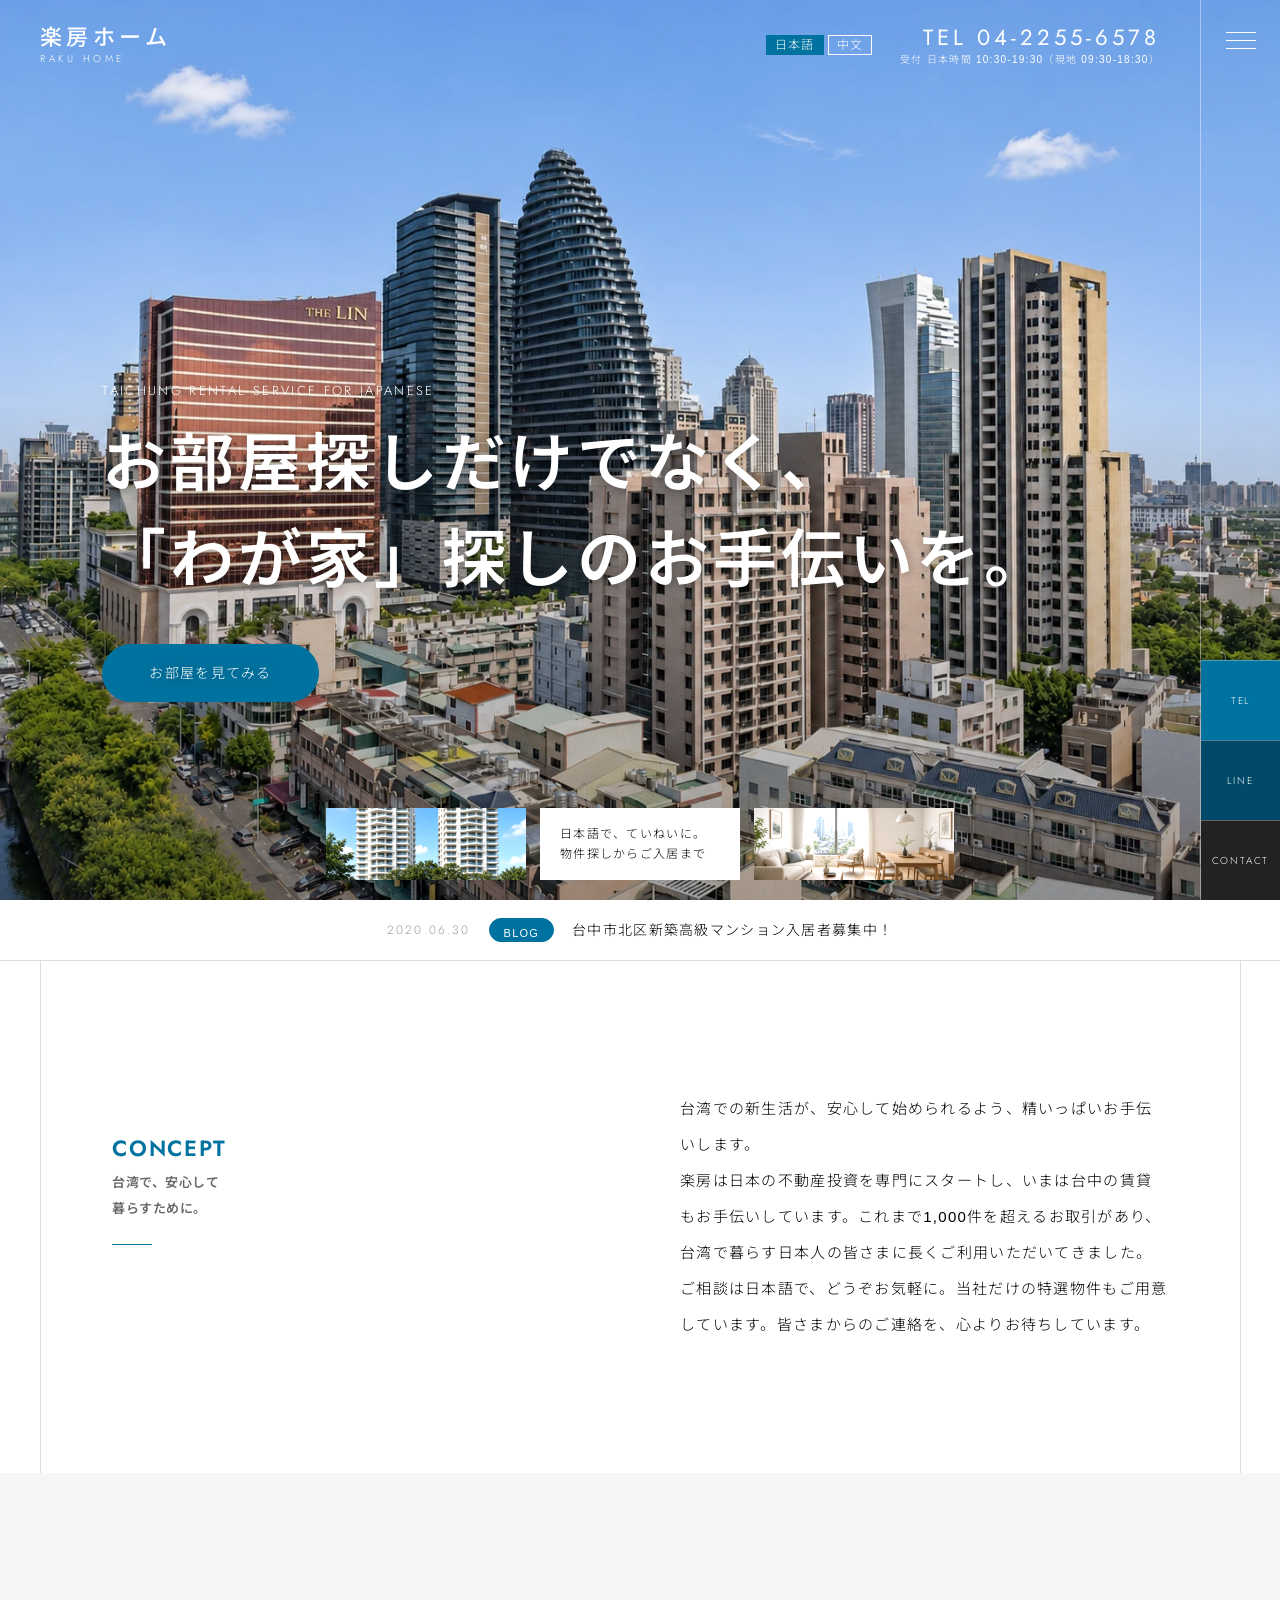
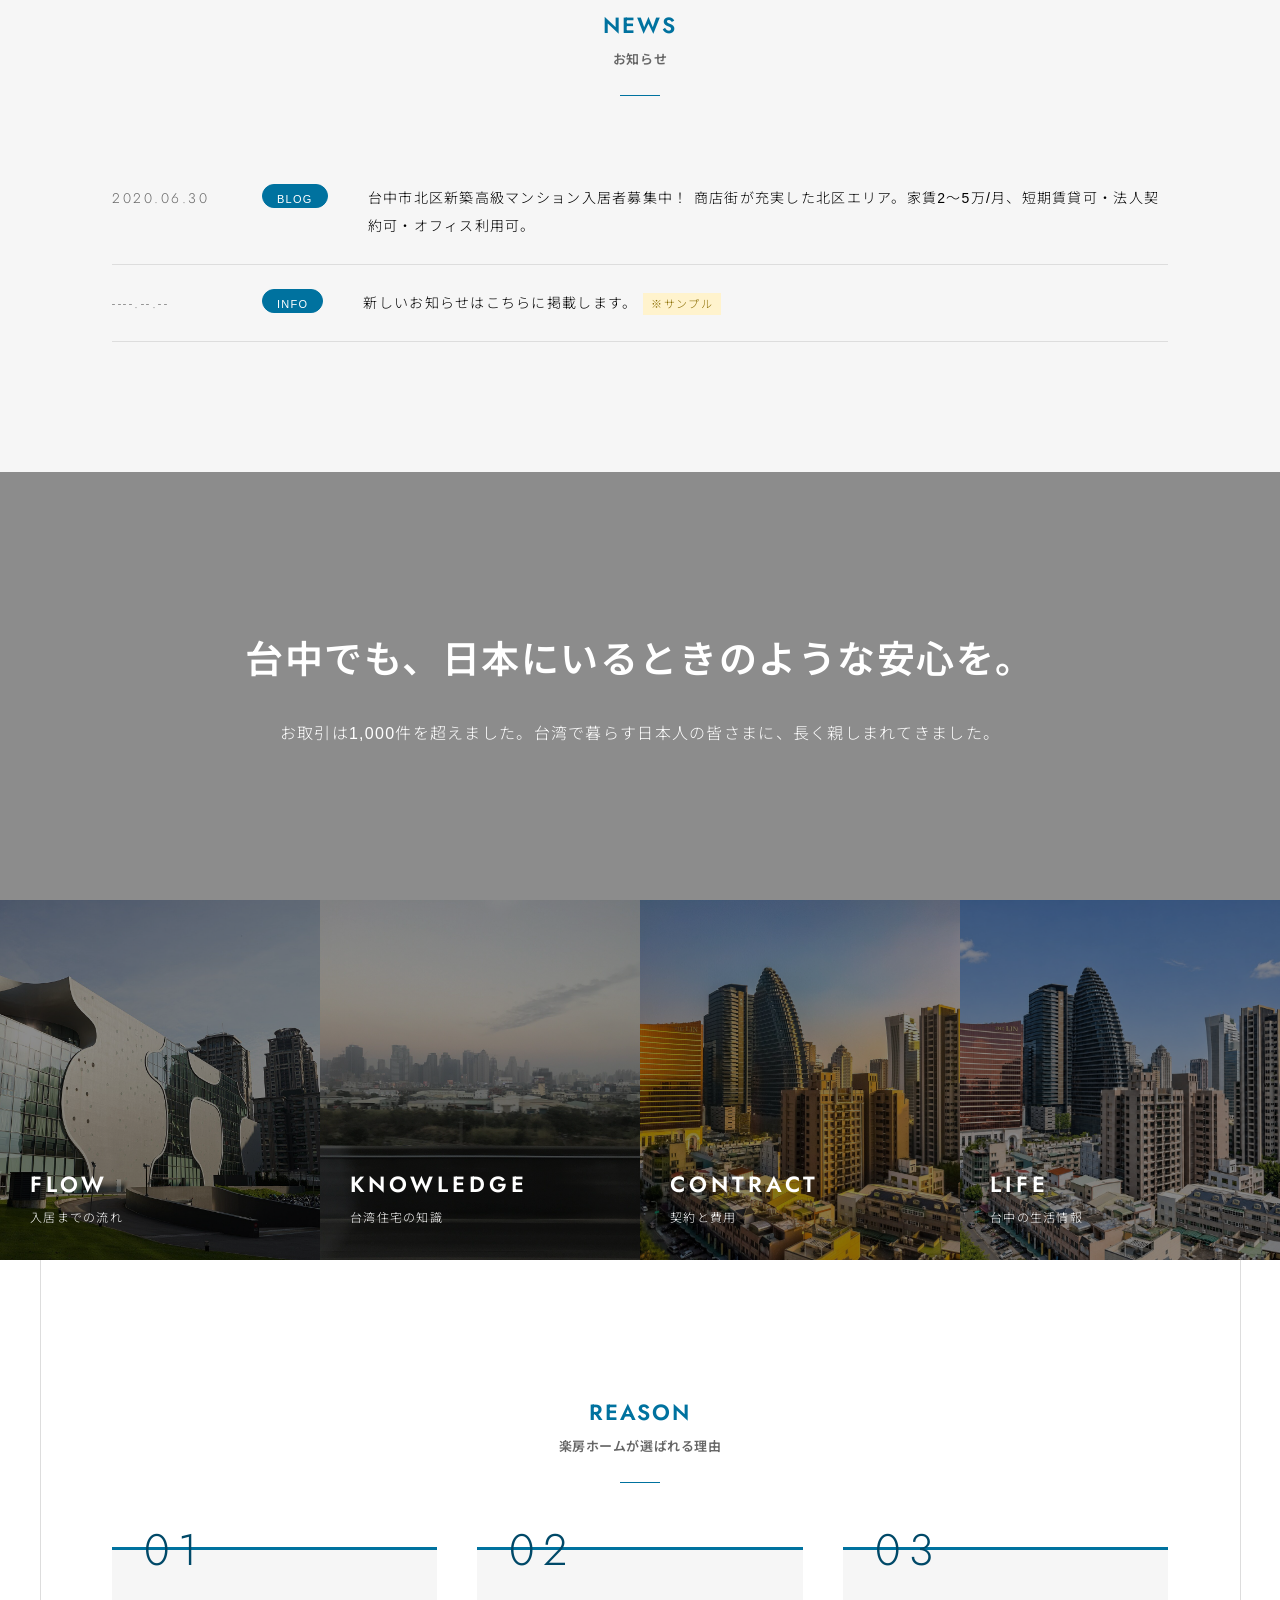
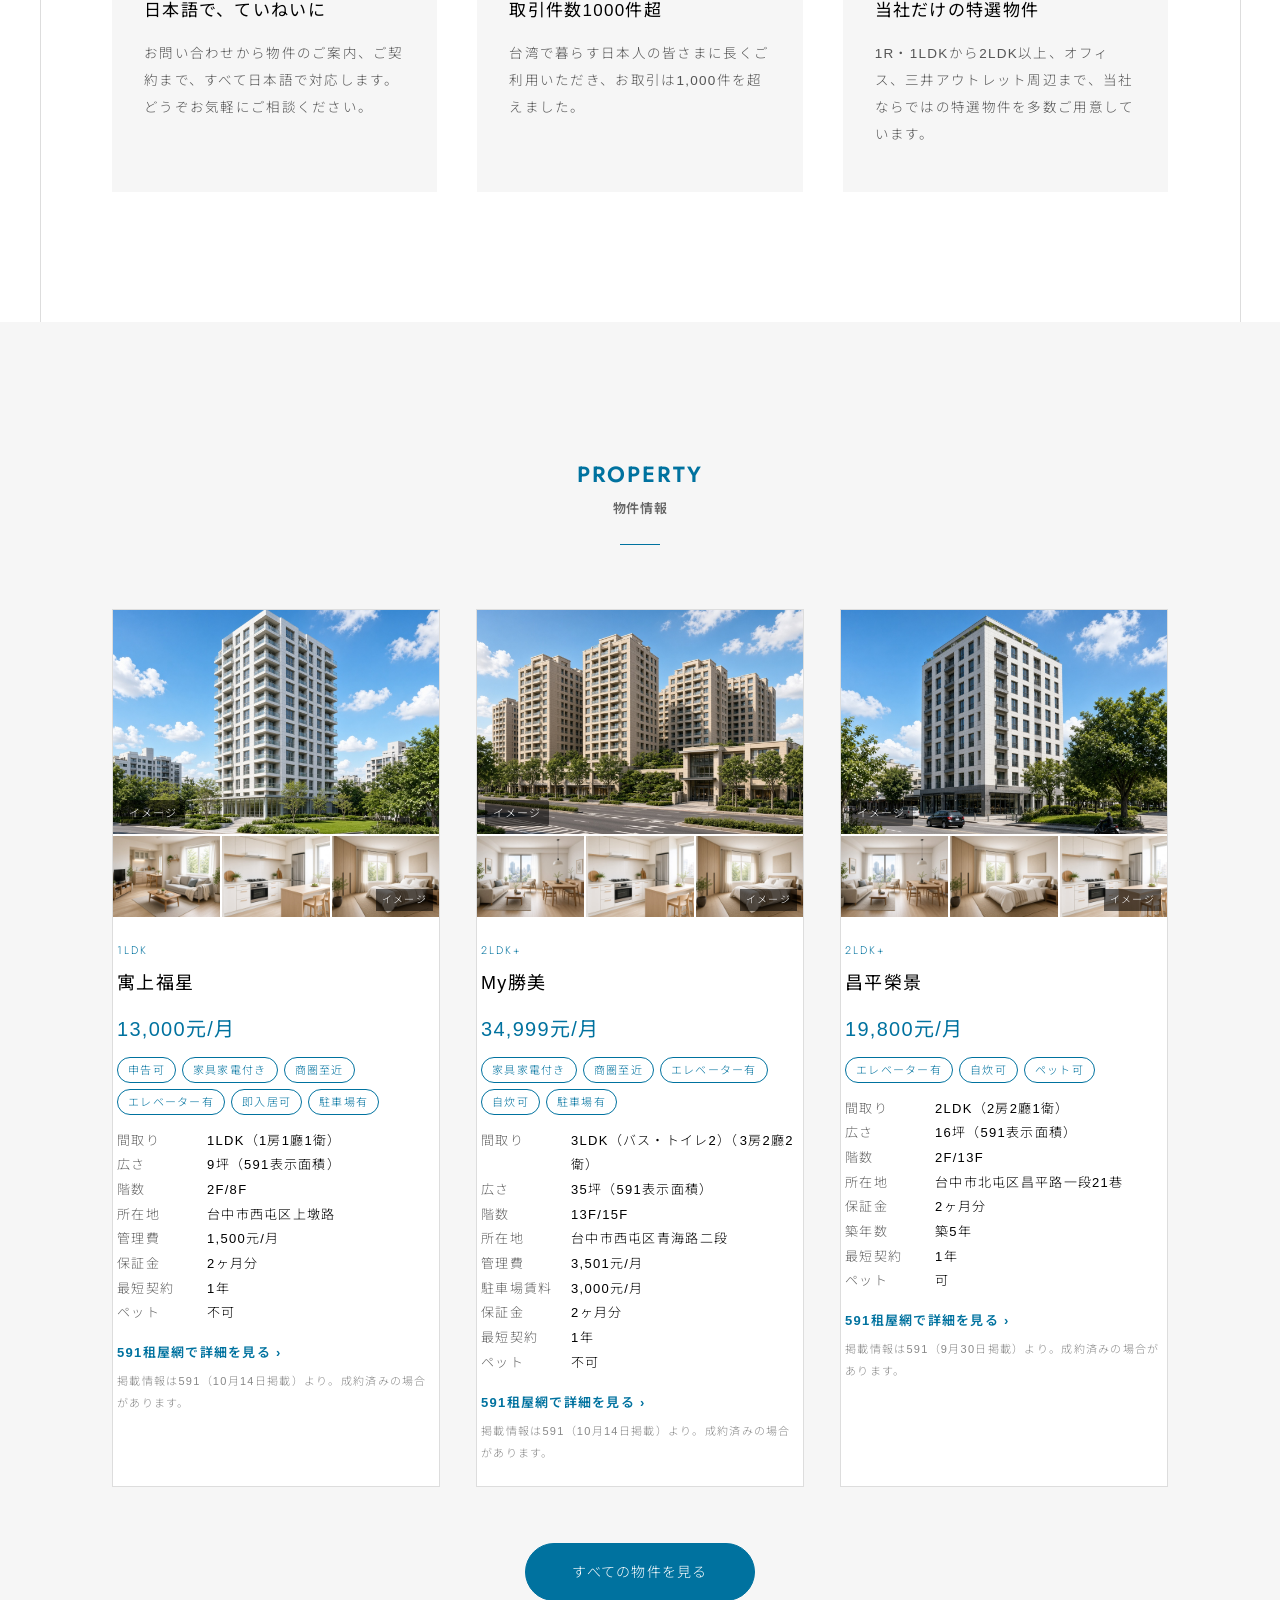
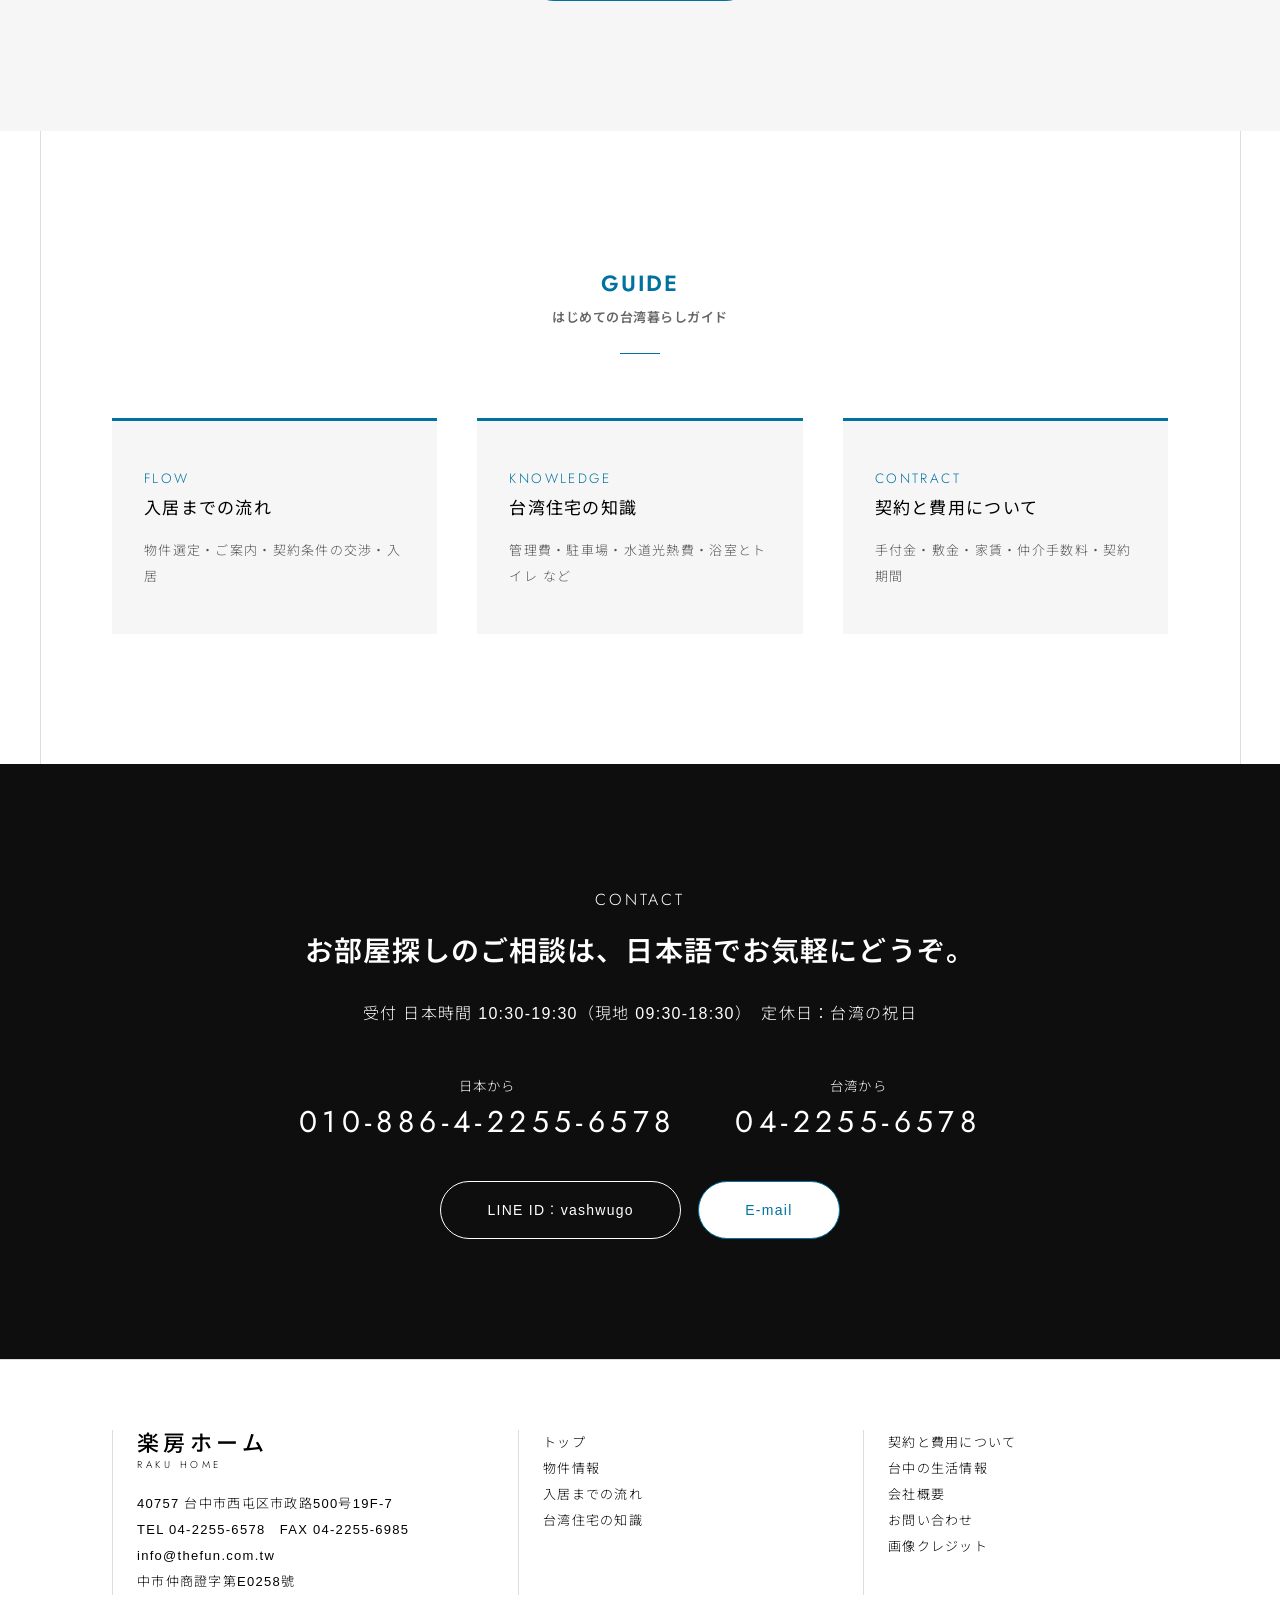
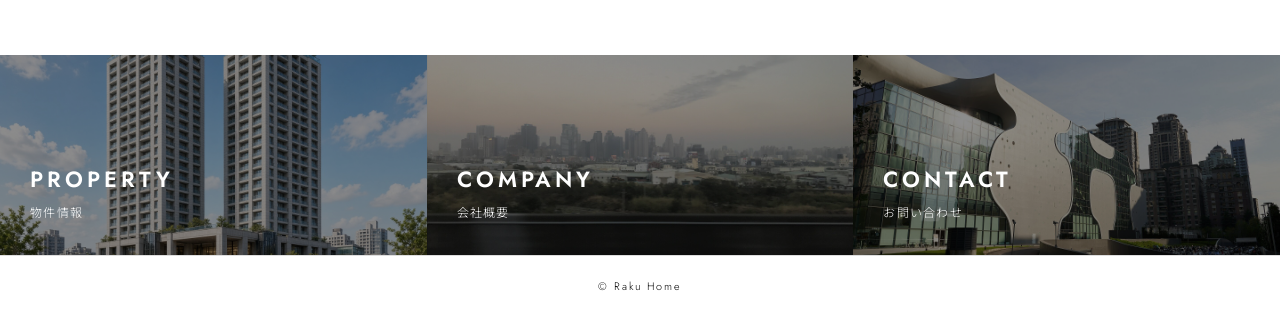
<file: index.html>
<!DOCTYPE html><html lang="ja"><head><meta charset="utf-8"><meta name="viewport" content="width=device-width,initial-scale=1">
<title>台中の日本人向け賃貸｜楽房ホーム Raku Home</title><meta name="description" content="台中で暮らす日本人のための賃貸仲介「楽房ホーム」。日本語で、物件探しからご契約・ご入居までていねいにお手伝いします。">
<meta property="og:title" content="台中の日本人向け賃貸｜楽房ホーム Raku Home">
<meta property="og:description" content="台中で暮らす日本人のための賃貸仲介「楽房ホーム」。日本語で、物件探しからご契約・ご入居までていねいにお手伝いします。">
<meta property="og:type" content="website">
<meta property="og:url" content="https://raku.thefun.com.tw/index.html">
<meta property="og:image" content="https://raku.thefun.com.tw/img/og.jpg">
<meta property="og:image:width" content="1200">
<meta property="og:image:height" content="630">
<meta property="og:image:alt" content="台中の街並み｜楽房ホーム Raku Home">
<meta property="og:site_name" content="楽房ホーム">
<meta property="og:locale" content="ja_JP">
<meta name="twitter:card" content="summary_large_image">
<meta name="twitter:image" content="https://raku.thefun.com.tw/img/og.jpg">
<link rel="preconnect" href="https://fonts.googleapis.com"><link href="https://fonts.googleapis.com/css2?family=Jost:wght@300;400&family=Noto+Sans+JP:wght@300;400;500&family=Noto+Sans+TC:wght@300;400&display=swap" rel="stylesheet">
<link rel="stylesheet" href="css/style.css"></head><body class="">
<header class="hd"><a class="logo" href="index.html"><b>楽房ホーム</b><small class="en">RAKU HOME</small></a>
<div class="hd-r"><div class="lang"><a href="index.html" class="on">日本語</a><a href="zh/index.html" class="">中文</a></div><div class="hd-tel"><b class="en">TEL 04-2255-6578</b><small>受付 日本時間 10:30-19:30（現地 09:30-18:30）</small></div></div></header>
<aside class="side"><button class="burger" aria-label="menu"><span></span><span></span><span></span></button>
<div class="side-btns"><a href="tel:+886422556578"><span class="en">TEL</span></a><a class="line" href="https://line.me/ti/p/~vashwugo"><span class="en">LINE</span></a><a href="contact.html"><span class="en">CONTACT</span></a></div></aside>
<nav class="nav"><ul><li><a href="index.html"><span class="en">TOP</span>トップ</a></li><li><a href="properties.html"><span class="en">PROPERTY</span>物件情報</a></li><li><a href="flow.html"><span class="en">FLOW</span>入居までの流れ</a></li><li><a href="knowledge.html"><span class="en">KNOWLEDGE</span>台湾住宅の知識</a></li><li><a href="contract.html"><span class="en">CONTRACT</span>契約と費用について</a></li><li><a href="life.html"><span class="en">LIFE</span>台中の生活情報</a></li><li><a href="company.html"><span class="en">COMPANY</span>会社概要</a></li><li><a href="contact.html"><span class="en">CONTACT</span>お問い合わせ</a></li></ul></nav>
<section class="fv"><div class="fv-img"></div><div class="fv-tx"><p class="en">TAICHUNG RENTAL SERVICE FOR JAPANESE</p><h1>お部屋探しだけでなく、<br><em>「わが家」</em>探しのお手伝いを。</h1><a class="btn" href="properties.html">お部屋を見てみる</a></div><span class="scroll en">SCROLL</span><div class="fv-th"><a href="properties.html"><img src="img/ai_ext_jingruifun.jpg" alt=""></a><a class="tx" href="flow.html">日本語で、ていねいに。<br>物件探しからご入居まで</a><a href="properties.html#2ldk"><img src="img/ai_int_living1.jpg" alt=""></a></div></section><div class="tick"><time class="en">2020.06.30</time><span class="tag">BLOG</span><a href="#news">台中市北区新築高級マンション入居者募集中！</a></div>
<section class="sec"><div class="wrap concept"><div class="rv"><div class="ttl l"><span class="en">CONCEPT</span><h2>台湾で、安心して<br>暮らすために。</h2></div></div>
<div class="rv"><p>台湾での新生活が、安心して始められるよう、精いっぱいお手伝いします。</p><p>楽房は日本の不動産投資を専門にスタートし、いまは台中の賃貸もお手伝いしています。これまで1,000件を超えるお取引があり、台湾で暮らす日本人の皆さまに長くご利用いただいてきました。</p><p>ご相談は日本語で、どうぞお気軽に。当社だけの特選物件もご用意しています。皆さまからのご連絡を、心よりお待ちしています。</p></div></div></section>
<section class="sec gray" id="news"><div class="wrap"><div class="ttl rv"><span class="en">NEWS</span><h2>お知らせ</h2></div><ul class="news rv">
<li><time class="en">2020.06.30</time><span class="tag">BLOG</span><a href="#">台中市北区新築高級マンション入居者募集中！ 商店街が充実した北区エリア。家賃2～5万/月、短期賃貸可・法人契約可・オフィス利用可。</a></li>
<li><time class="en">----.--.--</time><span class="tag">INFO</span><span>新しいお知らせはこちらに掲載します。<span class="sample">※サンプル</span></span></li></ul></div></section>
<section class="band" style="background-image:url(img/skyline2.jpg)"><div class="wrap rv"><h2>台中でも、日本にいるときのような安心を。</h2><p>お取引は1,000件を超えました。台湾で暮らす日本人の皆さまに、長く親しまれてきました。</p></div></section>
<section class="panels"><a href="flow.html" style="background-image:url(img/theater.jpg)"><b class="en">FLOW</b><span>入居までの流れ</span></a><a href="knowledge.html" style="background-image:url(img/skyline2.jpg)"><b class="en">KNOWLEDGE</b><span>台湾住宅の知識</span></a><a href="contract.html" style="background-image:url(img/hero.jpg)"><b class="en">CONTRACT</b><span>契約と費用</span></a><a href="life.html" style="background-image:url(img/hero_blue.jpg)"><b class="en">LIFE</b><span>台中の生活情報</span></a></section>
<section class="sec"><div class="wrap"><div class="ttl rv"><span class="en">REASON</span><h2>楽房ホームが選ばれる理由</h2></div><div class="feat"><div class="rv" style="background:var(--bg2)"><span class="no en">01</span><h3>日本語で、ていねいに</h3><p>お問い合わせから物件のご案内、ご契約まで、すべて日本語で対応します。どうぞお気軽にご相談ください。</p></div><div class="rv" style="background:var(--bg2)"><span class="no en">02</span><h3>取引件数1000件超</h3><p>台湾で暮らす日本人の皆さまに長くご利用いただき、お取引は1,000件を超えました。</p></div><div class="rv" style="background:var(--bg2)"><span class="no en">03</span><h3>当社だけの特選物件</h3><p>1R・1LDKから2LDK以上、オフィス、三井アウトレット周辺まで、当社ならではの特選物件を多数ご用意しています。</p></div></div></div></section>
<section class="sec gray"><div class="wrap"><div class="ttl rv"><span class="en">PROPERTY</span><h2>物件情報</h2></div><div class="cards"><article class="card rv"><div class="ph" style="position:relative"><img src="img/ai_ext_yushangfuxing.jpg" alt="寓上福星（イメージ）" loading="lazy"><span class="img-lbl">イメージ</span></div><div class="thumbs"><img src="img/ai_int_1ldk.jpg" alt="" loading="lazy"><img src="img/ai_int_kitchen.jpg" alt="" loading="lazy"><img src="img/ai_int_bed1.jpg" alt="" loading="lazy"></div><div class="bd"><p class="type en">1LDK</p><h3>寓上福星</h3><p class="rent">13,000元/月</p>
<p class="fts"><span>申告可</span><span>家具家電付き</span><span>商圏至近</span><span>エレベーター有</span><span>即入居可</span><span>駐車場有</span></p><dl><dt>間取り</dt><dd>1LDK（1房1廳1衛）</dd><dt>広さ</dt><dd>9坪（591表示面積）</dd><dt>階数</dt><dd>2F/8F</dd><dt>所在地</dt><dd>台中市西屯区上墩路</dd><dt>管理費</dt><dd>1,500元/月</dd><dt>保証金</dt><dd>2ヶ月分</dd><dt>最短契約</dt><dd>1年</dd><dt>ペット</dt><dd>不可</dd></dl><p class="src"><a href="https://rent.591.com.tw/22178892" target="_blank" rel="noopener">591租屋網で詳細を見る ›</a><small>掲載情報は591（10月14日掲載）より。成約済みの場合があります。</small></p></div></article><article class="card rv"><div class="ph" style="position:relative"><img src="img/ai_ext_myshengmei.jpg" alt="My勝美（イメージ）" loading="lazy"><span class="img-lbl">イメージ</span></div><div class="thumbs"><img src="img/ai_int_living1.jpg" alt="" loading="lazy"><img src="img/ai_int_kitchen.jpg" alt="" loading="lazy"><img src="img/ai_int_bed1.jpg" alt="" loading="lazy"></div><div class="bd"><p class="type en">2LDK+</p><h3>My勝美</h3><p class="rent">34,999元/月</p>
<p class="fts"><span>家具家電付き</span><span>商圏至近</span><span>エレベーター有</span><span>自炊可</span><span>駐車場有</span></p><dl><dt>間取り</dt><dd>3LDK（バス・トイレ2）（3房2廳2衛）</dd><dt>広さ</dt><dd>35坪（591表示面積）</dd><dt>階数</dt><dd>13F/15F</dd><dt>所在地</dt><dd>台中市西屯区青海路二段</dd><dt>管理費</dt><dd>3,501元/月</dd><dt>駐車場賃料</dt><dd>3,000元/月</dd><dt>保証金</dt><dd>2ヶ月分</dd><dt>最短契約</dt><dd>1年</dd><dt>ペット</dt><dd>不可</dd></dl><p class="src"><a href="https://rent.591.com.tw/22178156" target="_blank" rel="noopener">591租屋網で詳細を見る ›</a><small>掲載情報は591（10月14日掲載）より。成約済みの場合があります。</small></p></div></article><article class="card rv"><div class="ph" style="position:relative"><img src="img/ai_ext_changping.jpg" alt="昌平榮景（イメージ）" loading="lazy"><span class="img-lbl">イメージ</span></div><div class="thumbs"><img src="img/ai_int_living1.jpg" alt="" loading="lazy"><img src="img/ai_int_bed1.jpg" alt="" loading="lazy"><img src="img/ai_int_kitchen.jpg" alt="" loading="lazy"></div><div class="bd"><p class="type en">2LDK+</p><h3>昌平榮景</h3><p class="rent">19,800元/月</p>
<p class="fts"><span>エレベーター有</span><span>自炊可</span><span>ペット可</span></p><dl><dt>間取り</dt><dd>2LDK（2房2廳1衛）</dd><dt>広さ</dt><dd>16坪（591表示面積）</dd><dt>階数</dt><dd>2F/13F</dd><dt>所在地</dt><dd>台中市北屯区昌平路一段21巷</dd><dt>保証金</dt><dd>2ヶ月分</dd><dt>築年数</dt><dd>築5年</dd><dt>最短契約</dt><dd>1年</dd><dt>ペット</dt><dd>可</dd></dl><p class="src"><a href="https://rent.591.com.tw/22092229" target="_blank" rel="noopener">591租屋網で詳細を見る ›</a><small>掲載情報は591（9月30日掲載）より。成約済みの場合があります。</small></p></div></article></div>
<p style="text-align:center;margin-top:56px"><a class="btn ghost" href="properties.html">すべての物件を見る</a></p></div></section>
<section class="sec"><div class="wrap"><div class="ttl rv"><span class="en">GUIDE</span><h2>はじめての台湾暮らしガイド</h2></div><div class="feat">
<a class="rv" href="flow.html" style="background:var(--bg2);padding:44px 32px"><p class="en" style="color:var(--ac)">FLOW</p><h3 style="font-weight:400">入居までの流れ</h3><p style="font-size:13px">物件選定・ご案内・契約条件の交渉・入居</p></a>
<a class="rv" href="knowledge.html" style="background:var(--bg2);padding:44px 32px"><p class="en" style="color:var(--ac)">KNOWLEDGE</p><h3 style="font-weight:400">台湾住宅の知識</h3><p style="font-size:13px">管理費・駐車場・水道光熱費・浴室とトイレ など</p></a>
<a class="rv" href="contract.html" style="background:var(--bg2);padding:44px 32px"><p class="en" style="color:var(--ac)">CONTRACT</p><h3 style="font-weight:400">契約と費用について</h3><p style="font-size:13px">手付金・敷金・家賃・仲介手数料・契約期間</p></a></div></div></section>
<section class="cta"><p class="en">CONTACT</p><h2>お部屋探しのご相談は、日本語でお気軽にどうぞ。</h2><p>受付 日本時間 10:30-19:30（現地 09:30-18:30）　定休日：台湾の祝日</p>
<div class="tels"><div><small>日本から</small><b class="en">010-886-4-2255-6578</b></div><div><small>台湾から</small><b class="en">04-2255-6578</b></div></div>
<a class="btn ln" href="https://line.me/ti/p/~vashwugo">LINE ID：vashwugo</a>　<a class="btn" href="mailto:info@thefun.com.tw">E-mail</a></section>
<footer class="ft"><div class="wrap"><div><a class="logo" href="#"><b>楽房ホーム</b><small class="en">RAKU HOME</small></a><p style="margin-top:20px">40757 台中市西屯区市政路500号19F-7<br>TEL 04-2255-6578　FAX 04-2255-6985<br>info@thefun.com.tw<br>中市仲商證字第E0258號</p></div>
<ul><li><a href="index.html">トップ</a></li><li><a href="properties.html">物件情報</a></li><li><a href="flow.html">入居までの流れ</a></li><li><a href="knowledge.html">台湾住宅の知識</a></li></ul><ul><li><a href="contract.html">契約と費用について</a></li><li><a href="life.html">台中の生活情報</a></li><li><a href="company.html">会社概要</a></li><li><a href="contact.html">お問い合わせ</a></li><li><a href="credits.html">画像クレジット</a></li></ul></div>
<div class="ft-bn"><a href="properties.html" style="background-image:url(img/ai_ext_shizheng1.jpg)"><b class="en">PROPERTY</b><span>物件情報</span></a><a href="company.html" style="background-image:url(img/skyline2.jpg)"><b class="en">COMPANY</b><span>会社概要</span></a><a href="contact.html" style="background-image:url(img/theater.jpg)"><b class="en">CONTACT</b><span>お問い合わせ</span></a></div><small class="cp en">© Raku Home</small></footer><script src="js/main.js"></script></body></html>
</file>
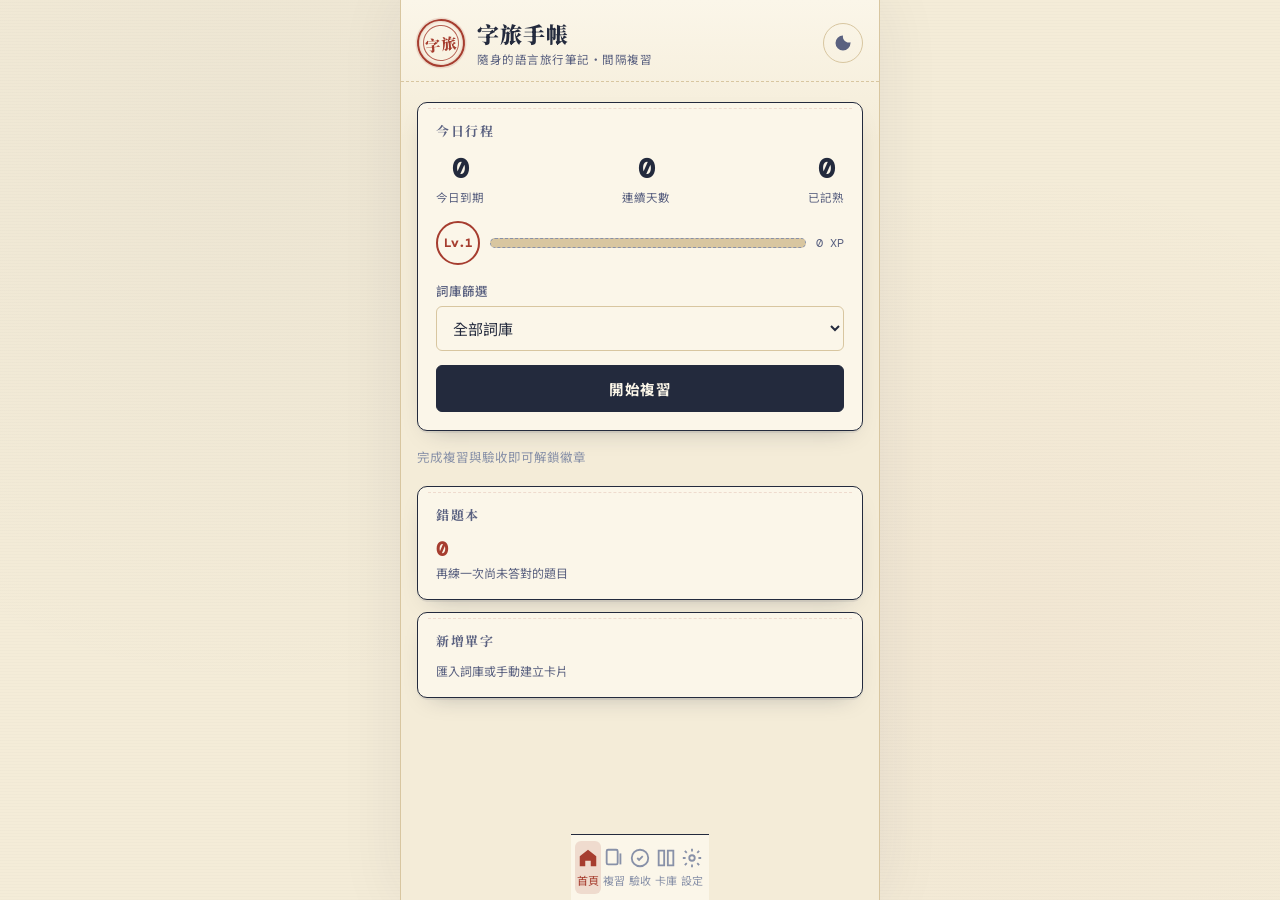
<file: flashcards/index.html>
<!DOCTYPE html>
<html lang="zh-Hant">
<head>
<meta charset="UTF-8">
<meta name="viewport" content="width=device-width, initial-scale=1, viewport-fit=cover">
<title>字旅手帳｜外語單字複習筆記</title>
<meta name="description" content="字旅手帳：用艾賓浩斯間隔複習法背外語單字的純靜態網站，支援西文／英文／日文入門詞庫。">
<meta name="theme-color" content="#f4ecd8">
<link rel="manifest" href="manifest.webmanifest">
<link rel="icon" href="data:image/svg+xml,%3Csvg xmlns='http://www.w3.org/2000/svg' viewBox='0 0 100 100'%3E%3Ccircle cx='50' cy='50' r='46' fill='%23f4ecd8' stroke='%23a63d2f' stroke-width='5'/%3E%3Ctext x='50' y='64' font-size='40' text-anchor='middle' fill='%23a63d2f' font-family='serif'%3E字%3C/text%3E%3C/svg%3E">
<link rel="preconnect" href="https://fonts.googleapis.com">
<link rel="preconnect" href="https://fonts.gstatic.com" crossorigin>
<link href="https://fonts.googleapis.com/css2?family=Noto+Serif+TC:wght@500;700;900&family=Noto+Sans+TC:wght@400;500;700&family=DM+Mono:wght@400;500&display=swap" rel="stylesheet">
<link rel="stylesheet" href="css/styles.css">
</head>
<body>

<div class="app-shell">

  <!-- ===================== 頁首：護照封面風格 ===================== -->
  <header class="app-header">
    <div class="stamp-mark" aria-hidden="true">
      <span class="stamp-mark__ring"></span>
      <span class="stamp-mark__char">字旅</span>
    </div>
    <div class="app-header__text">
      <h1 class="app-title">字旅手帳</h1>
      <p class="app-subtitle">隨身的語言旅行筆記・間隔複習</p>
    </div>
    <button id="btn-toggle-theme" class="icon-btn icon-btn--ghost" type="button" aria-label="切換深淺色主題">
      <svg viewBox="0 0 24 24" width="20" height="20" aria-hidden="true"><path d="M12 3a9 9 0 1 0 9 9c0-.3 0-.6-.05-.9A7 7 0 0 1 12 3Z" fill="currentColor"/></svg>
    </button>
  </header>

  <!-- ===================== 主要內容 ===================== -->
  <main class="app-main" id="app-main">

    <!-- ---------- 首頁儀表板 ---------- -->
    <section id="view-home" class="view" data-view="home">
      <div class="ticket-card ticket-card--hero">
        <p class="ticket-card__label">今日行程</p>
        <div class="hero-stats">
          <div class="hero-stat">
            <span class="hero-stat__value" id="stat-due">0</span>
            <span class="hero-stat__label">今日到期</span>
          </div>
          <div class="hero-stat">
            <span class="hero-stat__value" id="stat-streak">0</span>
            <span class="hero-stat__label">連續天數</span>
          </div>
          <div class="hero-stat">
            <span class="hero-stat__value" id="stat-mastered">0</span>
            <span class="hero-stat__label">已記熟</span>
          </div>
        </div>
        <div class="level-row">
          <div class="level-ring" aria-hidden="true"><span id="stat-level">Lv.1</span></div>
          <div class="xp-bar" role="img" aria-label="經驗值進度">
            <div class="xp-bar__fill" id="xp-bar-fill"></div>
          </div>
          <span class="xp-text" id="xp-text">0 XP</span>
        </div>
        <label class="field field--inline">
          <span class="field__label">詞庫篩選</span>
          <select id="home-filter" aria-label="選擇要複習的詞庫"></select>
        </label>
        <button id="btn-start-review" class="btn btn--primary btn--block" type="button">開始複習</button>
      </div>

      <div class="badge-strip" id="badge-strip" aria-label="已解鎖成就"></div>

      <div class="quick-links">
        <button id="link-mistakes-home" class="ticket-card ticket-card--link" type="button" data-navto="mistakes">
          <span class="ticket-card__label">錯題本</span>
          <span class="quick-links__count" id="mistakes-count-home">0</span>
          <span class="quick-links__hint">再練一次尚未答對的題目</span>
        </button>
        <button id="link-add-home" class="ticket-card ticket-card--link" type="button" data-navto="add">
          <span class="ticket-card__label">新增單字</span>
          <span class="quick-links__hint">匯入詞庫或手動建立卡片</span>
        </button>
      </div>
    </section>

    <!-- ---------- 翻卡複習 ---------- -->
    <section id="view-review" class="view" data-view="review" hidden>
      <div class="view-topbar">
        <h2 class="view-title">翻卡複習</h2>
        <span class="view-progress" id="review-progress">0 / 0</span>
      </div>

      <div id="review-empty" class="empty-state" hidden>
        <p class="empty-state__title">今天沒有待複習的卡片</p>
        <p class="empty-state__hint">太棒了！可以去「驗收模式」練習，或新增更多單字。</p>
        <button class="btn btn--secondary" data-navto="home" type="button">回首頁</button>
      </div>

      <div id="review-stage" class="review-stage">
        <div class="flip-perspective">
          <div class="flip-card" id="review-card" role="button" tabindex="0" aria-label="點擊或按空白鍵翻面">
            <div class="flip-card__face flip-card__face--front">
              <span class="lang-tag" id="review-front-lang">ES</span>
              <p class="flip-card__term" id="review-front-term">—</p>
              <p class="flip-card__reading" id="review-front-reading"></p>
              <button class="icon-btn icon-btn--sound" id="review-pronounce" type="button" aria-label="播放發音">
                <svg viewBox="0 0 24 24" width="18" height="18" aria-hidden="true"><path d="M3 10v4h4l5 5V5L7 10H3Zm13.5 2a4.5 4.5 0 0 0-2.5-4.03v8.06A4.5 4.5 0 0 0 16.5 12Z" fill="currentColor"/></svg>
              </button>
              <span class="flip-card__hint">點卡片或按空白鍵看答案</span>
            </div>
            <div class="flip-card__face flip-card__face--back">
              <p class="flip-card__meaning" id="review-back-meaning">—</p>
              <p class="flip-card__example" id="review-back-example"></p>
              <span class="flip-card__hint">覺得自己記得嗎？</span>
            </div>
          </div>
        </div>

        <div class="grade-row" id="review-grade-row" hidden>
          <button class="btn btn--forget" id="review-btn-forget" type="button">不熟（←）</button>
          <button class="btn btn--remember" id="review-btn-remember" type="button">記得（→）</button>
        </div>
        <button class="btn btn--outline btn--block" id="review-flip-btn" type="button">翻面（空白鍵）</button>
      </div>

      <div id="review-summary" class="overlay-card" hidden>
        <p class="overlay-card__title">本輪複習完成！</p>
        <p class="overlay-card__body">記得 <strong id="review-summary-remember">0</strong> 張・不熟 <strong id="review-summary-forget">0</strong> 張・獲得 <strong id="review-summary-xp">0</strong> XP</p>
        <div class="overlay-card__actions">
          <button class="btn btn--secondary" data-navto="home" type="button">回首頁</button>
          <button class="btn btn--primary" data-navto="quiz" type="button">前往驗收</button>
        </div>
      </div>
    </section>

    <!-- ---------- 驗收模式 ---------- -->
    <section id="view-quiz" class="view" data-view="quiz" hidden>
      <div class="view-topbar">
        <h2 class="view-title">驗收模式</h2>
        <span class="view-progress" id="quiz-progress">0 / 0</span>
      </div>

      <div class="tab-row" id="quiz-tabs" role="tablist" aria-label="驗收模式選擇">
        <button class="tab-btn is-active" data-mode="choice" type="button" role="tab" aria-selected="true">選擇題</button>
        <button class="tab-btn" data-mode="spelling" type="button" role="tab" aria-selected="false">拼字</button>
        <button class="tab-btn" data-mode="listen" type="button" role="tab" aria-selected="false">聽音選字</button>
      </div>

      <div class="quiz-controls">
        <label class="field field--inline">
          <span class="field__label">詞庫</span>
          <select id="quiz-filter" aria-label="選擇驗收詞庫"></select>
        </label>
        <label class="field field--inline" id="quiz-direction-field">
          <span class="field__label">方向</span>
          <select id="quiz-direction" aria-label="選擇題方向">
            <option value="fl2cn">外語 → 中文</option>
            <option value="cn2fl">中文 → 外語</option>
          </select>
        </label>
      </div>

      <div id="quiz-empty" class="empty-state" hidden>
        <p class="empty-state__title">這個詞庫的卡片不夠出題</p>
        <p class="empty-state__hint">選擇題至少需要 4 張卡片，請先匯入詞庫或新增單字。</p>
        <button class="btn btn--secondary" data-navto="add" type="button">前往新增單字</button>
      </div>

      <div id="quiz-stage" class="quiz-stage">
        <div class="ticket-card quiz-prompt-card">
          <span class="lang-tag" id="quiz-lang-tag">ES</span>
          <p class="quiz-prompt" id="quiz-prompt">—</p>
          <p class="quiz-prompt__reading" id="quiz-prompt-reading"></p>

          <!-- 選擇題 / 聽音選字 共用的選項容器 -->
          <div class="quiz-options" id="quiz-options" role="group" aria-label="選項"></div>

          <!-- 聽音選字：播放鍵 + 無語音降級提示 -->
          <div id="quiz-listen-controls" class="listen-controls" hidden>
            <button class="btn btn--outline" id="quiz-listen-play" type="button">🔊 播放發音</button>
            <p class="listen-fallback" id="quiz-listen-fallback" hidden>此裝置不支援語音合成，已改為直接顯示外語詞。</p>
          </div>

          <!-- 拼字 -->
          <div id="quiz-spell-controls" class="spell-controls" hidden>
            <input type="text" id="quiz-spell-input" class="text-input" autocomplete="off" autocapitalize="off" spellcheck="false" placeholder="輸入外語拼字" aria-label="輸入外語拼字答案">
            <button class="btn btn--primary" id="quiz-spell-submit" type="button">送出</button>
            <p class="spell-feedback" id="quiz-spell-feedback"></p>
          </div>
        </div>
        <p class="quiz-score">本輪答對 <span id="quiz-score">0</span> 題</p>
      </div>

      <div id="quiz-summary" class="overlay-card" hidden>
        <p class="overlay-card__title">驗收完成！</p>
        <p class="overlay-card__body">答對 <strong id="quiz-summary-correct">0</strong> / <strong id="quiz-summary-total">0</strong> 題，獲得 <strong id="quiz-summary-xp">0</strong> XP</p>
        <div class="overlay-card__actions">
          <button class="btn btn--secondary" data-navto="home" type="button">回首頁</button>
          <button class="btn btn--primary" id="quiz-summary-retry" type="button">再來一輪</button>
        </div>
      </div>
    </section>

    <!-- ---------- 卡片庫 ---------- -->
    <section id="view-library" class="view" data-view="library" hidden>
      <div class="view-topbar">
        <h2 class="view-title">卡片庫</h2>
        <button class="btn btn--primary btn--small" id="lib-add-btn" type="button" data-navto="add">＋ 新增單字</button>
      </div>

      <div class="library-filters">
        <input type="search" id="lib-search" class="text-input" placeholder="搜尋外語詞／中文意思" aria-label="搜尋卡片">
        <div class="library-filters__row">
          <select id="lib-filter-pack" aria-label="依詞庫篩選"></select>
          <select id="lib-filter-category" aria-label="依分類篩選"></select>
        </div>
      </div>

      <p class="library-count" id="lib-count">共 0 張卡片</p>

      <div id="lib-empty" class="empty-state" hidden>
        <p class="empty-state__title">卡片庫是空的</p>
        <p class="empty-state__hint">先匯入內建詞庫，或手動新增第一張卡片吧。</p>
        <button class="btn btn--secondary" data-navto="add" type="button">前往新增單字</button>
      </div>

      <ul class="card-list" id="lib-list"></ul>
    </section>

    <!-- ---------- 新增單字 ---------- -->
    <section id="view-add" class="view" data-view="add" hidden>
      <div class="view-topbar">
        <h2 class="view-title">新增單字</h2>
      </div>

      <div class="tab-row" id="add-tabs" role="tablist" aria-label="新增方式選擇">
        <button class="tab-btn is-active" data-tab="import" type="button" role="tab" aria-selected="true">匯入詞庫</button>
        <button class="tab-btn" data-tab="manual" type="button" role="tab" aria-selected="false">手動新增</button>
        <button class="tab-btn" data-tab="batch" type="button" role="tab" aria-selected="false">批次貼上</button>
      </div>

      <!-- 匯入內建詞庫 -->
      <div class="add-panel" id="add-panel-import">
        <p class="panel-hint">一鍵加入原創編寫的入門詞庫，重複匯入不會產生重複卡片。</p>
        <div id="add-import-list" class="pack-list"></div>
      </div>

      <!-- 手動新增 -->
      <div class="add-panel" id="add-panel-manual" hidden>
        <form id="add-manual-form" class="form-grid">
          <label class="field">
            <span class="field__label">語言</span>
            <select id="manual-lang" name="lang">
              <option value="es">西文</option>
              <option value="en">英文</option>
              <option value="ja">日文</option>
            </select>
          </label>
          <label class="field">
            <span class="field__label">外語詞 *</span>
            <input type="text" id="manual-term" name="term" class="text-input" required>
          </label>
          <label class="field">
            <span class="field__label">中文意思 *</span>
            <input type="text" id="manual-meaning" name="meaning" class="text-input" required>
          </label>
          <label class="field">
            <span class="field__label">讀音（選填，日文可填羅馬拼音）</span>
            <input type="text" id="manual-reading" name="reading" class="text-input">
          </label>
          <label class="field">
            <span class="field__label">分類（選填）</span>
            <input type="text" id="manual-category" name="category" class="text-input" placeholder="例如：旅行、生活用品">
          </label>
          <label class="field">
            <span class="field__label">例句（選填）</span>
            <input type="text" id="manual-example" name="example" class="text-input">
          </label>
          <button class="btn btn--primary btn--block" type="submit">加入卡片</button>
        </form>
      </div>

      <!-- 批次貼上 -->
      <div class="add-panel" id="add-panel-batch" hidden>
        <p class="panel-hint">每行一組，格式為「外語 | 中文」或「外語,中文」。</p>
        <label class="field">
          <span class="field__label">語言</span>
          <select id="batch-lang">
            <option value="es">西文</option>
            <option value="en">英文</option>
            <option value="ja">日文</option>
          </select>
        </label>
        <label class="field">
          <span class="field__label">分類（選填，套用於整批）</span>
          <input type="text" id="batch-category" class="text-input" placeholder="例如：自訂">
        </label>
        <textarea id="batch-text" class="textarea-input" rows="6" placeholder="gato | 貓&#10;perro, 狗"></textarea>
        <p class="panel-hint" id="batch-preview">尚未輸入內容</p>
        <button class="btn btn--primary btn--block" id="batch-submit" type="button">加入這批卡片</button>
      </div>
    </section>

    <!-- ---------- 錯題本 ---------- -->
    <section id="view-mistakes" class="view" data-view="mistakes" hidden>
      <div class="view-topbar">
        <h2 class="view-title">錯題本</h2>
      </div>
      <p class="panel-hint">收錄驗收模式中答錯、尚未答對的卡片。在此練習不會影響複習排程。</p>

      <div id="mistakes-empty" class="empty-state" hidden>
        <p class="empty-state__title">目前沒有錯題</p>
        <p class="empty-state__hint">繼續保持，答錯的題目都已經練回來了！</p>
      </div>

      <div id="mistakes-list-wrap">
        <button class="btn btn--primary btn--block" id="mistakes-practice-btn" type="button">開始練習錯題</button>
        <ul class="card-list" id="mistakes-list"></ul>
      </div>

      <!-- 錯題自由練習（選擇題形式） -->
      <div id="mistakes-practice" class="quiz-stage" hidden>
        <div class="view-topbar">
          <span class="view-progress" id="mp-progress">0 / 0</span>
          <button class="btn btn--small btn--outline" id="mp-exit" type="button">結束練習</button>
        </div>
        <div class="ticket-card quiz-prompt-card">
          <span class="lang-tag" id="mp-lang-tag">ES</span>
          <p class="quiz-prompt" id="mp-prompt">—</p>
          <div class="quiz-options" id="mp-options" role="group" aria-label="選項"></div>
        </div>
      </div>
    </section>

    <!-- ---------- 設定 ---------- -->
    <section id="view-settings" class="view" data-view="settings" hidden>
      <div class="view-topbar">
        <h2 class="view-title">設定</h2>
      </div>

      <div class="ticket-card">
        <label class="field">
          <span class="field__label">每日目標張數</span>
          <input type="number" id="set-daily-goal" class="text-input" min="1" max="200">
        </label>
        <label class="field">
          <span class="field__label">預設學習語言（新增單字／發音）</span>
          <select id="set-learn-lang">
            <option value="es">西文</option>
            <option value="en">英文</option>
            <option value="ja">日文</option>
          </select>
        </label>
        <label class="field field--row">
          <span class="field__label">深色模式</span>
          <input type="checkbox" id="set-theme-dark" class="switch-input">
        </label>
        <label class="field field--row">
          <span class="field__label">音效</span>
          <input type="checkbox" id="set-sound" class="switch-input">
        </label>
        <label class="field field--row">
          <span class="field__label">拼字寬鬆比對（忽略西文重音）</span>
          <input type="checkbox" id="set-lax-accent" class="switch-input">
        </label>
      </div>

      <div class="ticket-card">
        <p class="ticket-card__label">成就徽章</p>
        <div class="badge-grid" id="set-achievements"></div>
      </div>

      <div class="ticket-card">
        <p class="ticket-card__label">備份與還原</p>
        <button class="btn btn--outline btn--block" id="set-export-btn" type="button">匯出 JSON 備份</button>
        <label class="btn btn--outline btn--block file-btn">
          匯入 JSON 備份
          <input type="file" id="set-import-file" accept="application/json" hidden>
        </label>
      </div>

      <div class="ticket-card">
        <p class="ticket-card__label">重設</p>
        <button class="btn btn--danger-outline btn--block" id="set-reset-progress" type="button">重設進度（保留卡片）</button>
        <button class="btn btn--danger btn--block" id="set-reset-all" type="button">完全重設（清空卡片與進度）</button>
      </div>
    </section>

  </main>

  <!-- ===================== 底部導覽 ===================== -->
  <nav class="bottom-nav" aria-label="主選單">
    <button class="nav-btn is-active" data-navto="home" type="button" aria-label="首頁">
      <svg viewBox="0 0 24 24" width="22" height="22" aria-hidden="true"><path d="M12 3 3 10v11h6v-6h6v6h6V10z" fill="currentColor"/></svg>
      <span>首頁</span>
    </button>
    <button class="nav-btn" data-navto="review" type="button" aria-label="複習">
      <svg viewBox="0 0 24 24" width="22" height="22" aria-hidden="true"><rect x="4" y="3" width="12" height="16" rx="1.5" fill="none" stroke="currentColor" stroke-width="2"/><path d="M19 7v12" stroke="currentColor" stroke-width="2" fill="none"/></svg>
      <span>複習</span>
    </button>
    <button class="nav-btn" data-navto="quiz" type="button" aria-label="驗收">
      <svg viewBox="0 0 24 24" width="22" height="22" aria-hidden="true"><circle cx="12" cy="12" r="9" fill="none" stroke="currentColor" stroke-width="2"/><path d="M9 12l2 2 4-4" fill="none" stroke="currentColor" stroke-width="2"/></svg>
      <span>驗收</span>
    </button>
    <button class="nav-btn" data-navto="library" type="button" aria-label="卡庫">
      <svg viewBox="0 0 24 24" width="22" height="22" aria-hidden="true"><path d="M4 4h6v16H4zM14 4h6v16h-6z" fill="none" stroke="currentColor" stroke-width="2"/></svg>
      <span>卡庫</span>
    </button>
    <button class="nav-btn" data-navto="settings" type="button" aria-label="設定">
      <svg viewBox="0 0 24 24" width="22" height="22" aria-hidden="true"><circle cx="12" cy="12" r="3" fill="none" stroke="currentColor" stroke-width="2"/><path d="M12 2v3M12 19v3M4.2 4.2l2.1 2.1M17.7 17.7l2.1 2.1M2 12h3M19 12h3M4.2 19.8l2.1-2.1M17.7 6.3l2.1-2.1" stroke="currentColor" stroke-width="2"/></svg>
      <span>設定</span>
    </button>
  </nav>

</div>

<div id="toast" class="toast" role="status" aria-live="polite"></div>

<script src="js/data/packs.js"></script>
<script src="js/storage.js"></script>
<script src="js/srs.js"></script>
<script src="js/tts.js"></script>
<script src="js/app.js"></script>
</body>
</html>
</file>
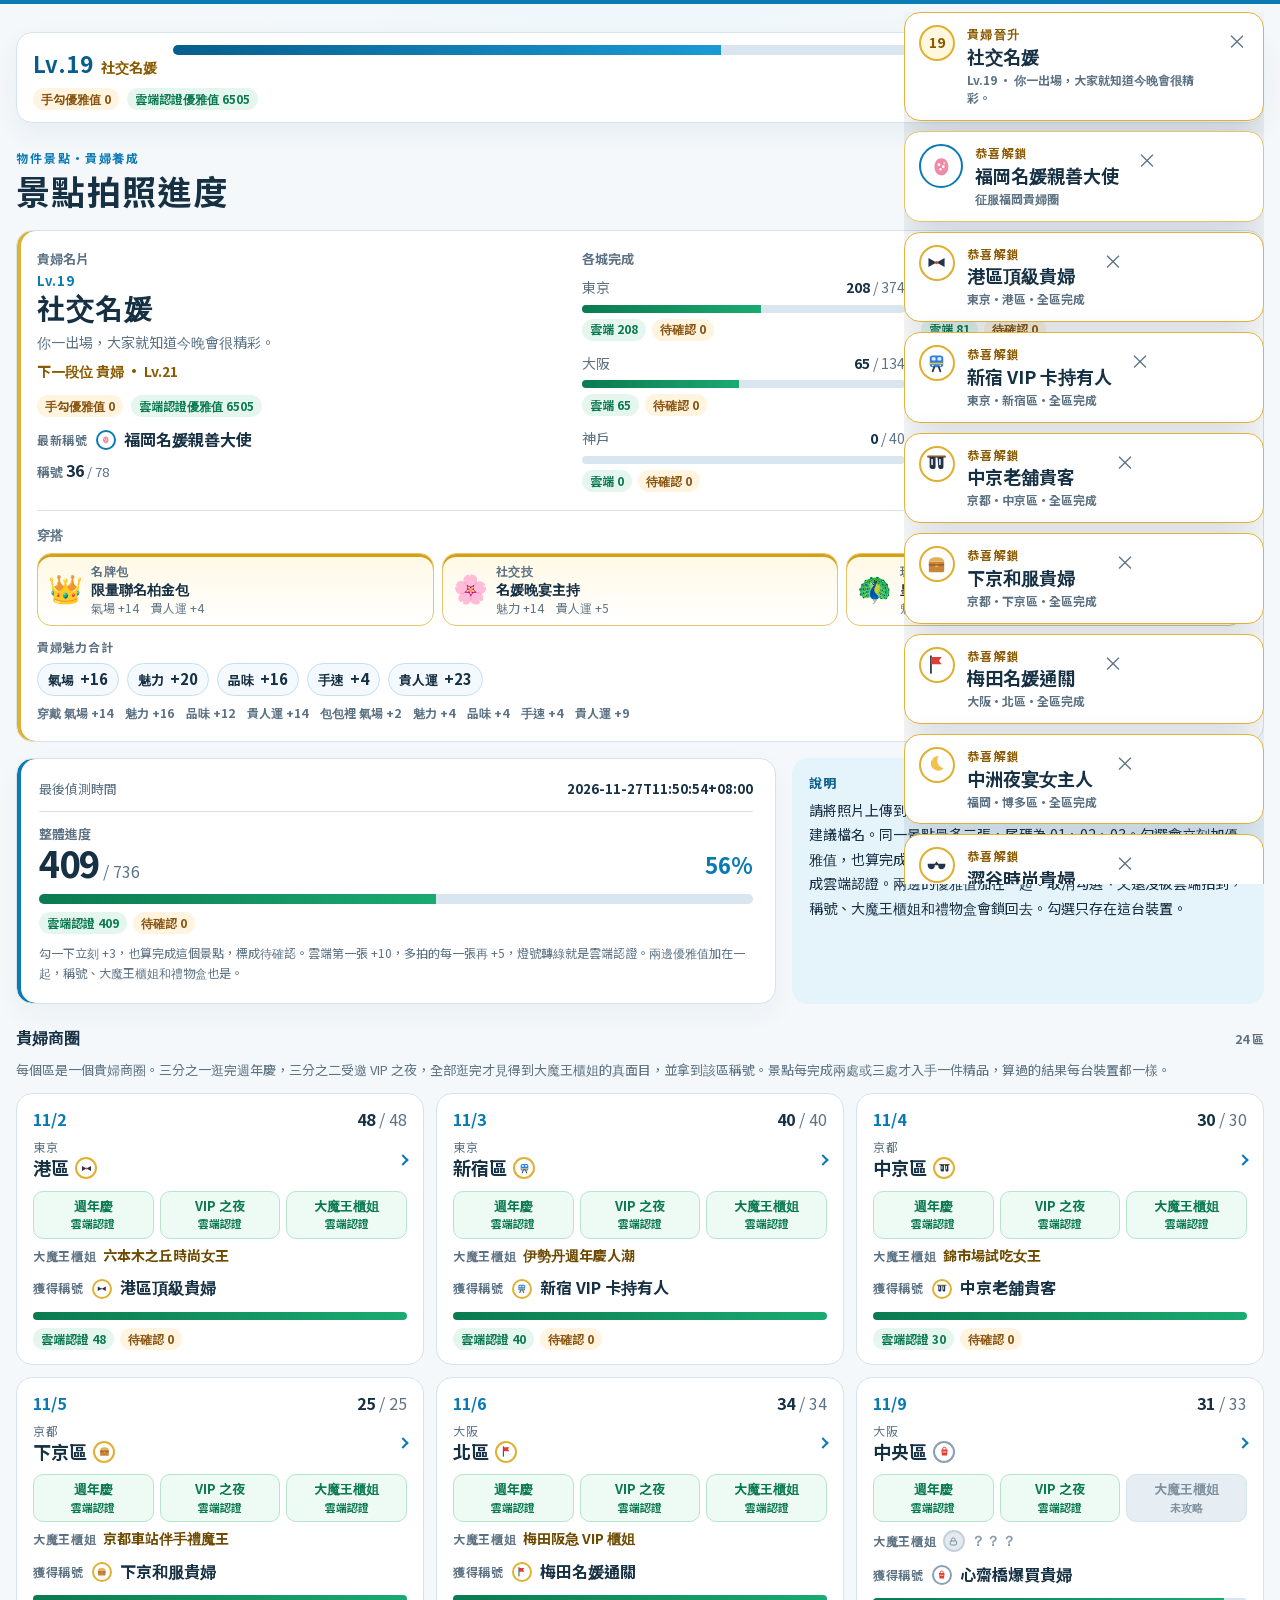
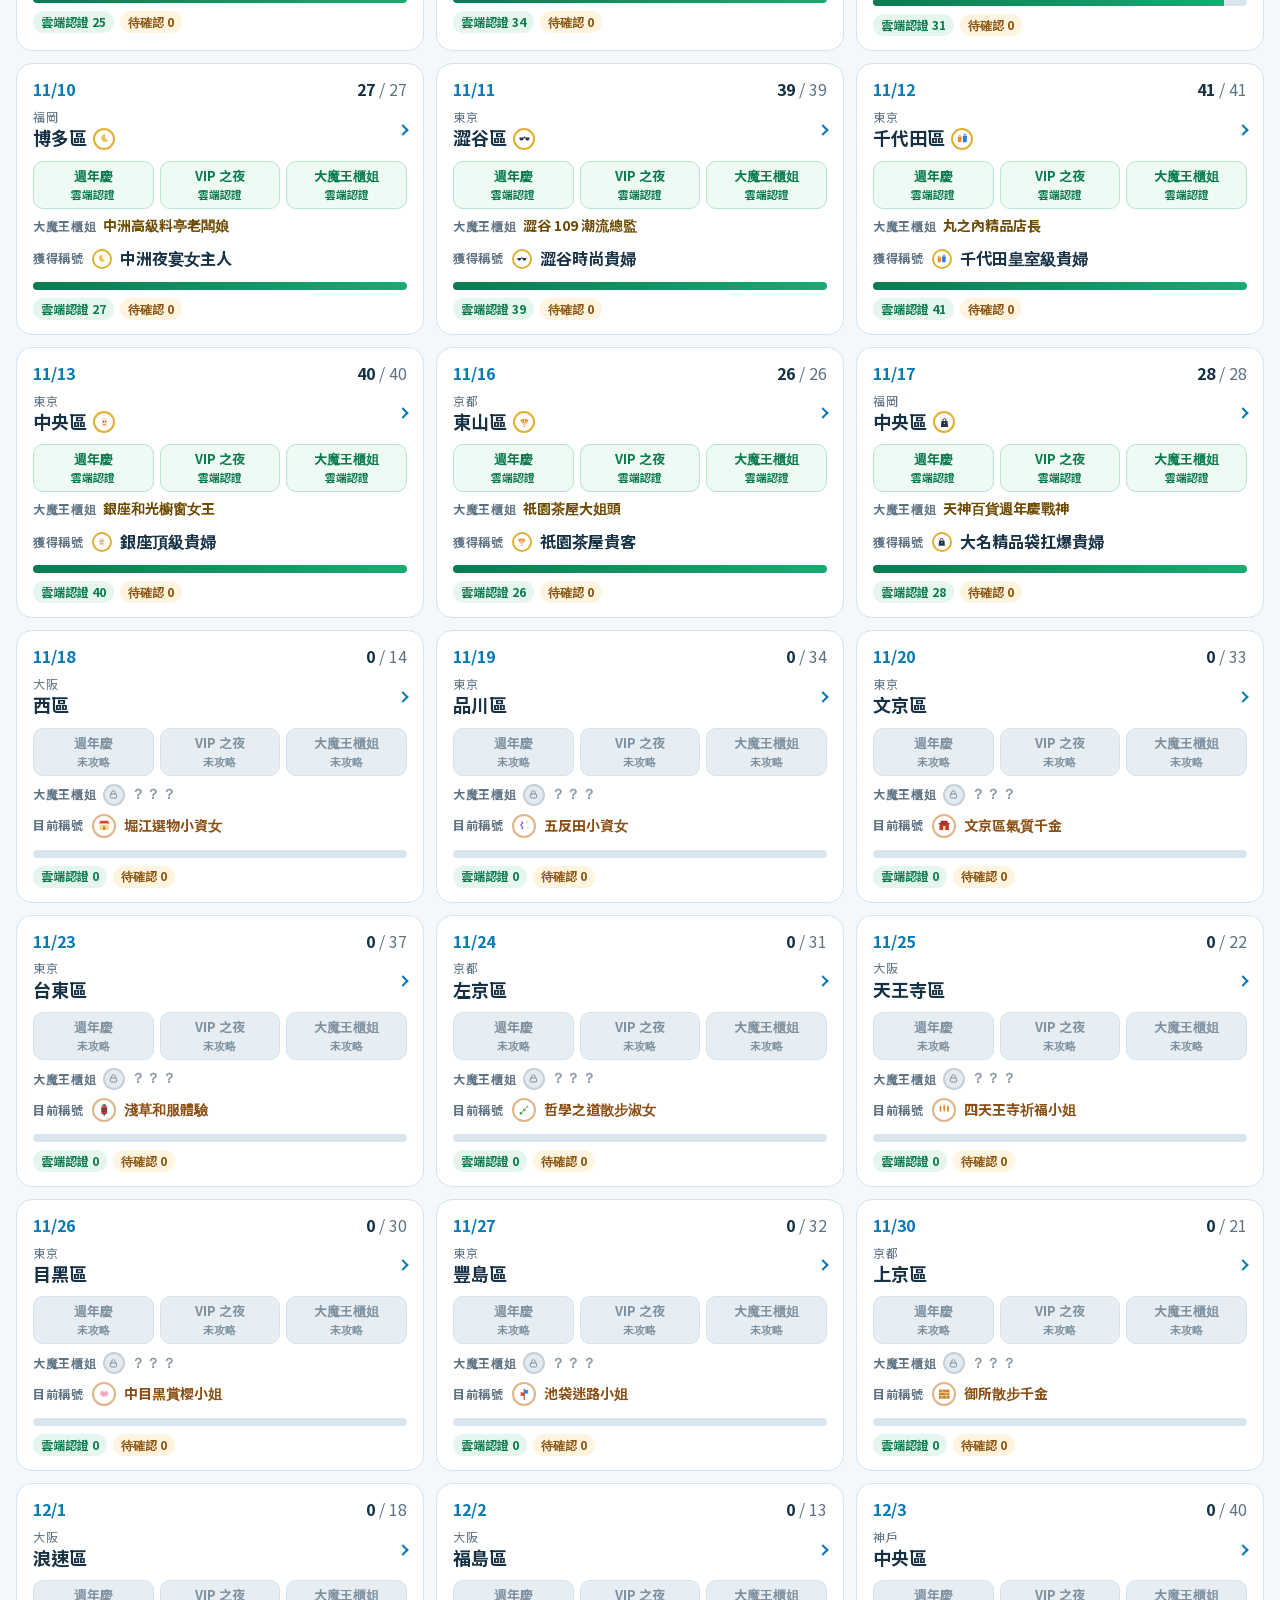
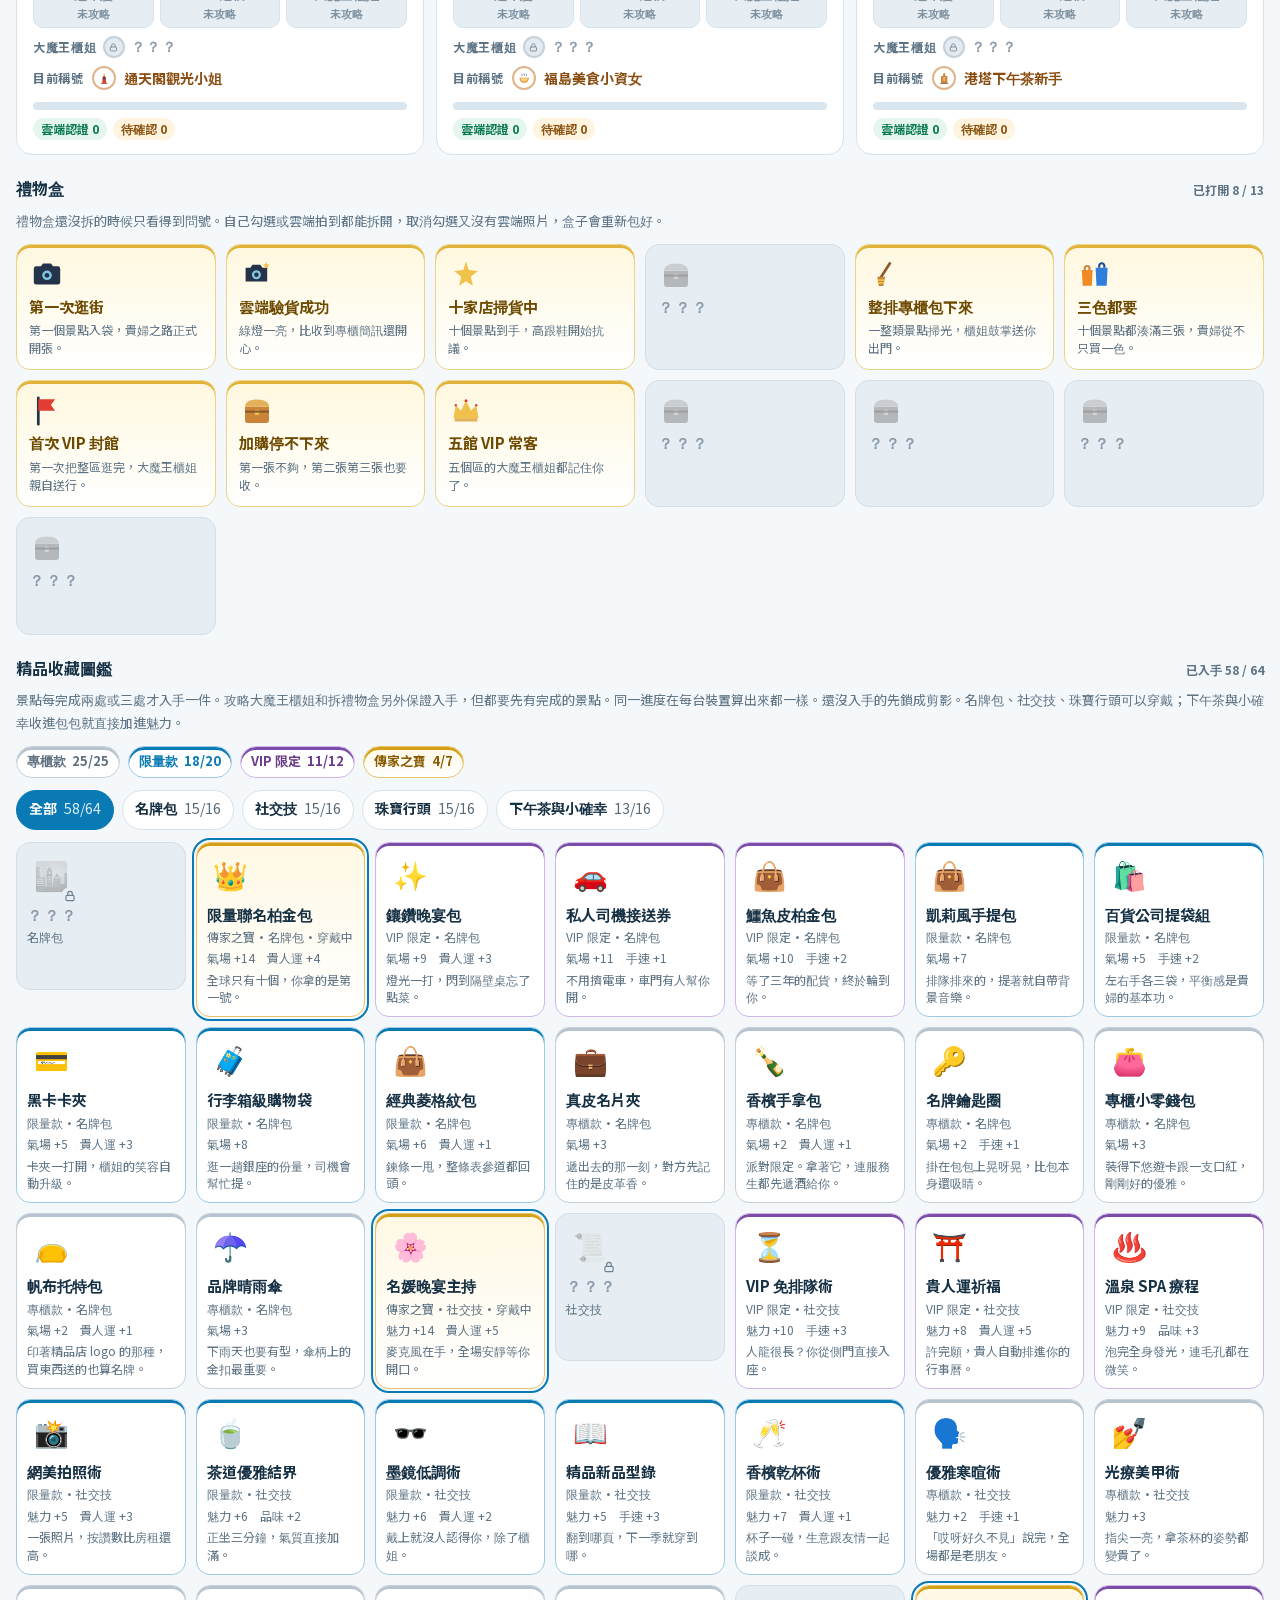
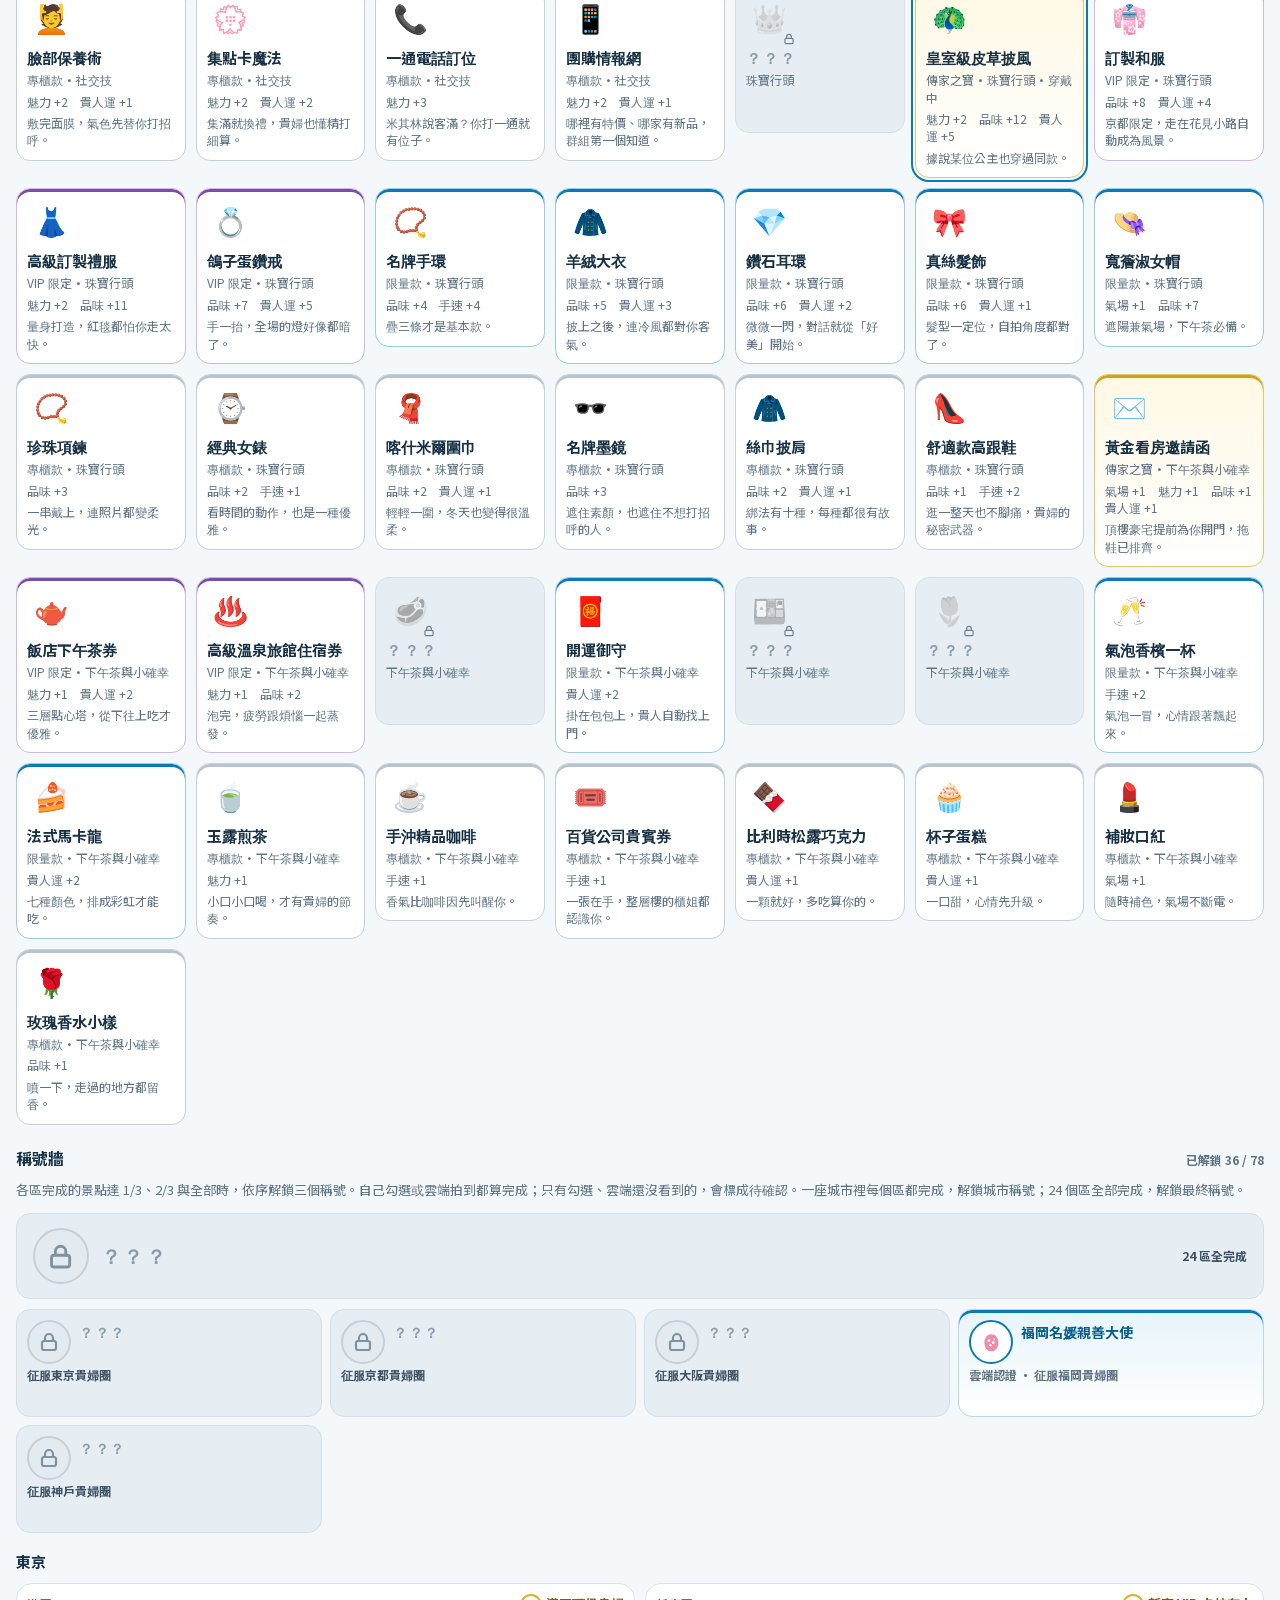
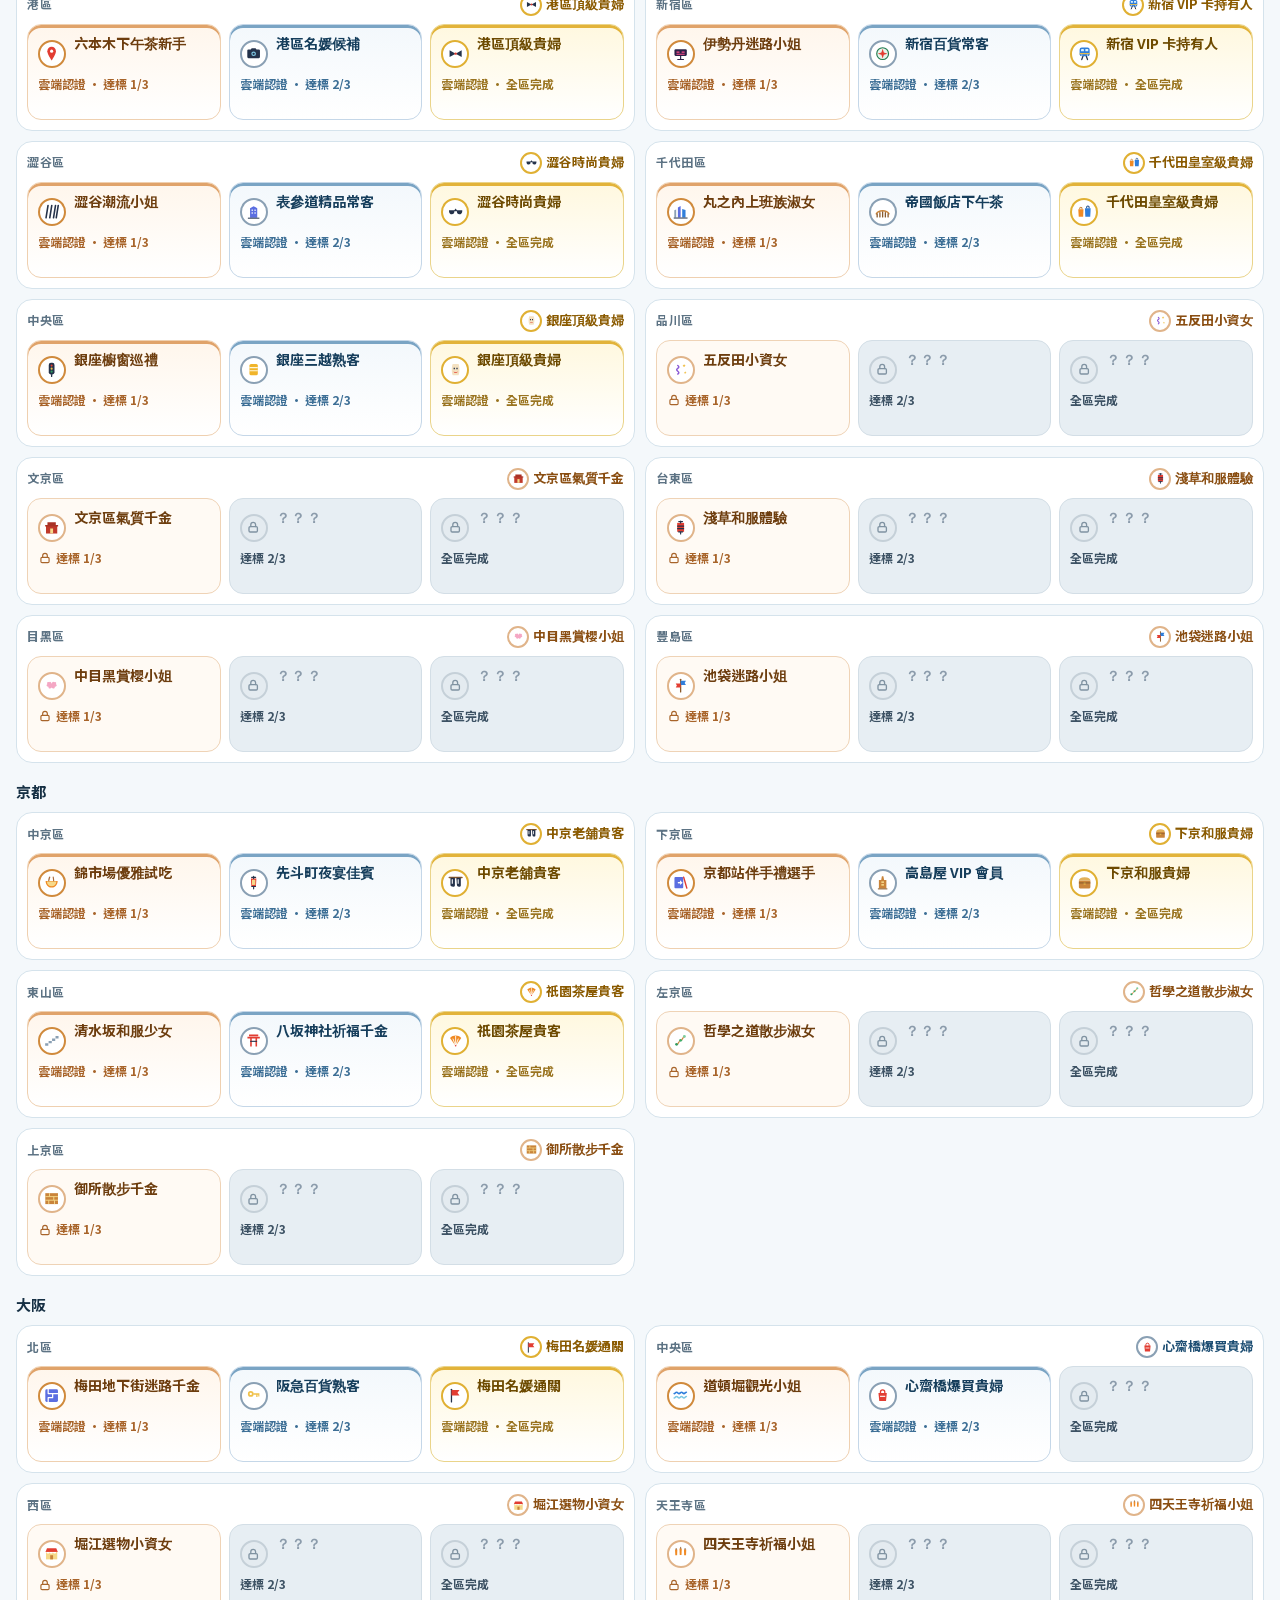
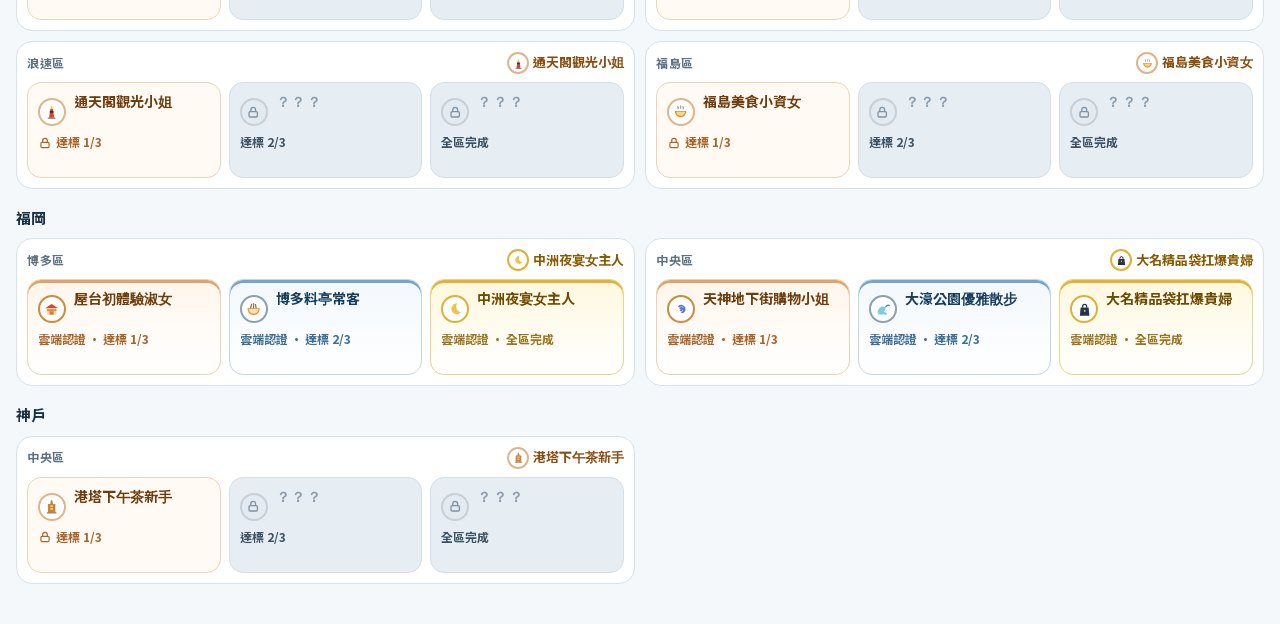
<file: spots/index.html>
<!DOCTYPE html>
<html lang="zh-Hant">
<head>
<meta charset="utf-8">
<meta name="viewport" content="width=device-width, initial-scale=1, viewport-fit=cover">
<meta name="color-scheme" content="light">
<meta name="theme-color" content="#0a7ab5">
<meta name="description" content="物件景點拍照進度、稱號與貴婦養成。優雅值來自自行勾選和雲端偵測，商圈、大魔王櫃姐、禮物盒和精品跟著進度走。">
<title>景點拍照進度</title>
<link rel="icon" href="data:image/svg+xml,%3Csvg xmlns='http://www.w3.org/2000/svg' viewBox='0 0 32 32'%3E%3Crect width='32' height='32' rx='8' fill='%230a7ab5'/%3E%3Ccircle cx='16' cy='16' r='5.5' fill='white'/%3E%3C/svg%3E">
<link rel="stylesheet" href="css/style.css">
</head>
<body>
<main class="wrap" id="app">
  <p class="loading">讀取中…</p>
</main>
<div class="toasts" id="toasts" aria-live="polite" aria-atomic="false"></div>
<noscript><p class="loading">請啟用 JavaScript 才能顯示拍照進度。</p></noscript>
<script src="js/icons.js"></script>
<script src="js/rpg.js"></script>
<script src="js/loot.js"></script>
<script src="js/app.js"></script>
</body>
</html>
</file>
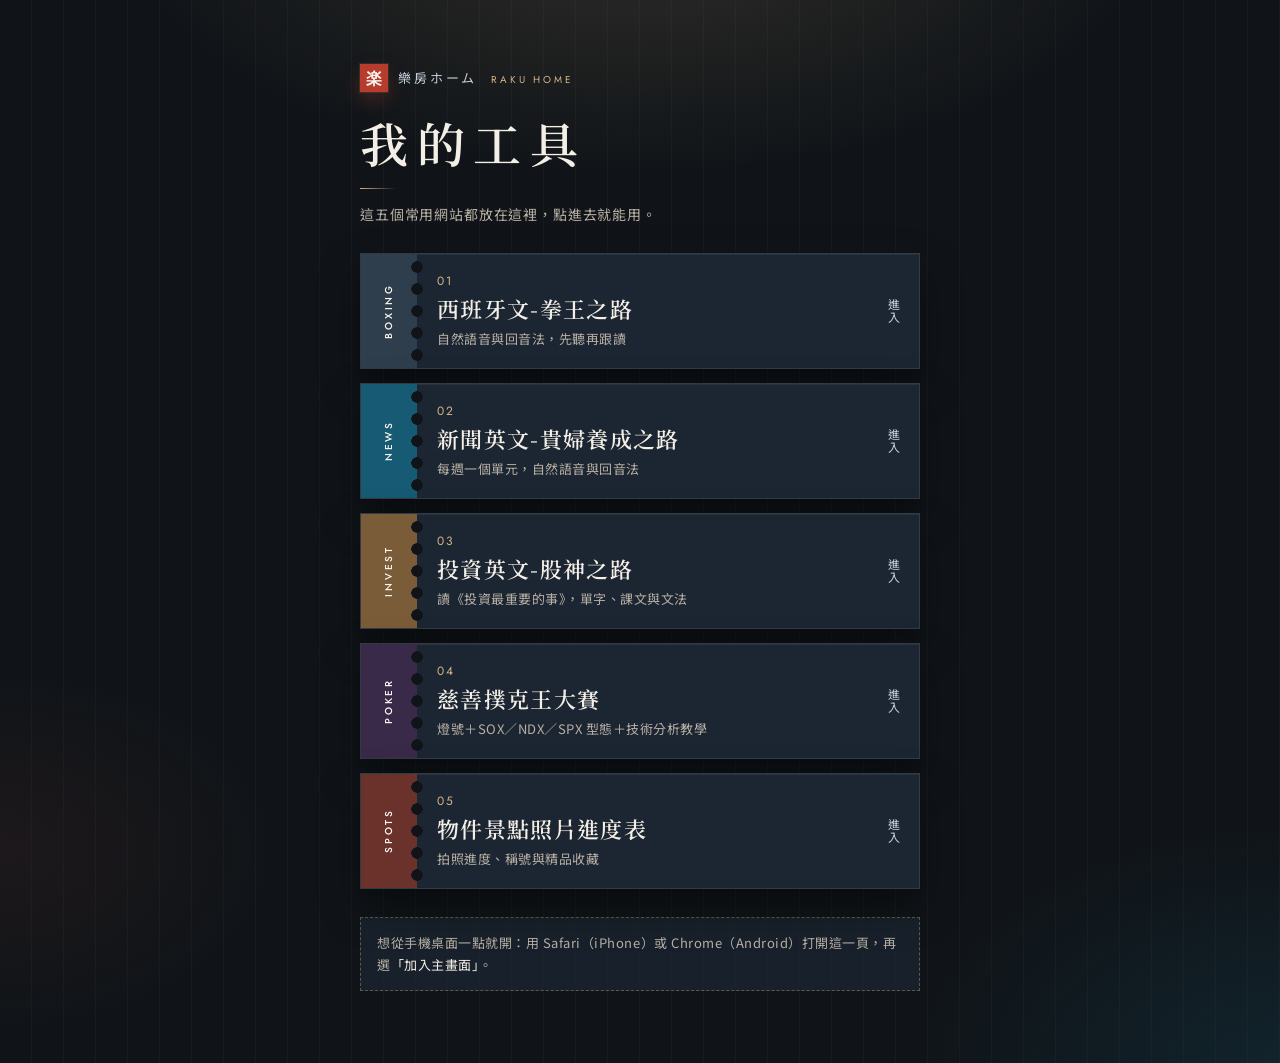
<file: tools/index.html>
<!DOCTYPE html>
<html lang="zh-Hant">
<head>
<meta charset="utf-8">
<meta name="viewport" content="width=device-width, initial-scale=1, viewport-fit=cover">
<title>樂房工具</title>
<meta name="description" content="樂房常用網站入口：西班牙文-拳王之路、新聞英文-貴婦養成之路、慈善撲克王大賽、物件景點照片進度表。">
<meta name="theme-color" content="#101418">
<meta name="mobile-web-app-capable" content="yes">
<meta name="apple-mobile-web-app-capable" content="yes">
<meta name="apple-mobile-web-app-title" content="樂房工具">
<meta name="apple-mobile-web-app-status-bar-style" content="black">
<link rel="manifest" href="manifest.webmanifest">
<link rel="icon" href="icons/favicon-32.png" sizes="32x32" type="image/png">
<link rel="icon" href="icons/icon.svg" type="image/svg+xml">
<link rel="apple-touch-icon" href="icons/apple-touch-icon.png">
<link rel="preconnect" href="https://fonts.googleapis.com">
<link rel="preconnect" href="https://fonts.gstatic.com" crossorigin>
<link href="https://fonts.googleapis.com/css2?family=Jost:wght@300;400;500&family=Noto+Sans+TC:wght@400;500&family=Noto+Serif+TC:wght@500;600&display=swap" rel="stylesheet">
<link rel="stylesheet" href="style.css">
</head>
<body>
  <div class="sheet">
    <header class="head">
      <p class="brand">
        <span class="seal" aria-hidden="true">楽</span>
        <span class="brand-name">樂房ホーム <i>RAKU HOME</i></span>
      </p>
      <h1>我的工具</h1>
      <p class="lead">這五個常用網站都放在這裡，點進去就能用。</p>
    </header>

    <nav class="board" aria-label="工具列表">
      <a class="ticket t-boxing" href="https://manolomoo.github.io/spanish-boxing/">
        <span class="stub"><span>BOXING</span></span>
        <span class="body">
          <span class="no">01</span>
          <span class="name">西班牙文-拳王之路</span>
          <span class="desc">自然語音與回音法，先聽再跟讀</span>
        </span>
        <span class="go" aria-hidden="true">進入</span>
      </a>

      <a class="ticket t-news" href="https://manolomoo.github.io/news-english/">
        <span class="stub"><span>NEWS</span></span>
        <span class="body">
          <span class="no">02</span>
          <span class="name">新聞英文-貴婦養成之路</span>
          <span class="desc">每週一個單元，自然語音與回音法</span>
        </span>
        <span class="go" aria-hidden="true">進入</span>
      </a>

      <a class="ticket t-invest" href="https://manolomoo.github.io/invest-english/">
        <span class="stub"><span>INVEST</span></span>
        <span class="body">
          <span class="no">03</span>
          <span class="name">投資英文-股神之路</span>
          <span class="desc">讀《投資最重要的事》，單字、課文與文法</span>
        </span>
        <span class="go" aria-hidden="true">進入</span>
      </a>

      <a class="ticket t-poker" href="https://manolomoo.github.io/charity-poker-king/">
        <span class="stub"><span>POKER</span></span>
        <span class="body">
          <span class="no">04</span>
          <span class="name">慈善撲克王大賽</span>
          <span class="desc">燈號＋SOX／NDX／SPX 型態＋技術分析教學</span>
        </span>
        <span class="go" aria-hidden="true">進入</span>
      </a>

      <a class="ticket t-spots" href="/spots/">
        <span class="stub"><span>SPOTS</span></span>
        <span class="body">
          <span class="no">05</span>
          <span class="name">物件景點照片進度表</span>
          <span class="desc">拍照進度、稱號與精品收藏</span>
        </span>
        <span class="go" aria-hidden="true">進入</span>
      </a>
    </nav>

    <p class="tip">想從手機桌面一點就開：用 Safari（iPhone）或 Chrome（Android）打開這一頁，再選<span class="keep">「加入主畫面」</span>。</p>
  </div>
</body>
</html>
</file>
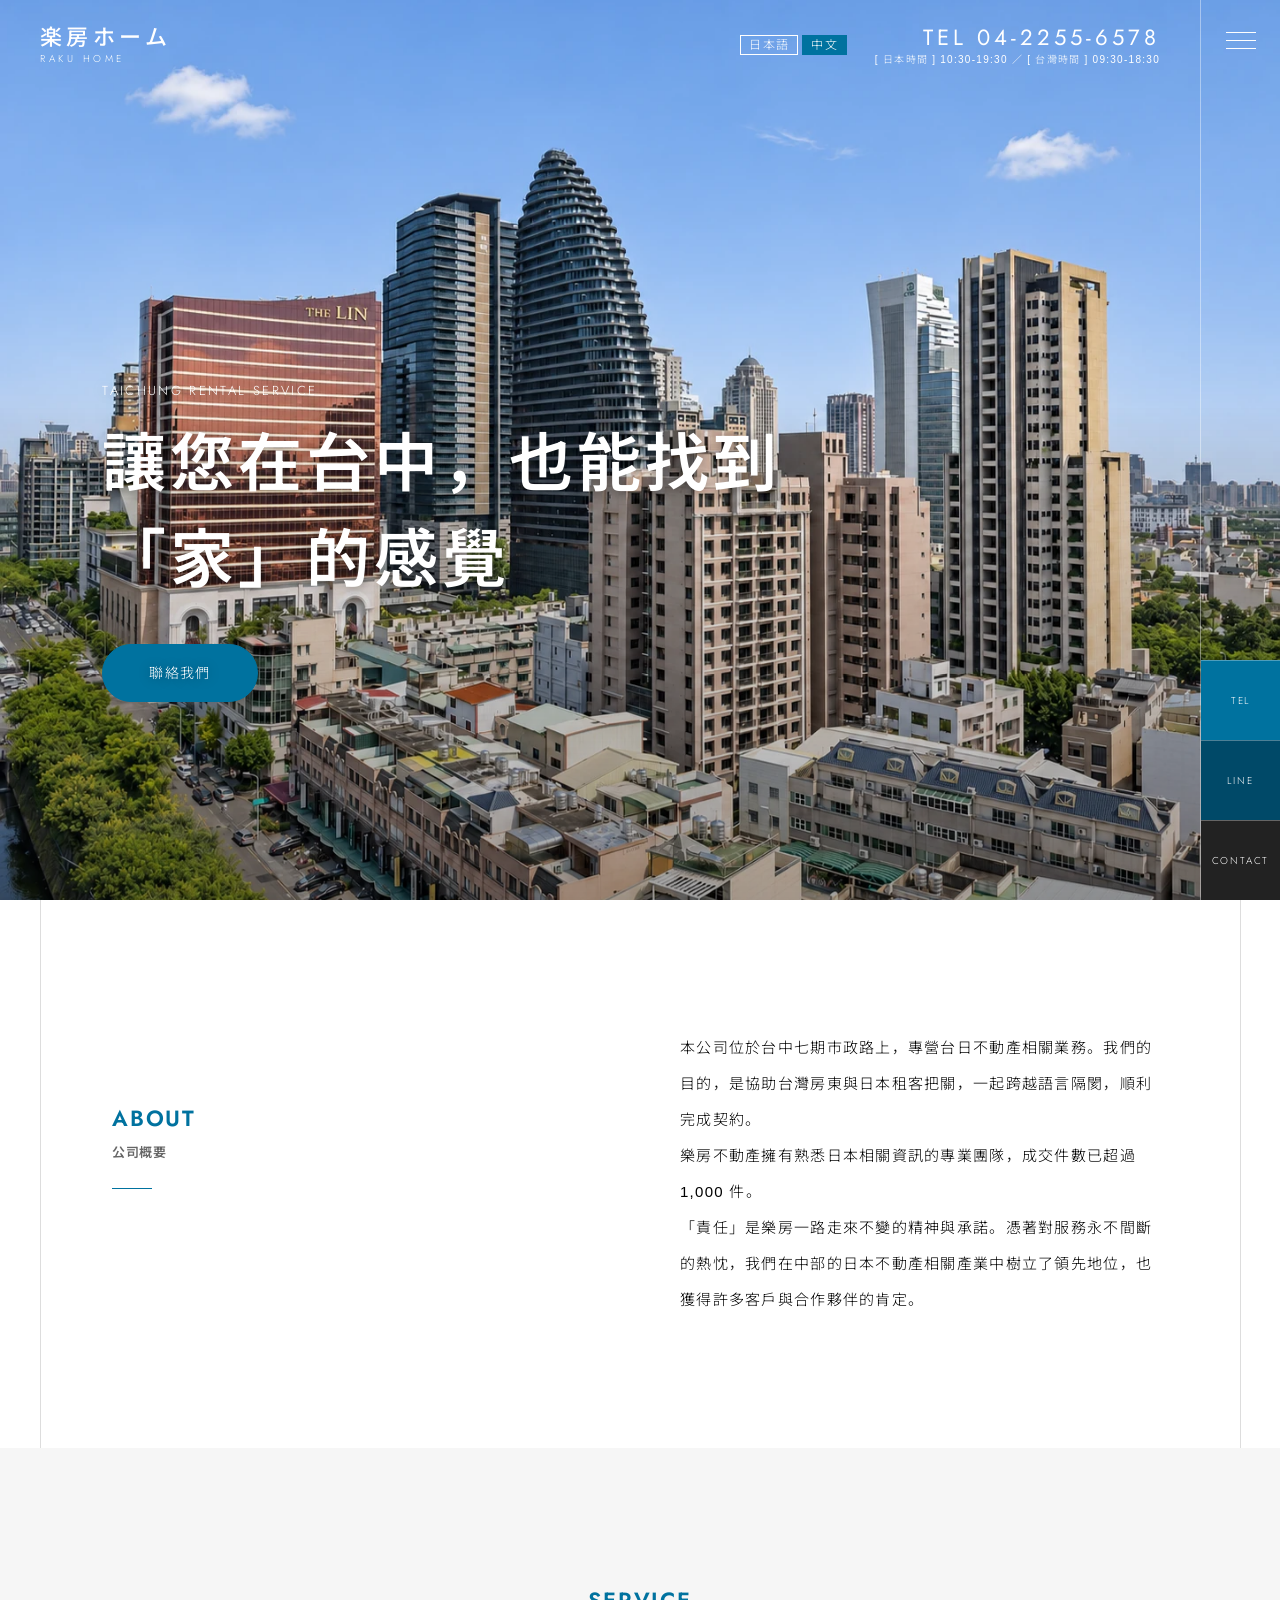
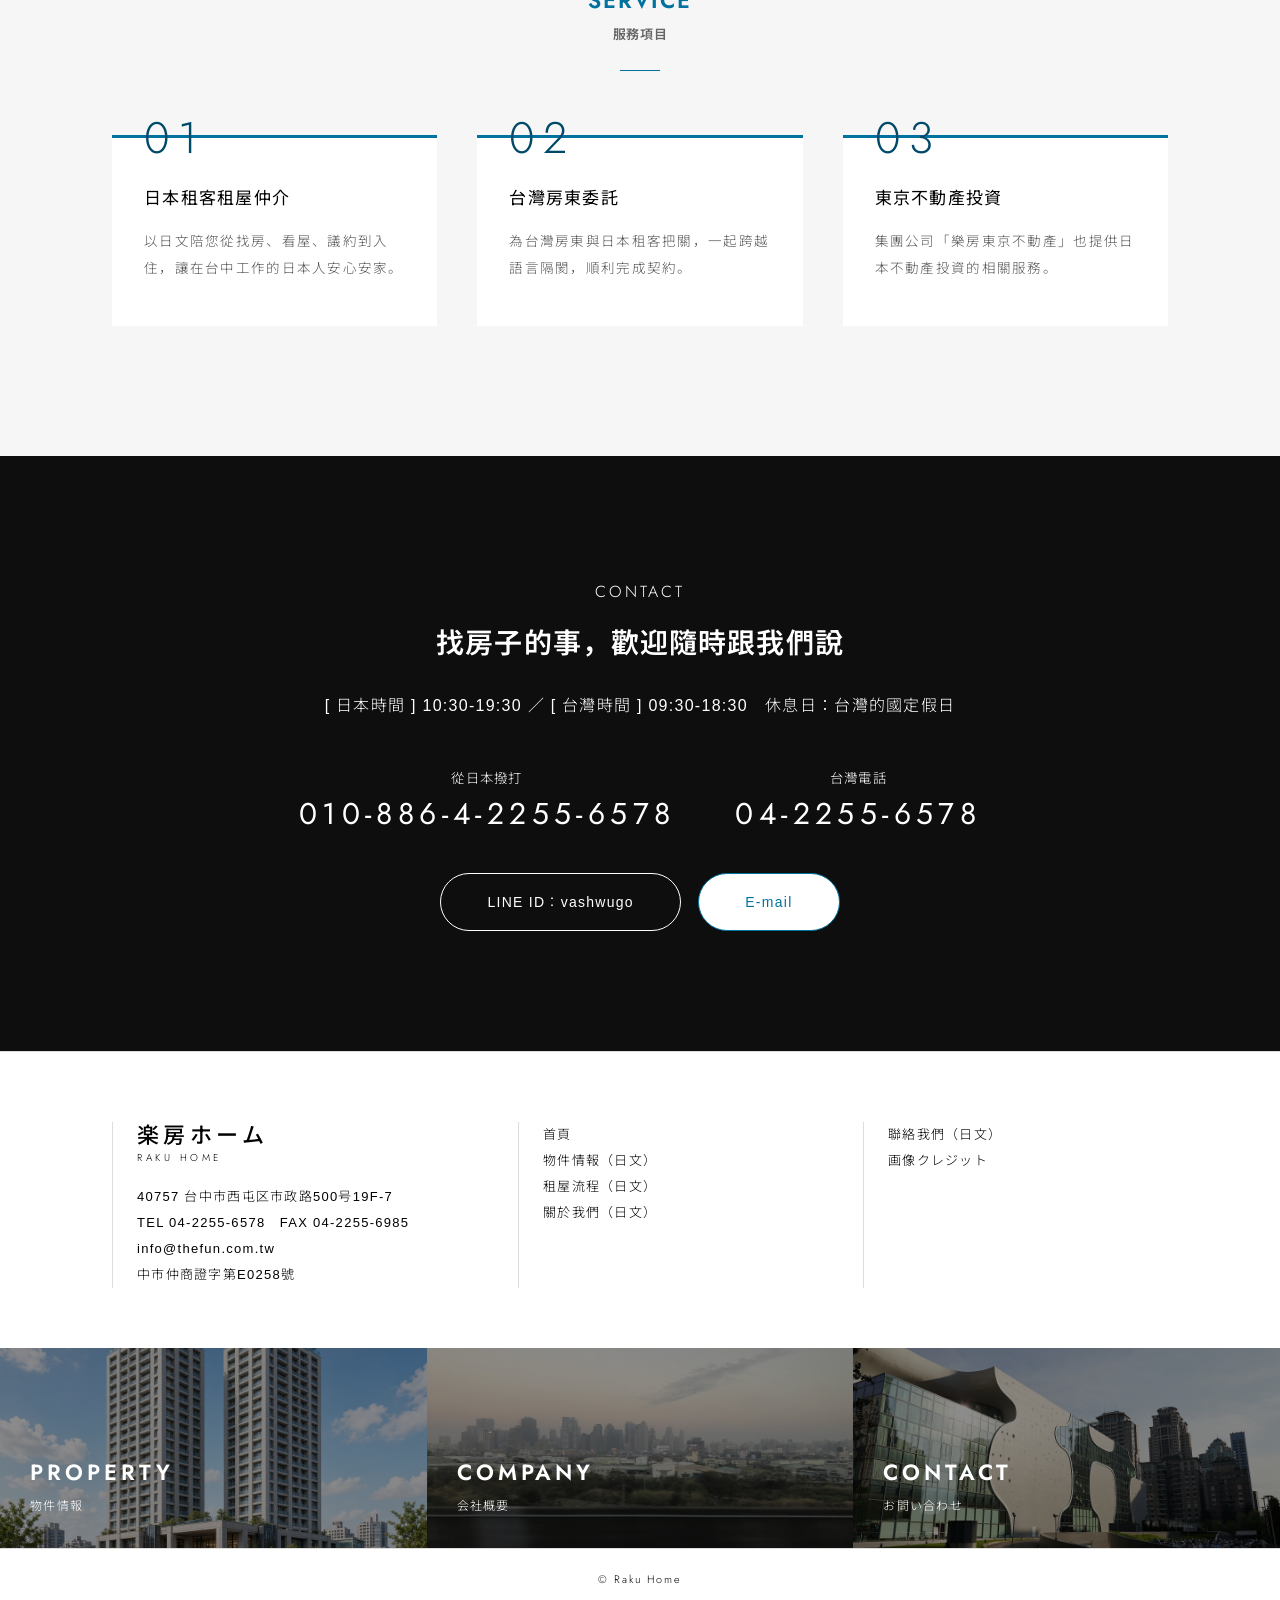
<file: zh/index.html>
<!DOCTYPE html><html lang="zh-Hant"><head><meta charset="utf-8"><meta name="viewport" content="width=device-width,initial-scale=1">
<title>首頁｜楽房ホーム Raku Home</title><meta name="description" content="台中日本人租屋仲介「楽房ホーム」。以日文協助找房、看屋到簽約入住。">
<meta property="og:title" content="首頁｜楽房ホーム Raku Home">
<meta property="og:description" content="台中日本人租屋仲介「楽房ホーム」。以日文協助找房、看屋到簽約入住。">
<meta property="og:type" content="website">
<meta property="og:url" content="https://raku.thefun.com.tw/zh/index.html">
<meta property="og:image" content="https://raku.thefun.com.tw/img/og.jpg">
<meta property="og:image:width" content="1200">
<meta property="og:image:height" content="630">
<meta property="og:image:alt" content="台中の街並み｜楽房ホーム Raku Home">
<meta property="og:site_name" content="楽房ホーム">
<meta property="og:locale" content="zh_TW">
<meta name="twitter:card" content="summary_large_image">
<meta name="twitter:image" content="https://raku.thefun.com.tw/img/og.jpg">
<link rel="preconnect" href="https://fonts.googleapis.com"><link href="https://fonts.googleapis.com/css2?family=Jost:wght@300;400&family=Noto+Sans+JP:wght@300;400;500&family=Noto+Sans+TC:wght@300;400&display=swap" rel="stylesheet">
<link rel="stylesheet" href="../css/style.css"></head><body class="">
<header class="hd"><a class="logo" href="index.html"><b>楽房ホーム</b><small class="en">RAKU HOME</small></a>
<div class="hd-r"><div class="lang"><a href="../index.html" class="">日本語</a><a href="index.html" class="on">中文</a></div><div class="hd-tel"><b class="en">TEL 04-2255-6578</b><small>[ 日本時間 ] 10:30-19:30 ／ [ 台灣時間 ] 09:30-18:30</small></div></div></header>
<aside class="side"><button class="burger" aria-label="menu"><span></span><span></span><span></span></button>
<div class="side-btns"><a href="tel:+886422556578"><span class="en">TEL</span></a><a class="line" href="https://line.me/ti/p/~vashwugo"><span class="en">LINE</span></a><a href="../contact.html"><span class="en">CONTACT</span></a></div></aside>
<nav class="nav"><ul><li><a href="index.html"><span class="en">TOP</span>首頁</a></li><li><a href="../properties.html"><span class="en">PROPERTY</span>物件情報（日文）</a></li><li><a href="../flow.html"><span class="en">FLOW</span>租屋流程（日文）</a></li><li><a href="../company.html"><span class="en">COMPANY</span>關於我們（日文）</a></li><li><a href="../contact.html"><span class="en">CONTACT</span>聯絡我們（日文）</a></li></ul></nav>
<section class="fv"><div class="fv-img"></div><div class="fv-tx"><p class="en">TAICHUNG RENTAL SERVICE</p><h1>讓您在台中，也能找到<br><em>「家」</em>的感覺</h1><a class="btn" href="../contact.html">聯絡我們</a></div></section>
<section class="sec"><div class="wrap concept"><div class="rv"><div class="ttl l"><span class="en">ABOUT</span><h2>公司概要</h2></div></div><div class="rv">
<p>本公司位於台中七期市政路上，專營台日不動產相關業務。我們的目的，是協助台灣房東與日本租客把關，一起跨越語言隔閡，順利完成契約。</p>
<p>樂房不動產擁有熟悉日本相關資訊的專業團隊，成交件數已超過 1,000 件。</p>
<p>「責任」是樂房一路走來不變的精神與承諾。憑著對服務永不間斷的熱忱，我們在中部的日本不動產相關產業中樹立了領先地位，也獲得許多客戶與合作夥伴的肯定。</p></div></div></section>
<section class="sec gray"><div class="wrap"><div class="ttl rv"><span class="en">SERVICE</span><h2>服務項目</h2></div><div class="feat">
<div class="rv"><span class="no en">01</span><h3>日本租客租屋仲介</h3><p>以日文陪您從找房、看屋、議約到入住，讓在台中工作的日本人安心安家。</p></div>
<div class="rv"><span class="no en">02</span><h3>台灣房東委託</h3><p>為台灣房東與日本租客把關，一起跨越語言隔閡，順利完成契約。</p></div>
<div class="rv"><span class="no en">03</span><h3>東京不動產投資</h3><p>集團公司「樂房東京不動產」也提供日本不動產投資的相關服務。</p></div></div></div></section>
<section class="cta"><p class="en">CONTACT</p><h2>找房子的事，歡迎隨時跟我們說</h2><p>[ 日本時間 ] 10:30-19:30 ／ [ 台灣時間 ] 09:30-18:30　休息日：台灣的國定假日</p>
<div class="tels"><div><small>從日本撥打</small><b class="en">010-886-4-2255-6578</b></div><div><small>台灣電話</small><b class="en">04-2255-6578</b></div></div>
<a class="btn ln" href="https://line.me/ti/p/~vashwugo">LINE ID：vashwugo</a>　<a class="btn" href="mailto:info@thefun.com.tw">E-mail</a></section>
<footer class="ft"><div class="wrap"><div><a class="logo" href="#"><b>楽房ホーム</b><small class="en">RAKU HOME</small></a><p style="margin-top:20px">40757 台中市西屯区市政路500号19F-7<br>TEL 04-2255-6578　FAX 04-2255-6985<br>info@thefun.com.tw<br>中市仲商證字第E0258號</p></div>
<ul><li><a href="index.html">首頁</a></li><li><a href="../properties.html">物件情報（日文）</a></li><li><a href="../flow.html">租屋流程（日文）</a></li><li><a href="../company.html">關於我們（日文）</a></li></ul><ul><li><a href="../contact.html">聯絡我們（日文）</a></li><li><a href="../credits.html">画像クレジット</a></li></ul></div>
<div class="ft-bn"><a href="../properties.html" style="background-image:url(../img/ai_ext_shizheng1.jpg)"><b class="en">PROPERTY</b><span>物件情報</span></a><a href="../company.html" style="background-image:url(../img/skyline2.jpg)"><b class="en">COMPANY</b><span>会社概要</span></a><a href="../contact.html" style="background-image:url(../img/theater.jpg)"><b class="en">CONTACT</b><span>お問い合わせ</span></a></div><small class="cp en">© Raku Home</small></footer><script src="../js/main.js"></script></body></html>
</file>
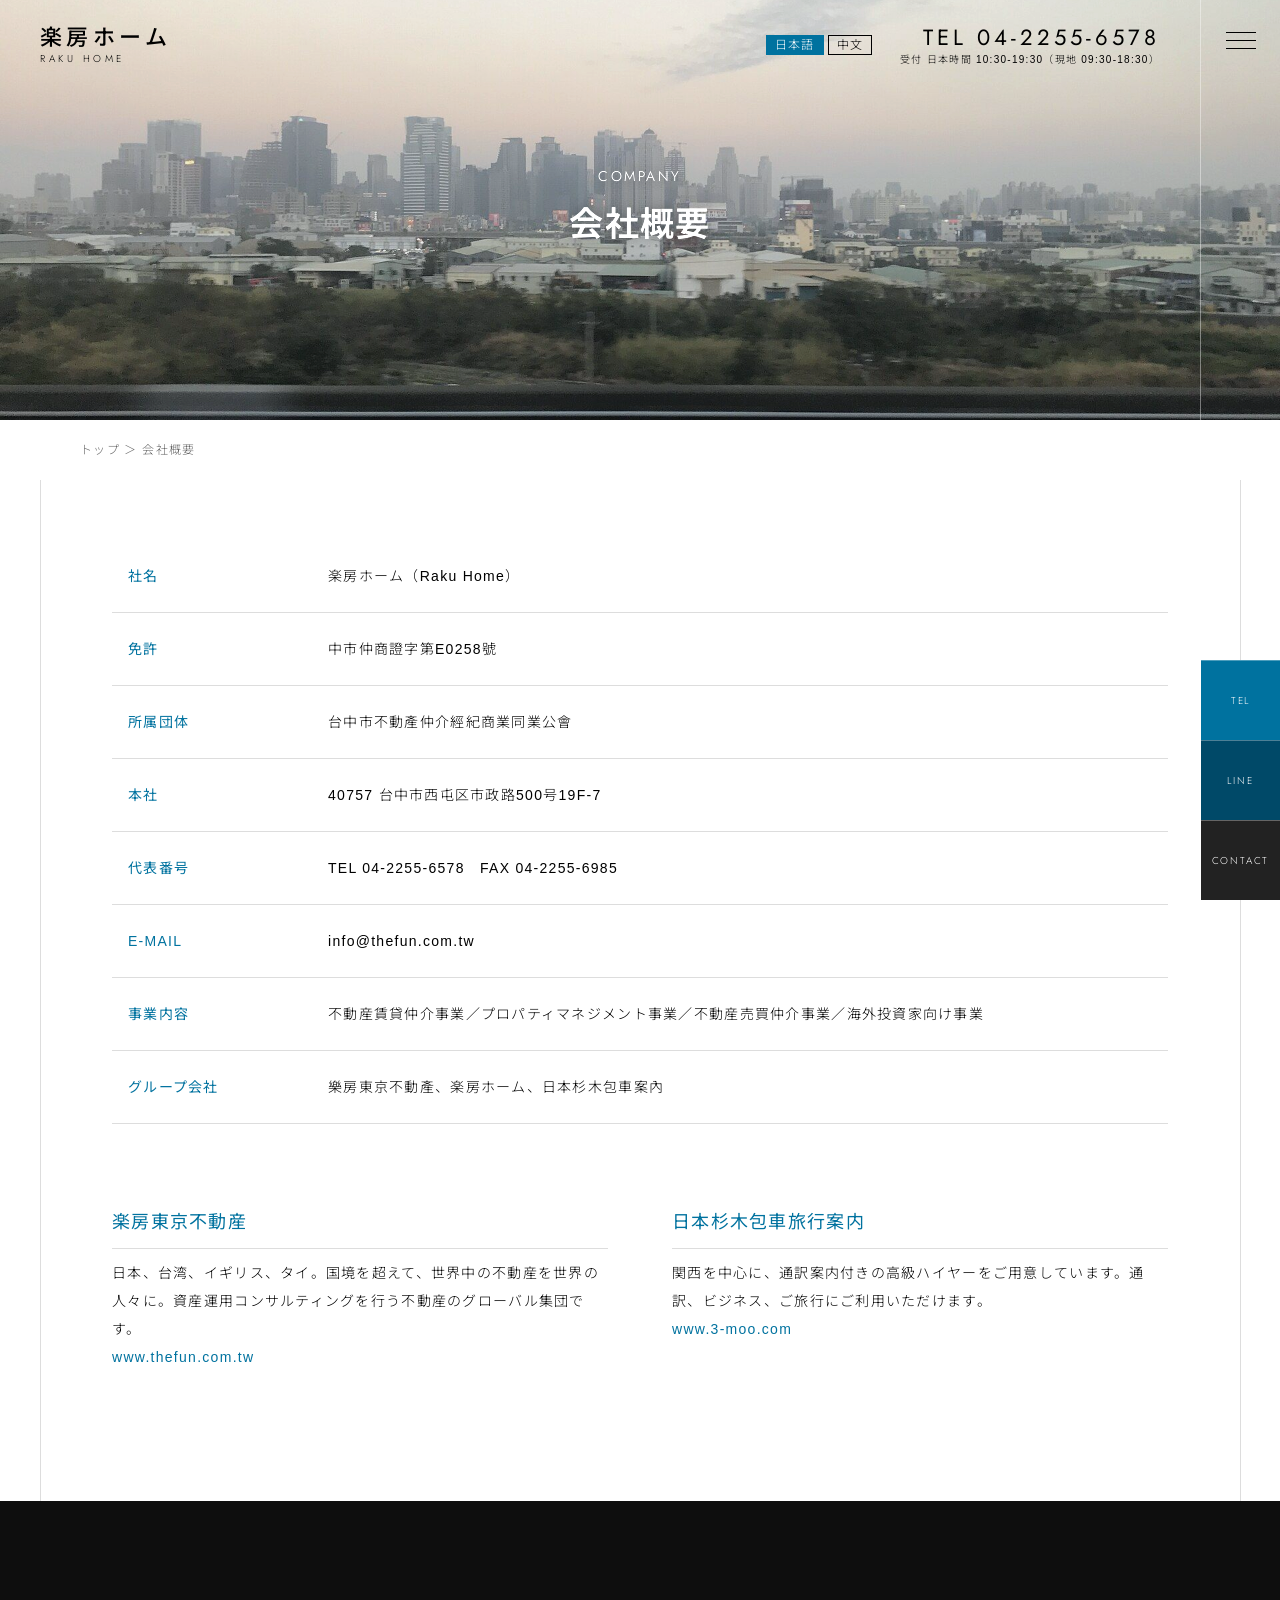
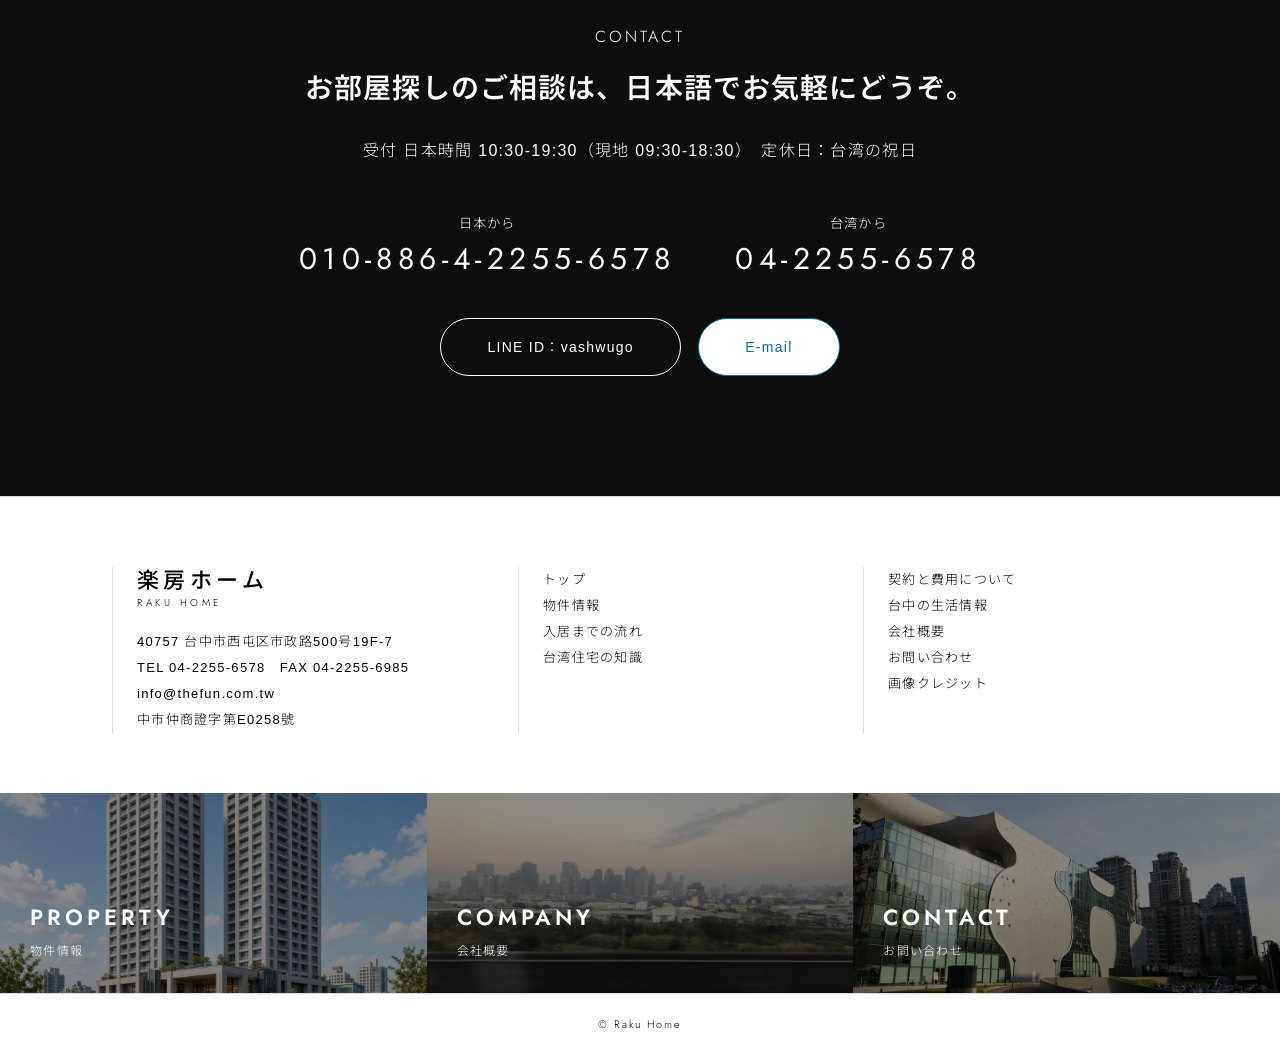
<file: company.html>
<!DOCTYPE html><html lang="ja"><head><meta charset="utf-8"><meta name="viewport" content="width=device-width,initial-scale=1">
<title>会社概要｜楽房ホーム Raku Home</title><meta name="description" content="台中で暮らす日本人のための賃貸仲介「楽房ホーム」。日本語で、物件探しからご契約・ご入居までていねいにお手伝いします。">
<meta property="og:title" content="会社概要｜楽房ホーム Raku Home">
<meta property="og:description" content="台中で暮らす日本人のための賃貸仲介「楽房ホーム」。日本語で、物件探しからご契約・ご入居までていねいにお手伝いします。">
<meta property="og:type" content="website">
<meta property="og:url" content="https://raku.thefun.com.tw/company.html">
<meta property="og:image" content="https://raku.thefun.com.tw/img/og.jpg">
<meta property="og:image:width" content="1200">
<meta property="og:image:height" content="630">
<meta property="og:image:alt" content="台中の街並み｜楽房ホーム Raku Home">
<meta property="og:site_name" content="楽房ホーム">
<meta property="og:locale" content="ja_JP">
<meta name="twitter:card" content="summary_large_image">
<meta name="twitter:image" content="https://raku.thefun.com.tw/img/og.jpg">
<link rel="preconnect" href="https://fonts.googleapis.com"><link href="https://fonts.googleapis.com/css2?family=Jost:wght@300;400&family=Noto+Sans+JP:wght@300;400;500&family=Noto+Sans+TC:wght@300;400&display=swap" rel="stylesheet">
<link rel="stylesheet" href="css/style.css"></head><body class="sub">
<header class="hd"><a class="logo" href="index.html"><b>楽房ホーム</b><small class="en">RAKU HOME</small></a>
<div class="hd-r"><div class="lang"><a href="index.html" class="on">日本語</a><a href="zh/index.html" class="">中文</a></div><div class="hd-tel"><b class="en">TEL 04-2255-6578</b><small>受付 日本時間 10:30-19:30（現地 09:30-18:30）</small></div></div></header>
<aside class="side"><button class="burger" aria-label="menu"><span></span><span></span><span></span></button>
<div class="side-btns"><a href="tel:+886422556578"><span class="en">TEL</span></a><a class="line" href="https://line.me/ti/p/~vashwugo"><span class="en">LINE</span></a><a href="contact.html"><span class="en">CONTACT</span></a></div></aside>
<nav class="nav"><ul><li><a href="index.html"><span class="en">TOP</span>トップ</a></li><li><a href="properties.html"><span class="en">PROPERTY</span>物件情報</a></li><li><a href="flow.html"><span class="en">FLOW</span>入居までの流れ</a></li><li><a href="knowledge.html"><span class="en">KNOWLEDGE</span>台湾住宅の知識</a></li><li><a href="contract.html"><span class="en">CONTRACT</span>契約と費用について</a></li><li><a href="life.html"><span class="en">LIFE</span>台中の生活情報</a></li><li><a href="company.html"><span class="en">COMPANY</span>会社概要</a></li><li><a href="contact.html"><span class="en">CONTACT</span>お問い合わせ</a></li></ul></nav>
<section class="ph-hero" style="background-image:url(img/skyline2.jpg)"><div><p class="en">COMPANY</p><h1>会社概要</h1></div></section><div class="wrap crumb">トップ ＞ 会社概要</div><section class="sec" style="padding-top:60px"><div class="wrap"><table class="co rv"><tr><th>社名</th><td>楽房ホーム（Raku Home）</td></tr><tr><th>免許</th><td>中市仲商證字第E0258號</td></tr><tr><th>所属団体</th><td>台中市不動產仲介經紀商業同業公會</td></tr><tr><th>本社</th><td>40757 台中市西屯区市政路500号19F-7</td></tr><tr><th>代表番号</th><td>TEL 04-2255-6578　FAX 04-2255-6985</td></tr><tr><th>E-MAIL</th><td>info@thefun.com.tw</td></tr><tr><th>事業内容</th><td>不動産賃貸仲介事業／プロパティマネジメント事業／不動産売買仲介事業／海外投資家向け事業</td></tr><tr><th>グループ会社</th><td>樂房東京不動產、楽房ホーム、日本杉木包車案內</td></tr></table><div class="qa" style="margin-top:80px"><div class="rv"><h3>楽房東京不動産</h3><p>日本、台湾、イギリス、タイ。国境を超えて、世界中の不動産を世界の人々に。資産運用コンサルティングを行う不動産のグローバル集団です。<br><a href="http://www.thefun.com.tw" style="color:var(--ac)">www.thefun.com.tw</a></p></div><div class="rv"><h3>日本杉木包車旅行案内</h3><p>関西を中心に、通訳案内付きの高級ハイヤーをご用意しています。通訳、ビジネス、ご旅行にご利用いただけます。<br><a href="http://www.3-moo.com" style="color:var(--ac)">www.3-moo.com</a></p></div></div></div></section>
<section class="cta"><p class="en">CONTACT</p><h2>お部屋探しのご相談は、日本語でお気軽にどうぞ。</h2><p>受付 日本時間 10:30-19:30（現地 09:30-18:30）　定休日：台湾の祝日</p>
<div class="tels"><div><small>日本から</small><b class="en">010-886-4-2255-6578</b></div><div><small>台湾から</small><b class="en">04-2255-6578</b></div></div>
<a class="btn ln" href="https://line.me/ti/p/~vashwugo">LINE ID：vashwugo</a>　<a class="btn" href="mailto:info@thefun.com.tw">E-mail</a></section>
<footer class="ft"><div class="wrap"><div><a class="logo" href="#"><b>楽房ホーム</b><small class="en">RAKU HOME</small></a><p style="margin-top:20px">40757 台中市西屯区市政路500号19F-7<br>TEL 04-2255-6578　FAX 04-2255-6985<br>info@thefun.com.tw<br>中市仲商證字第E0258號</p></div>
<ul><li><a href="index.html">トップ</a></li><li><a href="properties.html">物件情報</a></li><li><a href="flow.html">入居までの流れ</a></li><li><a href="knowledge.html">台湾住宅の知識</a></li></ul><ul><li><a href="contract.html">契約と費用について</a></li><li><a href="life.html">台中の生活情報</a></li><li><a href="company.html">会社概要</a></li><li><a href="contact.html">お問い合わせ</a></li><li><a href="credits.html">画像クレジット</a></li></ul></div>
<div class="ft-bn"><a href="properties.html" style="background-image:url(img/ai_ext_shizheng1.jpg)"><b class="en">PROPERTY</b><span>物件情報</span></a><a href="company.html" style="background-image:url(img/skyline2.jpg)"><b class="en">COMPANY</b><span>会社概要</span></a><a href="contact.html" style="background-image:url(img/theater.jpg)"><b class="en">CONTACT</b><span>お問い合わせ</span></a></div><small class="cp en">© Raku Home</small></footer><script src="js/main.js"></script></body></html>
</file>
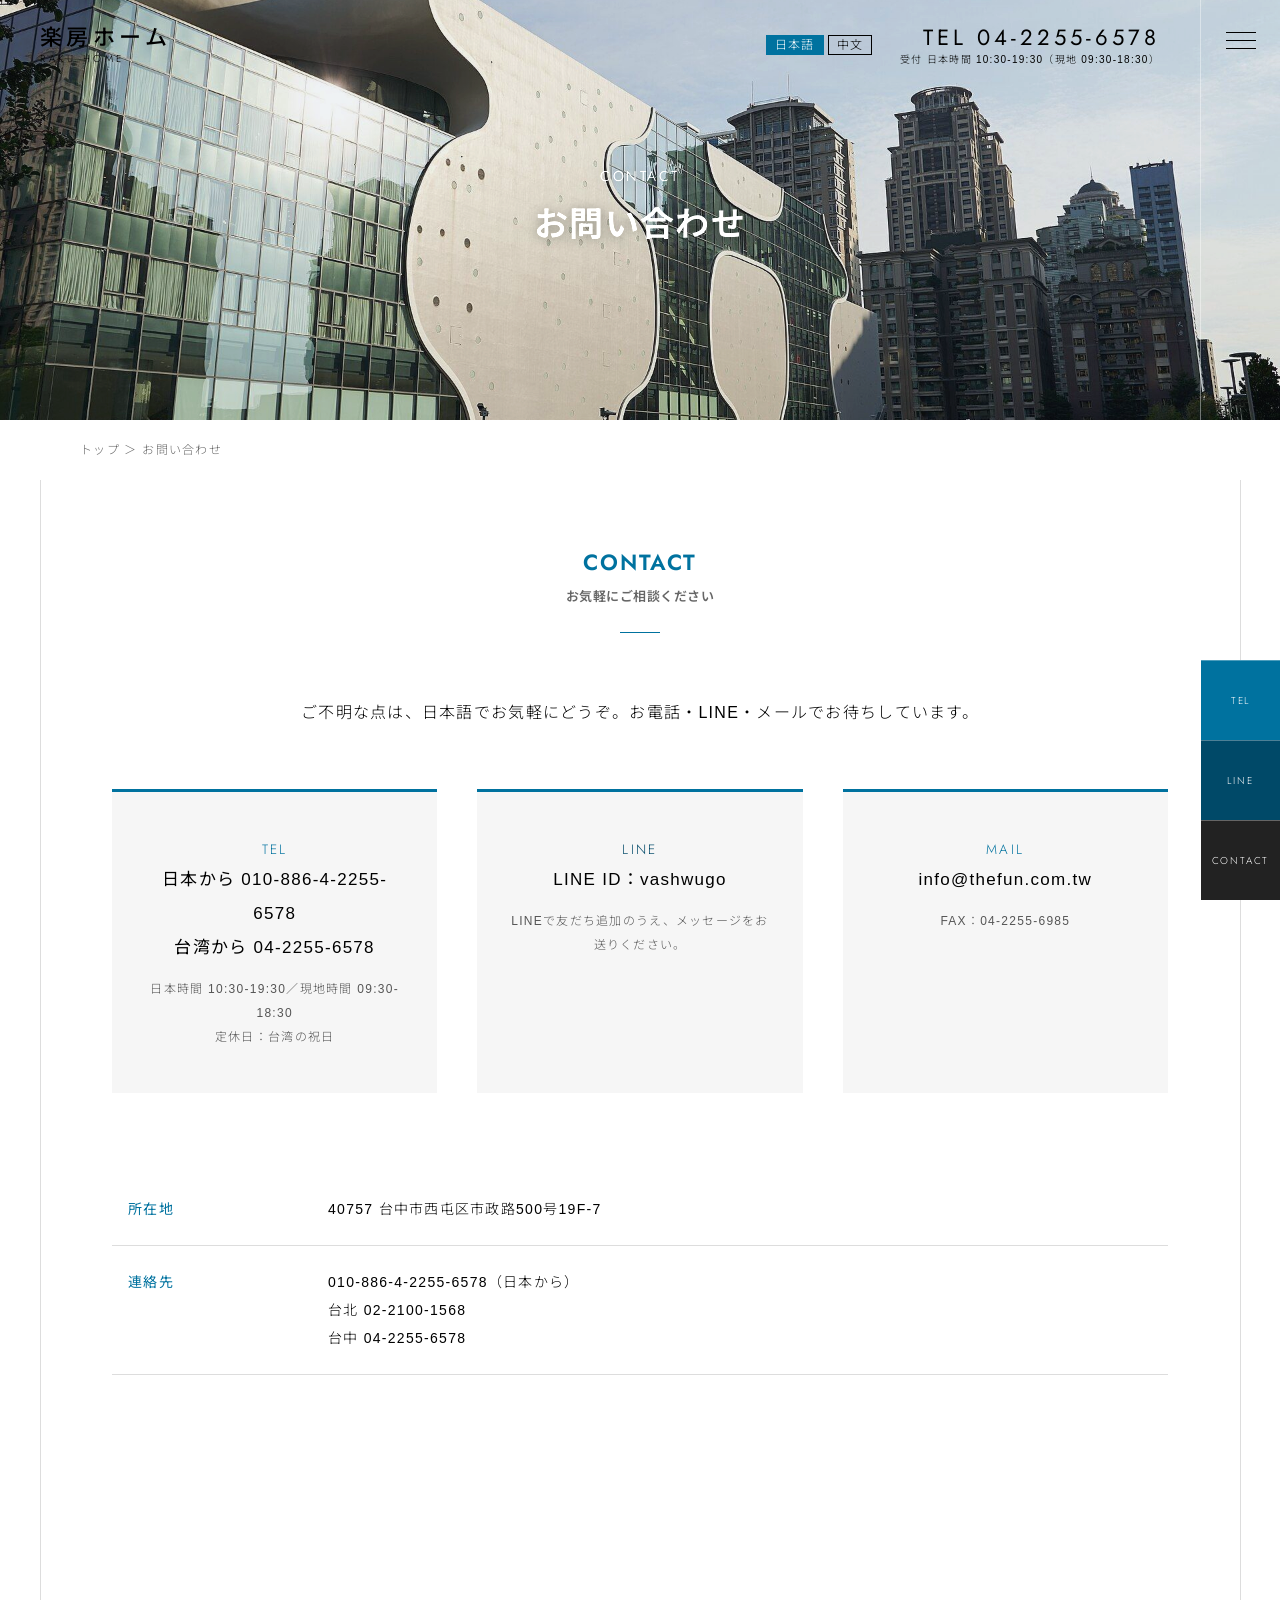
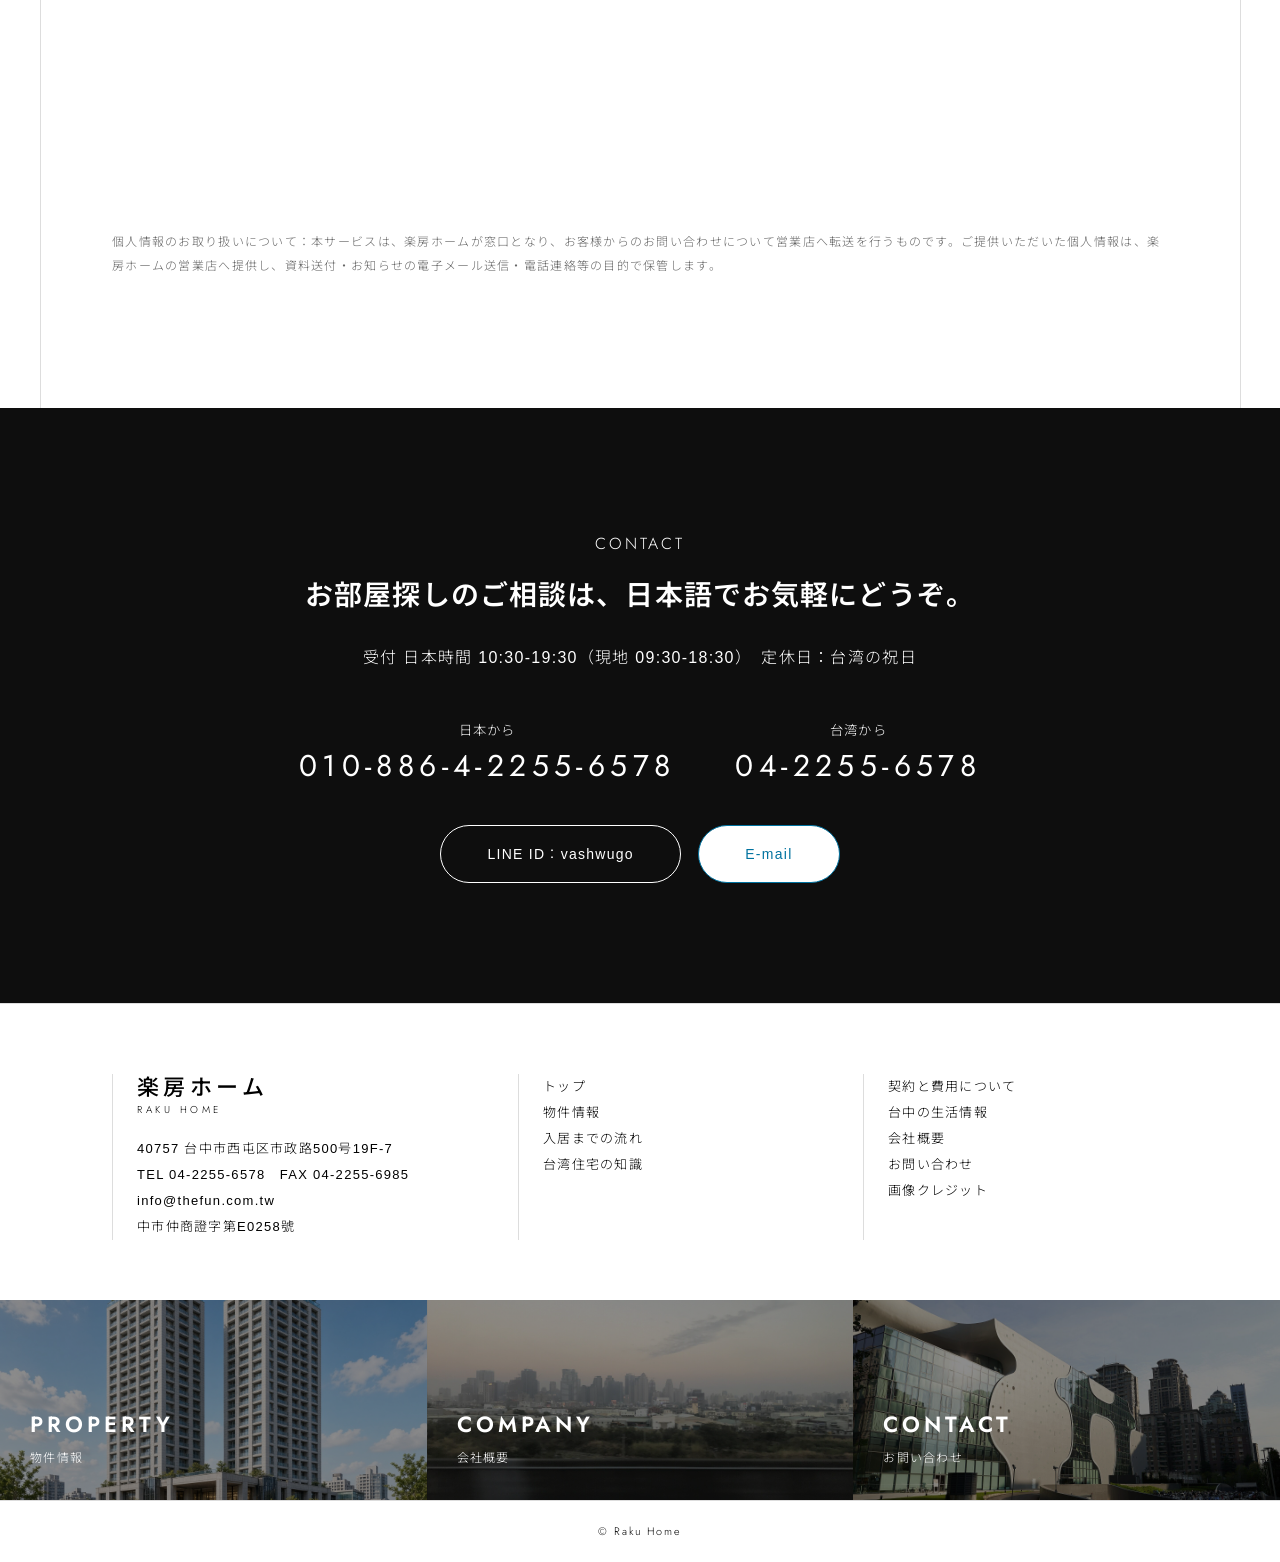
<file: contact.html>
<!DOCTYPE html><html lang="ja"><head><meta charset="utf-8"><meta name="viewport" content="width=device-width,initial-scale=1">
<title>お問い合わせ｜楽房ホーム Raku Home</title><meta name="description" content="台中で暮らす日本人のための賃貸仲介「楽房ホーム」。日本語で、物件探しからご契約・ご入居までていねいにお手伝いします。">
<meta property="og:title" content="お問い合わせ｜楽房ホーム Raku Home">
<meta property="og:description" content="台中で暮らす日本人のための賃貸仲介「楽房ホーム」。日本語で、物件探しからご契約・ご入居までていねいにお手伝いします。">
<meta property="og:type" content="website">
<meta property="og:url" content="https://raku.thefun.com.tw/contact.html">
<meta property="og:image" content="https://raku.thefun.com.tw/img/og.jpg">
<meta property="og:image:width" content="1200">
<meta property="og:image:height" content="630">
<meta property="og:image:alt" content="台中の街並み｜楽房ホーム Raku Home">
<meta property="og:site_name" content="楽房ホーム">
<meta property="og:locale" content="ja_JP">
<meta name="twitter:card" content="summary_large_image">
<meta name="twitter:image" content="https://raku.thefun.com.tw/img/og.jpg">
<link rel="preconnect" href="https://fonts.googleapis.com"><link href="https://fonts.googleapis.com/css2?family=Jost:wght@300;400&family=Noto+Sans+JP:wght@300;400;500&family=Noto+Sans+TC:wght@300;400&display=swap" rel="stylesheet">
<link rel="stylesheet" href="css/style.css"></head><body class="sub">
<header class="hd"><a class="logo" href="index.html"><b>楽房ホーム</b><small class="en">RAKU HOME</small></a>
<div class="hd-r"><div class="lang"><a href="index.html" class="on">日本語</a><a href="zh/index.html" class="">中文</a></div><div class="hd-tel"><b class="en">TEL 04-2255-6578</b><small>受付 日本時間 10:30-19:30（現地 09:30-18:30）</small></div></div></header>
<aside class="side"><button class="burger" aria-label="menu"><span></span><span></span><span></span></button>
<div class="side-btns"><a href="tel:+886422556578"><span class="en">TEL</span></a><a class="line" href="https://line.me/ti/p/~vashwugo"><span class="en">LINE</span></a><a href="contact.html"><span class="en">CONTACT</span></a></div></aside>
<nav class="nav"><ul><li><a href="index.html"><span class="en">TOP</span>トップ</a></li><li><a href="properties.html"><span class="en">PROPERTY</span>物件情報</a></li><li><a href="flow.html"><span class="en">FLOW</span>入居までの流れ</a></li><li><a href="knowledge.html"><span class="en">KNOWLEDGE</span>台湾住宅の知識</a></li><li><a href="contract.html"><span class="en">CONTRACT</span>契約と費用について</a></li><li><a href="life.html"><span class="en">LIFE</span>台中の生活情報</a></li><li><a href="company.html"><span class="en">COMPANY</span>会社概要</a></li><li><a href="contact.html"><span class="en">CONTACT</span>お問い合わせ</a></li></ul></nav>
<section class="ph-hero" style="background-image:url(img/theater.jpg)"><div><p class="en">CONTACT</p><h1>お問い合わせ</h1></div></section><div class="wrap crumb">トップ ＞ お問い合わせ</div><section class="sec" style="padding-top:60px"><div class="wrap"><div class="ttl rv"><span class="en">CONTACT</span><h2>お気軽にご相談ください</h2></div><p style="text-align:center" class="rv">ご不明な点は、日本語でお気軽にどうぞ。お電話・LINE・メールでお待ちしています。</p>
<div class="feat" style="margin-top:60px"><a class="rv" href="tel:+886422556578" style="background:var(--bg2);padding:44px 32px;text-align:center"><p class="en" style="color:var(--ac)">TEL</p><h3 style="font-weight:400">日本から 010-886-4-2255-6578<br>台湾から 04-2255-6578</h3><p style="font-size:12px">日本時間 10:30-19:30／現地時間 09:30-18:30<br>定休日：台湾の祝日</p></a>
<a class="rv" href="https://line.me/ti/p/~vashwugo" style="background:var(--bg2);padding:44px 32px;text-align:center"><p class="en" style="color:var(--ac2)">LINE</p><h3 style="font-weight:400">LINE ID：vashwugo</h3><p style="font-size:12px">LINEで友だち追加のうえ、メッセージをお送りください。</p></a>
<a class="rv" href="mailto:info@thefun.com.tw" style="background:var(--bg2);padding:44px 32px;text-align:center"><p class="en" style="color:var(--ac)">MAIL</p><h3 style="font-weight:400">info@thefun.com.tw</h3><p style="font-size:12px">FAX：04-2255-6985</p></a></div>
<table class="co rv" style="margin-top:80px"><tr><th>所在地</th><td>40757 台中市西屯区市政路500号19F-7</td></tr><tr><th>連絡先</th><td>010-886-4-2255-6578（日本から）<br>台北 02-2100-1568<br>台中 04-2255-6578</td></tr></table>
<iframe title="map" style="width:100%;height:380px;border:0;margin-top:40px" loading="lazy" src="https://www.google.com/maps?q=台中市西屯区市政路500号&output=embed"></iframe>
<p class="note">個人情報のお取り扱いについて：本サービスは、楽房ホームが窓口となり、お客様からのお問い合わせについて営業店へ転送を行うものです。ご提供いただいた個人情報は、楽房ホームの営業店へ提供し、資料送付・お知らせの電子メール送信・電話連絡等の目的で保管します。</p></div></section>
<section class="cta"><p class="en">CONTACT</p><h2>お部屋探しのご相談は、日本語でお気軽にどうぞ。</h2><p>受付 日本時間 10:30-19:30（現地 09:30-18:30）　定休日：台湾の祝日</p>
<div class="tels"><div><small>日本から</small><b class="en">010-886-4-2255-6578</b></div><div><small>台湾から</small><b class="en">04-2255-6578</b></div></div>
<a class="btn ln" href="https://line.me/ti/p/~vashwugo">LINE ID：vashwugo</a>　<a class="btn" href="mailto:info@thefun.com.tw">E-mail</a></section>
<footer class="ft"><div class="wrap"><div><a class="logo" href="#"><b>楽房ホーム</b><small class="en">RAKU HOME</small></a><p style="margin-top:20px">40757 台中市西屯区市政路500号19F-7<br>TEL 04-2255-6578　FAX 04-2255-6985<br>info@thefun.com.tw<br>中市仲商證字第E0258號</p></div>
<ul><li><a href="index.html">トップ</a></li><li><a href="properties.html">物件情報</a></li><li><a href="flow.html">入居までの流れ</a></li><li><a href="knowledge.html">台湾住宅の知識</a></li></ul><ul><li><a href="contract.html">契約と費用について</a></li><li><a href="life.html">台中の生活情報</a></li><li><a href="company.html">会社概要</a></li><li><a href="contact.html">お問い合わせ</a></li><li><a href="credits.html">画像クレジット</a></li></ul></div>
<div class="ft-bn"><a href="properties.html" style="background-image:url(img/ai_ext_shizheng1.jpg)"><b class="en">PROPERTY</b><span>物件情報</span></a><a href="company.html" style="background-image:url(img/skyline2.jpg)"><b class="en">COMPANY</b><span>会社概要</span></a><a href="contact.html" style="background-image:url(img/theater.jpg)"><b class="en">CONTACT</b><span>お問い合わせ</span></a></div><small class="cp en">© Raku Home</small></footer><script src="js/main.js"></script></body></html>
</file>
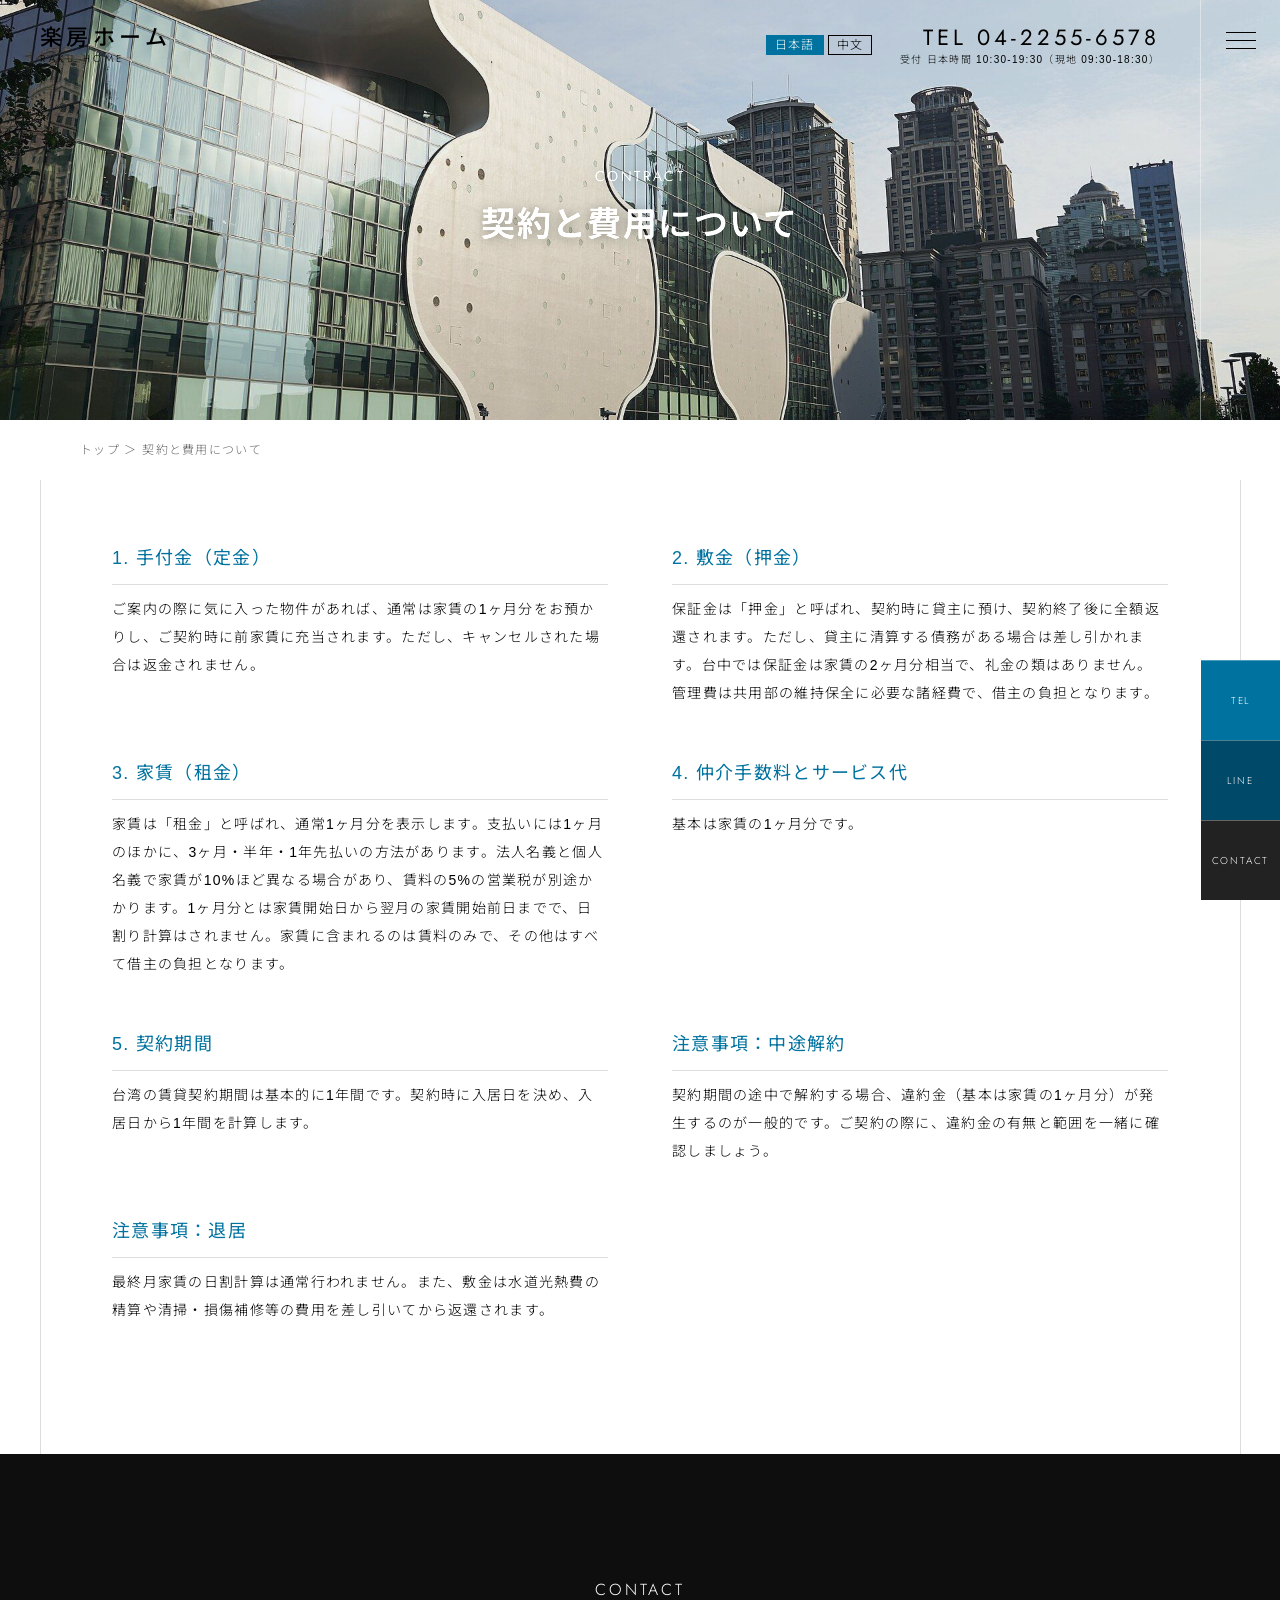
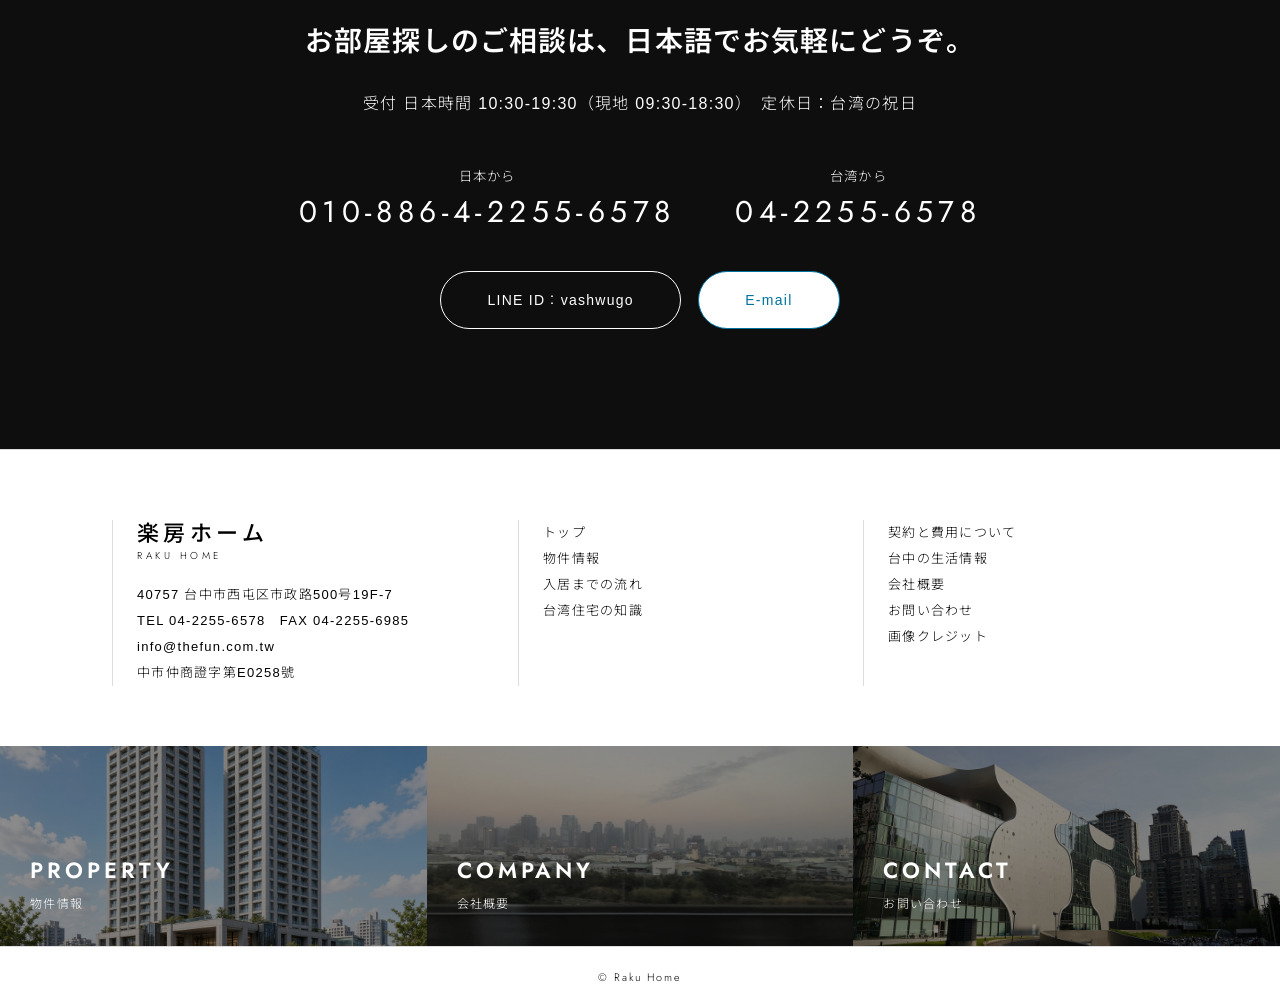
<file: contract.html>
<!DOCTYPE html><html lang="ja"><head><meta charset="utf-8"><meta name="viewport" content="width=device-width,initial-scale=1">
<title>契約と費用について｜楽房ホーム Raku Home</title><meta name="description" content="台中で暮らす日本人のための賃貸仲介「楽房ホーム」。日本語で、物件探しからご契約・ご入居までていねいにお手伝いします。">
<meta property="og:title" content="契約と費用について｜楽房ホーム Raku Home">
<meta property="og:description" content="台中で暮らす日本人のための賃貸仲介「楽房ホーム」。日本語で、物件探しからご契約・ご入居までていねいにお手伝いします。">
<meta property="og:type" content="website">
<meta property="og:url" content="https://raku.thefun.com.tw/contract.html">
<meta property="og:image" content="https://raku.thefun.com.tw/img/og.jpg">
<meta property="og:image:width" content="1200">
<meta property="og:image:height" content="630">
<meta property="og:image:alt" content="台中の街並み｜楽房ホーム Raku Home">
<meta property="og:site_name" content="楽房ホーム">
<meta property="og:locale" content="ja_JP">
<meta name="twitter:card" content="summary_large_image">
<meta name="twitter:image" content="https://raku.thefun.com.tw/img/og.jpg">
<link rel="preconnect" href="https://fonts.googleapis.com"><link href="https://fonts.googleapis.com/css2?family=Jost:wght@300;400&family=Noto+Sans+JP:wght@300;400;500&family=Noto+Sans+TC:wght@300;400&display=swap" rel="stylesheet">
<link rel="stylesheet" href="css/style.css"></head><body class="sub">
<header class="hd"><a class="logo" href="index.html"><b>楽房ホーム</b><small class="en">RAKU HOME</small></a>
<div class="hd-r"><div class="lang"><a href="index.html" class="on">日本語</a><a href="zh/index.html" class="">中文</a></div><div class="hd-tel"><b class="en">TEL 04-2255-6578</b><small>受付 日本時間 10:30-19:30（現地 09:30-18:30）</small></div></div></header>
<aside class="side"><button class="burger" aria-label="menu"><span></span><span></span><span></span></button>
<div class="side-btns"><a href="tel:+886422556578"><span class="en">TEL</span></a><a class="line" href="https://line.me/ti/p/~vashwugo"><span class="en">LINE</span></a><a href="contact.html"><span class="en">CONTACT</span></a></div></aside>
<nav class="nav"><ul><li><a href="index.html"><span class="en">TOP</span>トップ</a></li><li><a href="properties.html"><span class="en">PROPERTY</span>物件情報</a></li><li><a href="flow.html"><span class="en">FLOW</span>入居までの流れ</a></li><li><a href="knowledge.html"><span class="en">KNOWLEDGE</span>台湾住宅の知識</a></li><li><a href="contract.html"><span class="en">CONTRACT</span>契約と費用について</a></li><li><a href="life.html"><span class="en">LIFE</span>台中の生活情報</a></li><li><a href="company.html"><span class="en">COMPANY</span>会社概要</a></li><li><a href="contact.html"><span class="en">CONTACT</span>お問い合わせ</a></li></ul></nav>
<section class="ph-hero" style="background-image:url(img/theater.jpg)"><div><p class="en">CONTRACT</p><h1>契約と費用について</h1></div></section><div class="wrap crumb">トップ ＞ 契約と費用について</div><section class="sec" style="padding-top:60px"><div class="wrap"><div class="qa"><div class="rv"><h3>1. 手付金（定金）</h3><p>ご案内の際に気に入った物件があれば、通常は家賃の1ヶ月分をお預かりし、ご契約時に前家賃に充当されます。ただし、キャンセルされた場合は返金されません。</p></div><div class="rv"><h3>2. 敷金（押金）</h3><p>保証金は「押金」と呼ばれ、契約時に貸主に預け、契約終了後に全額返還されます。ただし、貸主に清算する債務がある場合は差し引かれます。台中では保証金は家賃の2ヶ月分相当で、礼金の類はありません。管理費は共用部の維持保全に必要な諸経費で、借主の負担となります。</p></div><div class="rv"><h3>3. 家賃（租金）</h3><p>家賃は「租金」と呼ばれ、通常1ヶ月分を表示します。支払いには1ヶ月のほかに、3ヶ月・半年・1年先払いの方法があります。法人名義と個人名義で家賃が10%ほど異なる場合があり、賃料の5%の営業税が別途かかります。1ヶ月分とは家賃開始日から翌月の家賃開始前日までで、日割り計算はされません。家賃に含まれるのは賃料のみで、その他はすべて借主の負担となります。</p></div><div class="rv"><h3>4. 仲介手数料とサービス代</h3><p>基本は家賃の1ヶ月分です。</p></div><div class="rv"><h3>5. 契約期間</h3><p>台湾の賃貸契約期間は基本的に1年間です。契約時に入居日を決め、入居日から1年間を計算します。</p></div><div class="rv"><h3>注意事項：中途解約</h3><p>契約期間の途中で解約する場合、違約金（基本は家賃の1ヶ月分）が発生するのが一般的です。ご契約の際に、違約金の有無と範囲を一緒に確認しましょう。</p></div><div class="rv"><h3>注意事項：退居</h3><p>最終月家賃の日割計算は通常行われません。また、敷金は水道光熱費の精算や清掃・損傷補修等の費用を差し引いてから返還されます。</p></div></div></div></section>
<section class="cta"><p class="en">CONTACT</p><h2>お部屋探しのご相談は、日本語でお気軽にどうぞ。</h2><p>受付 日本時間 10:30-19:30（現地 09:30-18:30）　定休日：台湾の祝日</p>
<div class="tels"><div><small>日本から</small><b class="en">010-886-4-2255-6578</b></div><div><small>台湾から</small><b class="en">04-2255-6578</b></div></div>
<a class="btn ln" href="https://line.me/ti/p/~vashwugo">LINE ID：vashwugo</a>　<a class="btn" href="mailto:info@thefun.com.tw">E-mail</a></section>
<footer class="ft"><div class="wrap"><div><a class="logo" href="#"><b>楽房ホーム</b><small class="en">RAKU HOME</small></a><p style="margin-top:20px">40757 台中市西屯区市政路500号19F-7<br>TEL 04-2255-6578　FAX 04-2255-6985<br>info@thefun.com.tw<br>中市仲商證字第E0258號</p></div>
<ul><li><a href="index.html">トップ</a></li><li><a href="properties.html">物件情報</a></li><li><a href="flow.html">入居までの流れ</a></li><li><a href="knowledge.html">台湾住宅の知識</a></li></ul><ul><li><a href="contract.html">契約と費用について</a></li><li><a href="life.html">台中の生活情報</a></li><li><a href="company.html">会社概要</a></li><li><a href="contact.html">お問い合わせ</a></li><li><a href="credits.html">画像クレジット</a></li></ul></div>
<div class="ft-bn"><a href="properties.html" style="background-image:url(img/ai_ext_shizheng1.jpg)"><b class="en">PROPERTY</b><span>物件情報</span></a><a href="company.html" style="background-image:url(img/skyline2.jpg)"><b class="en">COMPANY</b><span>会社概要</span></a><a href="contact.html" style="background-image:url(img/theater.jpg)"><b class="en">CONTACT</b><span>お問い合わせ</span></a></div><small class="cp en">© Raku Home</small></footer><script src="js/main.js"></script></body></html>
</file>
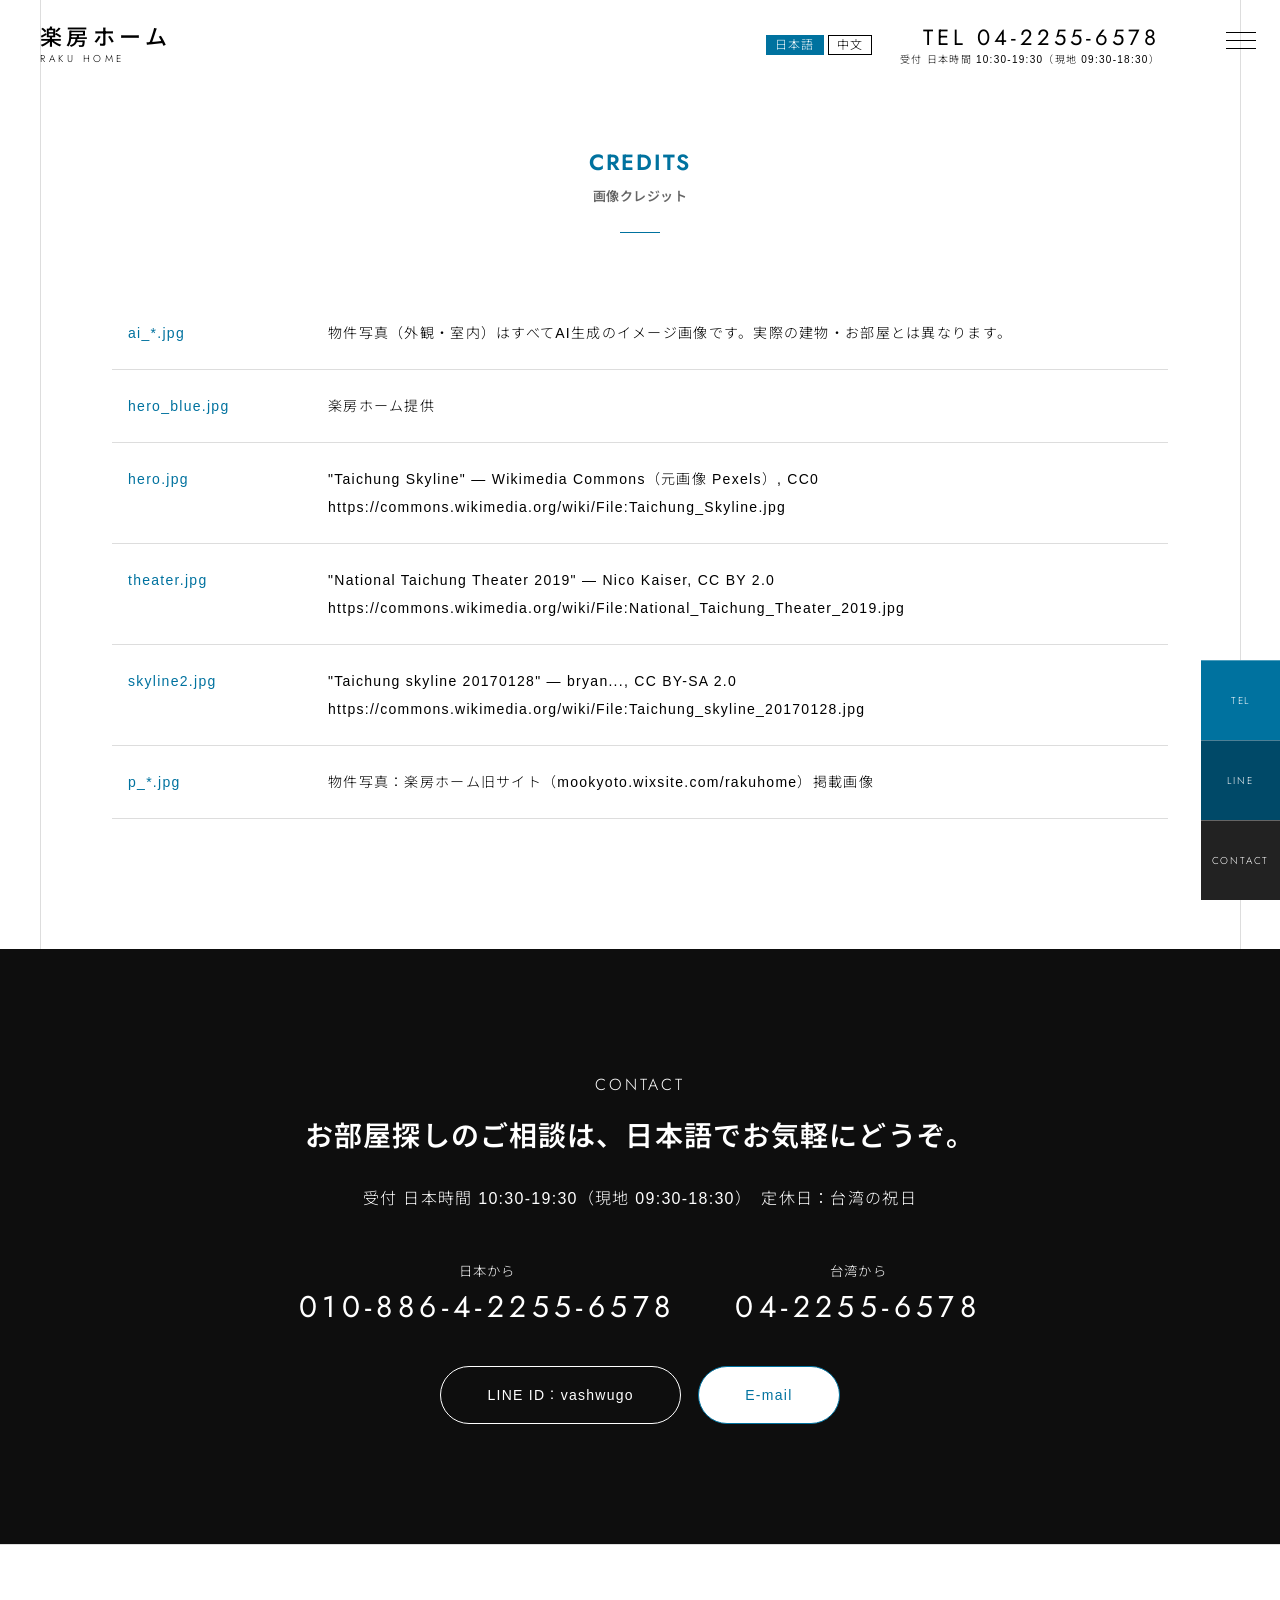
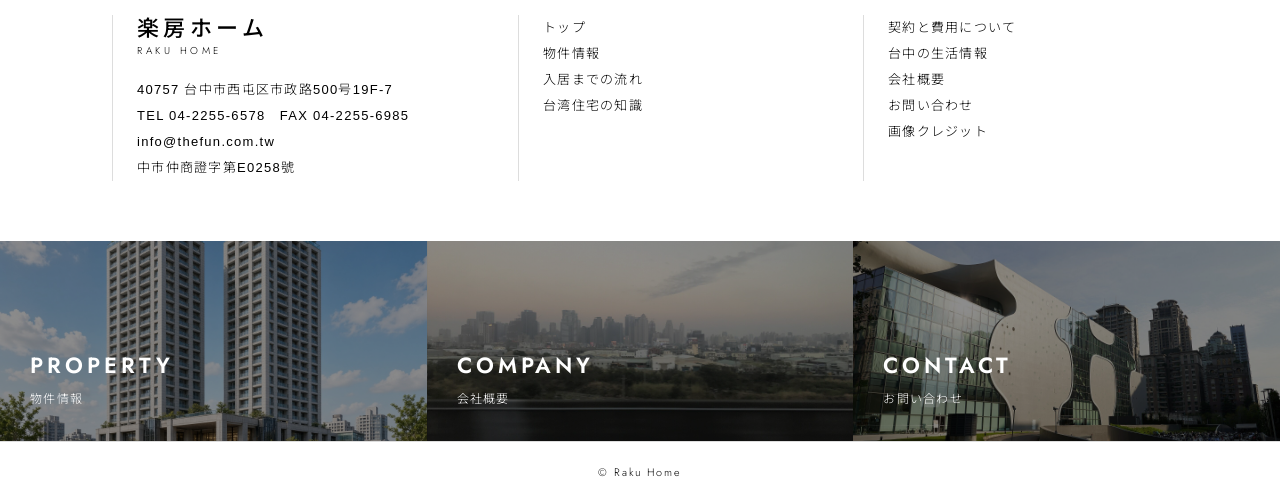
<file: credits.html>
<!DOCTYPE html><html lang="ja"><head><meta charset="utf-8"><meta name="viewport" content="width=device-width,initial-scale=1">
<title>画像クレジット｜楽房ホーム Raku Home</title><meta name="description" content="台中で暮らす日本人のための賃貸仲介「楽房ホーム」。日本語で、物件探しからご契約・ご入居までていねいにお手伝いします。">
<meta property="og:title" content="画像クレジット｜楽房ホーム Raku Home">
<meta property="og:description" content="台中で暮らす日本人のための賃貸仲介「楽房ホーム」。日本語で、物件探しからご契約・ご入居までていねいにお手伝いします。">
<meta property="og:type" content="website">
<meta property="og:url" content="https://raku.thefun.com.tw/credits.html">
<meta property="og:image" content="https://raku.thefun.com.tw/img/og.jpg">
<meta property="og:image:width" content="1200">
<meta property="og:image:height" content="630">
<meta property="og:image:alt" content="台中の街並み｜楽房ホーム Raku Home">
<meta property="og:site_name" content="楽房ホーム">
<meta property="og:locale" content="ja_JP">
<meta name="twitter:card" content="summary_large_image">
<meta name="twitter:image" content="https://raku.thefun.com.tw/img/og.jpg">
<link rel="preconnect" href="https://fonts.googleapis.com"><link href="https://fonts.googleapis.com/css2?family=Jost:wght@300;400&family=Noto+Sans+JP:wght@300;400;500&family=Noto+Sans+TC:wght@300;400&display=swap" rel="stylesheet">
<link rel="stylesheet" href="css/style.css"></head><body class="sub">
<header class="hd"><a class="logo" href="index.html"><b>楽房ホーム</b><small class="en">RAKU HOME</small></a>
<div class="hd-r"><div class="lang"><a href="index.html" class="on">日本語</a><a href="zh/index.html" class="">中文</a></div><div class="hd-tel"><b class="en">TEL 04-2255-6578</b><small>受付 日本時間 10:30-19:30（現地 09:30-18:30）</small></div></div></header>
<aside class="side"><button class="burger" aria-label="menu"><span></span><span></span><span></span></button>
<div class="side-btns"><a href="tel:+886422556578"><span class="en">TEL</span></a><a class="line" href="https://line.me/ti/p/~vashwugo"><span class="en">LINE</span></a><a href="contact.html"><span class="en">CONTACT</span></a></div></aside>
<nav class="nav"><ul><li><a href="index.html"><span class="en">TOP</span>トップ</a></li><li><a href="properties.html"><span class="en">PROPERTY</span>物件情報</a></li><li><a href="flow.html"><span class="en">FLOW</span>入居までの流れ</a></li><li><a href="knowledge.html"><span class="en">KNOWLEDGE</span>台湾住宅の知識</a></li><li><a href="contract.html"><span class="en">CONTRACT</span>契約と費用について</a></li><li><a href="life.html"><span class="en">LIFE</span>台中の生活情報</a></li><li><a href="company.html"><span class="en">COMPANY</span>会社概要</a></li><li><a href="contact.html"><span class="en">CONTACT</span>お問い合わせ</a></li></ul></nav>
<section class="sec" style="padding-top:140px"><div class="wrap"><div class="ttl"><span class="en">CREDITS</span><h2>画像クレジット</h2></div><table class="co">
<tr><th>ai_*.jpg</th><td>物件写真（外観・室内）はすべてAI生成のイメージ画像です。実際の建物・お部屋とは異なります。</td></tr>
<tr><th>hero_blue.jpg</th><td>楽房ホーム提供</td></tr><tr><th>hero.jpg</th><td>"Taichung Skyline" — Wikimedia Commons（元画像 Pexels）, CC0<br>https://commons.wikimedia.org/wiki/File:Taichung_Skyline.jpg</td></tr>
<tr><th>theater.jpg</th><td>"National Taichung Theater 2019" — Nico Kaiser, CC BY 2.0<br>https://commons.wikimedia.org/wiki/File:National_Taichung_Theater_2019.jpg</td></tr>
<tr><th>skyline2.jpg</th><td>"Taichung skyline 20170128" — bryan..., CC BY-SA 2.0<br>https://commons.wikimedia.org/wiki/File:Taichung_skyline_20170128.jpg</td></tr>
<tr><th>p_*.jpg</th><td>物件写真：楽房ホーム旧サイト（mookyoto.wixsite.com/rakuhome）掲載画像</td></tr></table></div></section>
<section class="cta"><p class="en">CONTACT</p><h2>お部屋探しのご相談は、日本語でお気軽にどうぞ。</h2><p>受付 日本時間 10:30-19:30（現地 09:30-18:30）　定休日：台湾の祝日</p>
<div class="tels"><div><small>日本から</small><b class="en">010-886-4-2255-6578</b></div><div><small>台湾から</small><b class="en">04-2255-6578</b></div></div>
<a class="btn ln" href="https://line.me/ti/p/~vashwugo">LINE ID：vashwugo</a>　<a class="btn" href="mailto:info@thefun.com.tw">E-mail</a></section>
<footer class="ft"><div class="wrap"><div><a class="logo" href="#"><b>楽房ホーム</b><small class="en">RAKU HOME</small></a><p style="margin-top:20px">40757 台中市西屯区市政路500号19F-7<br>TEL 04-2255-6578　FAX 04-2255-6985<br>info@thefun.com.tw<br>中市仲商證字第E0258號</p></div>
<ul><li><a href="index.html">トップ</a></li><li><a href="properties.html">物件情報</a></li><li><a href="flow.html">入居までの流れ</a></li><li><a href="knowledge.html">台湾住宅の知識</a></li></ul><ul><li><a href="contract.html">契約と費用について</a></li><li><a href="life.html">台中の生活情報</a></li><li><a href="company.html">会社概要</a></li><li><a href="contact.html">お問い合わせ</a></li><li><a href="credits.html">画像クレジット</a></li></ul></div>
<div class="ft-bn"><a href="properties.html" style="background-image:url(img/ai_ext_shizheng1.jpg)"><b class="en">PROPERTY</b><span>物件情報</span></a><a href="company.html" style="background-image:url(img/skyline2.jpg)"><b class="en">COMPANY</b><span>会社概要</span></a><a href="contact.html" style="background-image:url(img/theater.jpg)"><b class="en">CONTACT</b><span>お問い合わせ</span></a></div><small class="cp en">© Raku Home</small></footer><script src="js/main.js"></script></body></html>
</file>
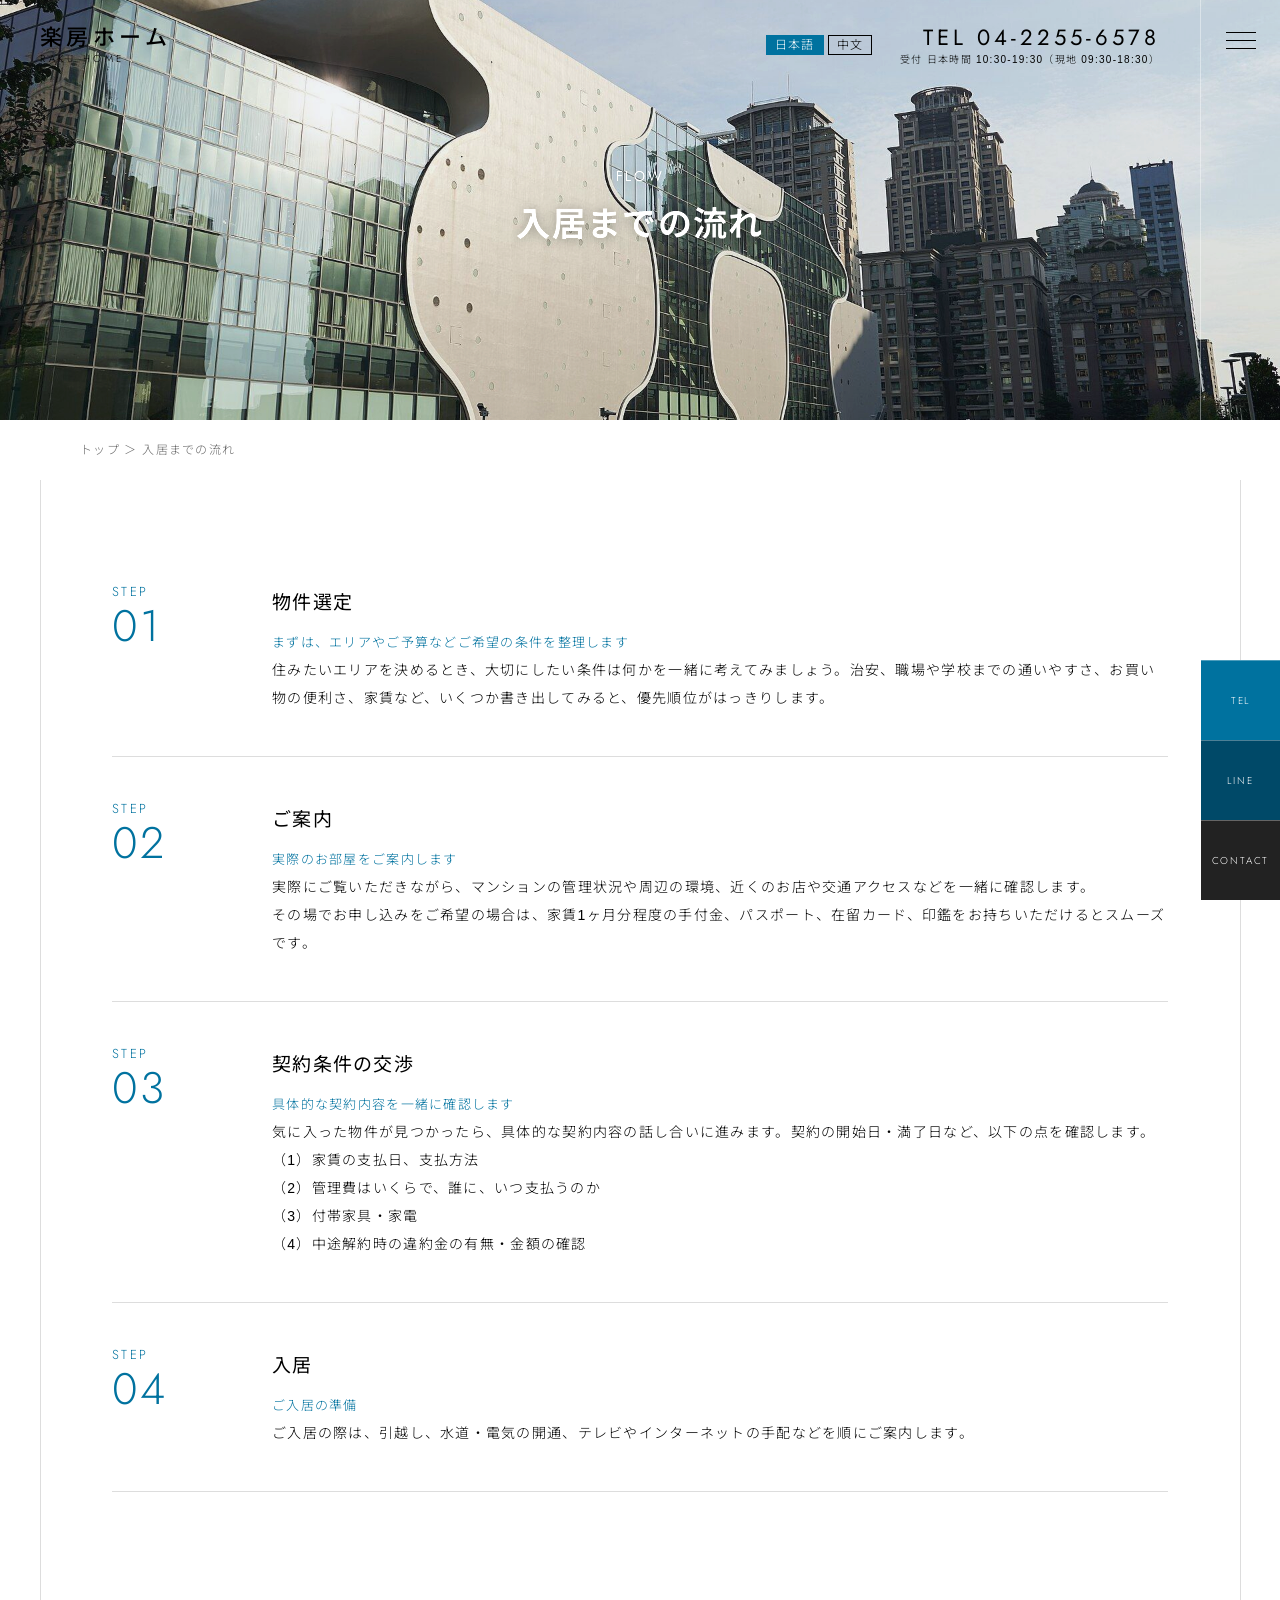
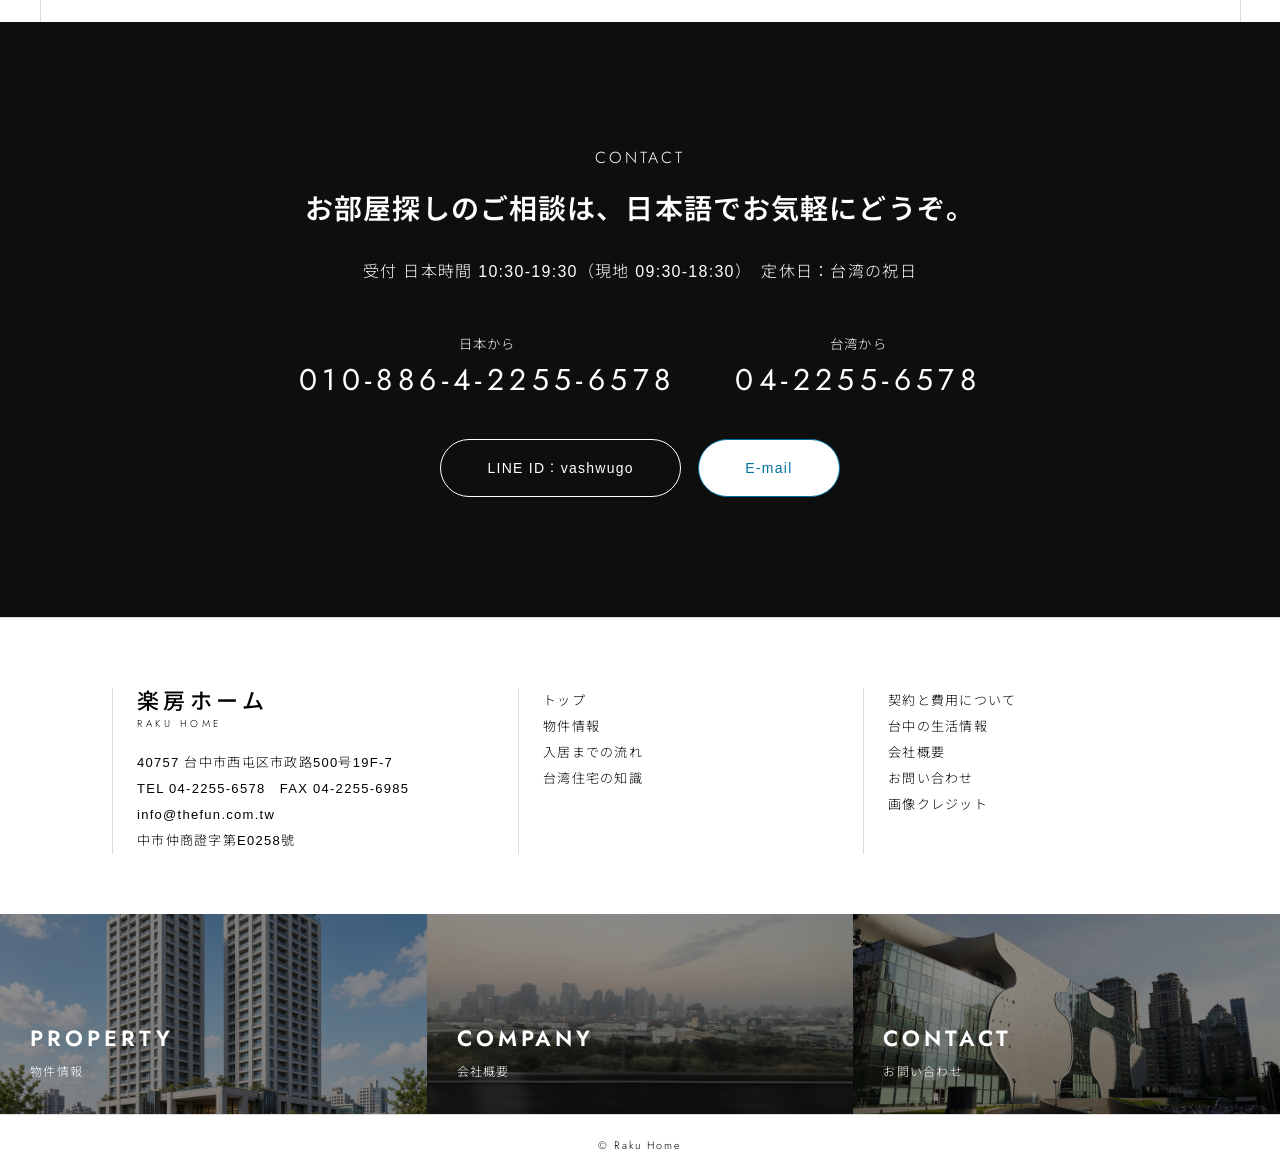
<file: flow.html>
<!DOCTYPE html><html lang="ja"><head><meta charset="utf-8"><meta name="viewport" content="width=device-width,initial-scale=1">
<title>入居までの流れ｜楽房ホーム Raku Home</title><meta name="description" content="台中で暮らす日本人のための賃貸仲介「楽房ホーム」。日本語で、物件探しからご契約・ご入居までていねいにお手伝いします。">
<meta property="og:title" content="入居までの流れ｜楽房ホーム Raku Home">
<meta property="og:description" content="台中で暮らす日本人のための賃貸仲介「楽房ホーム」。日本語で、物件探しからご契約・ご入居までていねいにお手伝いします。">
<meta property="og:type" content="website">
<meta property="og:url" content="https://raku.thefun.com.tw/flow.html">
<meta property="og:image" content="https://raku.thefun.com.tw/img/og.jpg">
<meta property="og:image:width" content="1200">
<meta property="og:image:height" content="630">
<meta property="og:image:alt" content="台中の街並み｜楽房ホーム Raku Home">
<meta property="og:site_name" content="楽房ホーム">
<meta property="og:locale" content="ja_JP">
<meta name="twitter:card" content="summary_large_image">
<meta name="twitter:image" content="https://raku.thefun.com.tw/img/og.jpg">
<link rel="preconnect" href="https://fonts.googleapis.com"><link href="https://fonts.googleapis.com/css2?family=Jost:wght@300;400&family=Noto+Sans+JP:wght@300;400;500&family=Noto+Sans+TC:wght@300;400&display=swap" rel="stylesheet">
<link rel="stylesheet" href="css/style.css"></head><body class="sub">
<header class="hd"><a class="logo" href="index.html"><b>楽房ホーム</b><small class="en">RAKU HOME</small></a>
<div class="hd-r"><div class="lang"><a href="index.html" class="on">日本語</a><a href="zh/index.html" class="">中文</a></div><div class="hd-tel"><b class="en">TEL 04-2255-6578</b><small>受付 日本時間 10:30-19:30（現地 09:30-18:30）</small></div></div></header>
<aside class="side"><button class="burger" aria-label="menu"><span></span><span></span><span></span></button>
<div class="side-btns"><a href="tel:+886422556578"><span class="en">TEL</span></a><a class="line" href="https://line.me/ti/p/~vashwugo"><span class="en">LINE</span></a><a href="contact.html"><span class="en">CONTACT</span></a></div></aside>
<nav class="nav"><ul><li><a href="index.html"><span class="en">TOP</span>トップ</a></li><li><a href="properties.html"><span class="en">PROPERTY</span>物件情報</a></li><li><a href="flow.html"><span class="en">FLOW</span>入居までの流れ</a></li><li><a href="knowledge.html"><span class="en">KNOWLEDGE</span>台湾住宅の知識</a></li><li><a href="contract.html"><span class="en">CONTRACT</span>契約と費用について</a></li><li><a href="life.html"><span class="en">LIFE</span>台中の生活情報</a></li><li><a href="company.html"><span class="en">COMPANY</span>会社概要</a></li><li><a href="contact.html"><span class="en">CONTACT</span>お問い合わせ</a></li></ul></nav>
<section class="ph-hero" style="background-image:url(img/theater.jpg)"><div><p class="en">FLOW</p><h1>入居までの流れ</h1></div></section><div class="wrap crumb">トップ ＞ 入居までの流れ</div><section class="sec" style="padding-top:60px"><div class="wrap"><ol class="flow"><li class="rv"><div class="st en">STEP<b>01</b></div><div><h3>物件選定</h3><p style="color:var(--ac);font-size:13px">まずは、エリアやご予算などご希望の条件を整理します</p><p style="font-size:14px">住みたいエリアを決めるとき、大切にしたい条件は何かを一緒に考えてみましょう。治安、職場や学校までの通いやすさ、お買い物の便利さ、家賃など、いくつか書き出してみると、優先順位がはっきりします。</p></div></li><li class="rv"><div class="st en">STEP<b>02</b></div><div><h3>ご案内</h3><p style="color:var(--ac);font-size:13px">実際のお部屋をご案内します</p><p style="font-size:14px">実際にご覧いただきながら、マンションの管理状況や周辺の環境、近くのお店や交通アクセスなどを一緒に確認します。<br>その場でお申し込みをご希望の場合は、家賃1ヶ月分程度の手付金、パスポート、在留カード、印鑑をお持ちいただけるとスムーズです。</p></div></li><li class="rv"><div class="st en">STEP<b>03</b></div><div><h3>契約条件の交渉</h3><p style="color:var(--ac);font-size:13px">具体的な契約内容を一緒に確認します</p><p style="font-size:14px">気に入った物件が見つかったら、具体的な契約内容の話し合いに進みます。契約の開始日・満了日など、以下の点を確認します。<br>（1）家賃の支払日、支払方法<br>（2）管理費はいくらで、誰に、いつ支払うのか<br>（3）付帯家具・家電<br>（4）中途解約時の違約金の有無・金額の確認</p></div></li><li class="rv"><div class="st en">STEP<b>04</b></div><div><h3>入居</h3><p style="color:var(--ac);font-size:13px">ご入居の準備</p><p style="font-size:14px">ご入居の際は、引越し、水道・電気の開通、テレビやインターネットの手配などを順にご案内します。</p></div></li></ol></div></section>
<section class="cta"><p class="en">CONTACT</p><h2>お部屋探しのご相談は、日本語でお気軽にどうぞ。</h2><p>受付 日本時間 10:30-19:30（現地 09:30-18:30）　定休日：台湾の祝日</p>
<div class="tels"><div><small>日本から</small><b class="en">010-886-4-2255-6578</b></div><div><small>台湾から</small><b class="en">04-2255-6578</b></div></div>
<a class="btn ln" href="https://line.me/ti/p/~vashwugo">LINE ID：vashwugo</a>　<a class="btn" href="mailto:info@thefun.com.tw">E-mail</a></section>
<footer class="ft"><div class="wrap"><div><a class="logo" href="#"><b>楽房ホーム</b><small class="en">RAKU HOME</small></a><p style="margin-top:20px">40757 台中市西屯区市政路500号19F-7<br>TEL 04-2255-6578　FAX 04-2255-6985<br>info@thefun.com.tw<br>中市仲商證字第E0258號</p></div>
<ul><li><a href="index.html">トップ</a></li><li><a href="properties.html">物件情報</a></li><li><a href="flow.html">入居までの流れ</a></li><li><a href="knowledge.html">台湾住宅の知識</a></li></ul><ul><li><a href="contract.html">契約と費用について</a></li><li><a href="life.html">台中の生活情報</a></li><li><a href="company.html">会社概要</a></li><li><a href="contact.html">お問い合わせ</a></li><li><a href="credits.html">画像クレジット</a></li></ul></div>
<div class="ft-bn"><a href="properties.html" style="background-image:url(img/ai_ext_shizheng1.jpg)"><b class="en">PROPERTY</b><span>物件情報</span></a><a href="company.html" style="background-image:url(img/skyline2.jpg)"><b class="en">COMPANY</b><span>会社概要</span></a><a href="contact.html" style="background-image:url(img/theater.jpg)"><b class="en">CONTACT</b><span>お問い合わせ</span></a></div><small class="cp en">© Raku Home</small></footer><script src="js/main.js"></script></body></html>
</file>
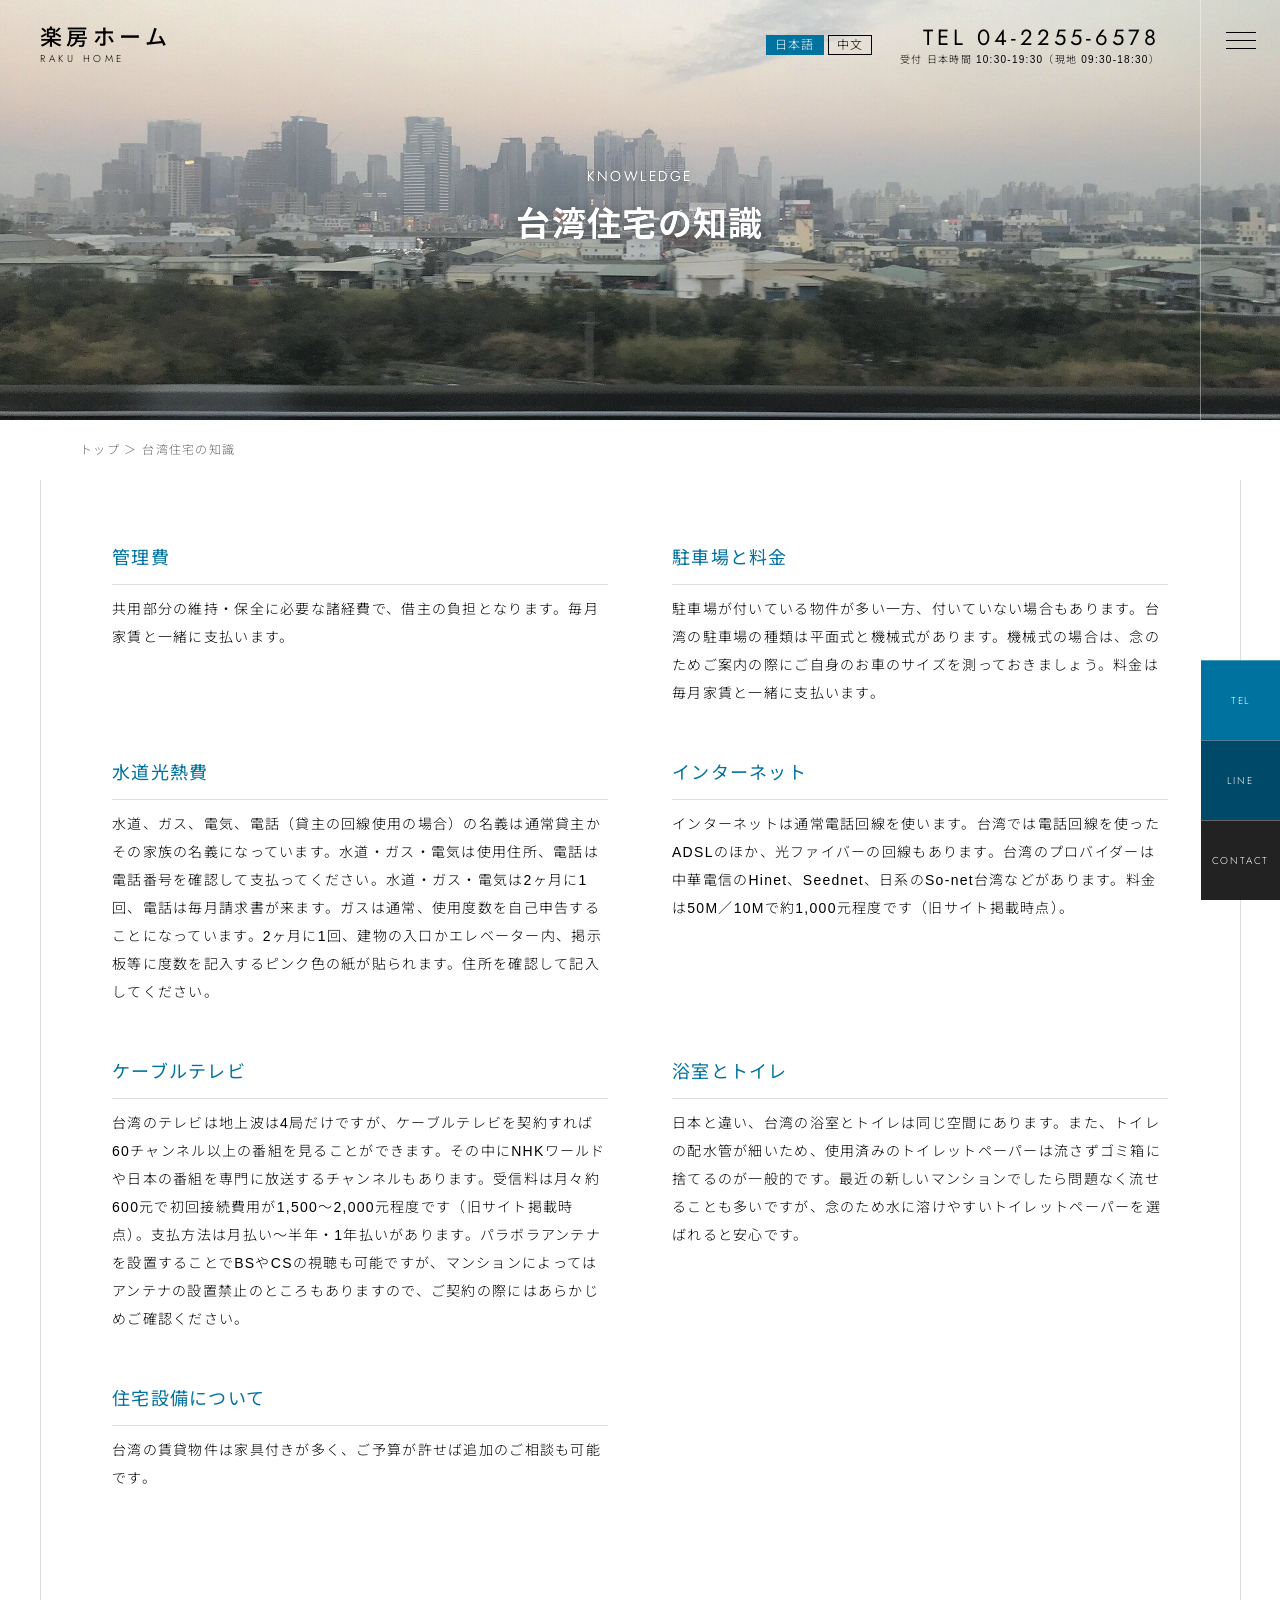
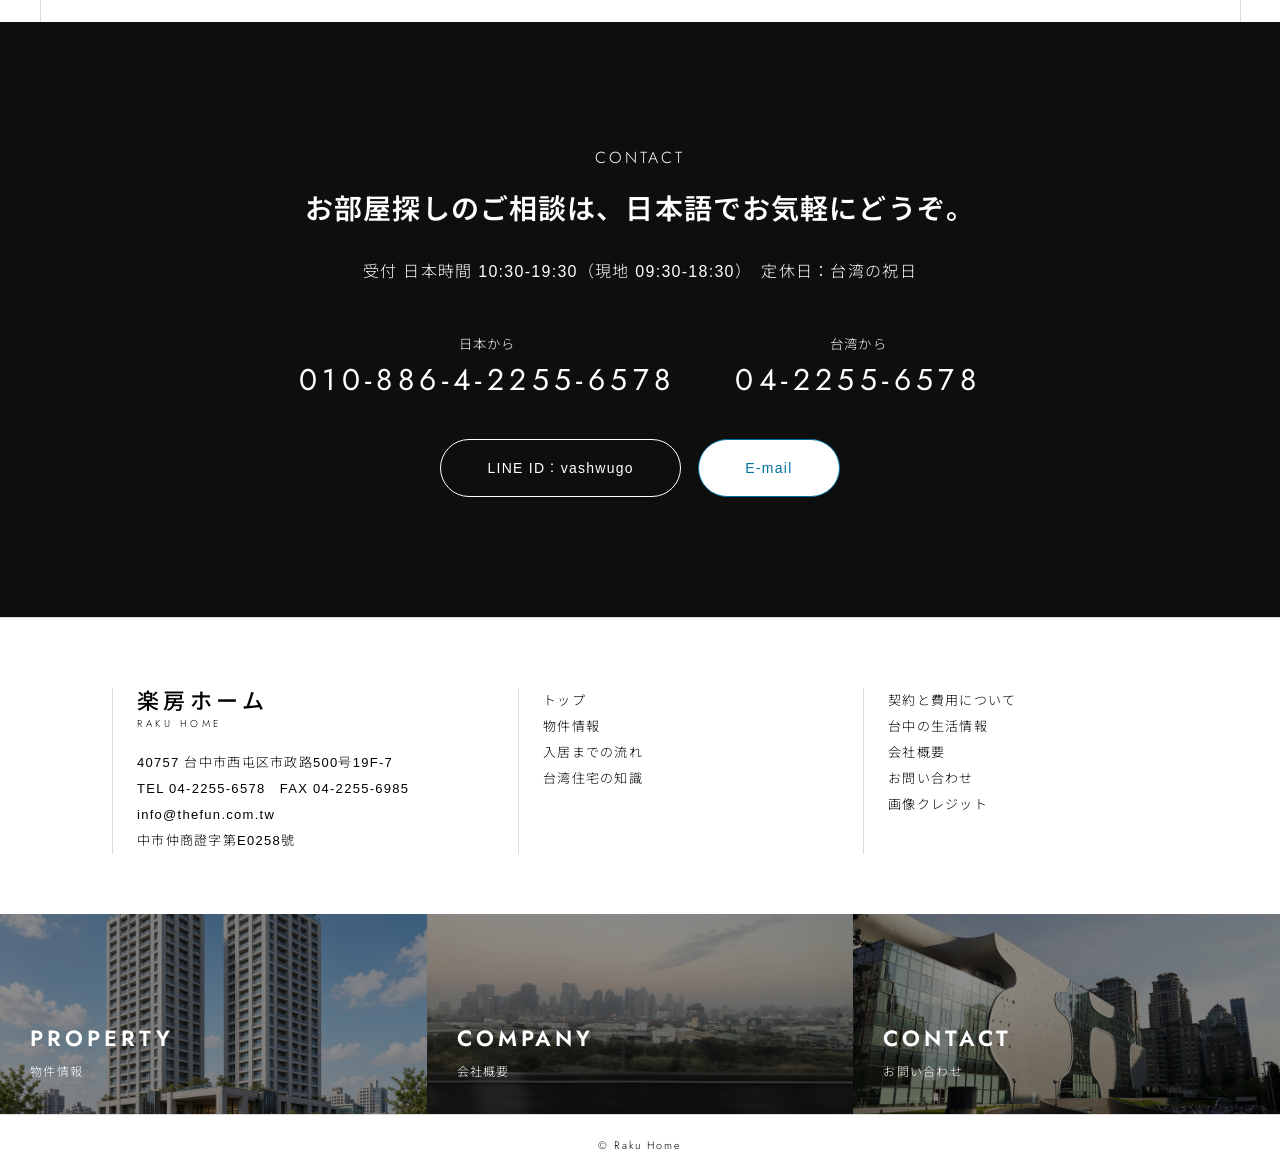
<file: knowledge.html>
<!DOCTYPE html><html lang="ja"><head><meta charset="utf-8"><meta name="viewport" content="width=device-width,initial-scale=1">
<title>台湾住宅の知識｜楽房ホーム Raku Home</title><meta name="description" content="台中で暮らす日本人のための賃貸仲介「楽房ホーム」。日本語で、物件探しからご契約・ご入居までていねいにお手伝いします。">
<meta property="og:title" content="台湾住宅の知識｜楽房ホーム Raku Home">
<meta property="og:description" content="台中で暮らす日本人のための賃貸仲介「楽房ホーム」。日本語で、物件探しからご契約・ご入居までていねいにお手伝いします。">
<meta property="og:type" content="website">
<meta property="og:url" content="https://raku.thefun.com.tw/knowledge.html">
<meta property="og:image" content="https://raku.thefun.com.tw/img/og.jpg">
<meta property="og:image:width" content="1200">
<meta property="og:image:height" content="630">
<meta property="og:image:alt" content="台中の街並み｜楽房ホーム Raku Home">
<meta property="og:site_name" content="楽房ホーム">
<meta property="og:locale" content="ja_JP">
<meta name="twitter:card" content="summary_large_image">
<meta name="twitter:image" content="https://raku.thefun.com.tw/img/og.jpg">
<link rel="preconnect" href="https://fonts.googleapis.com"><link href="https://fonts.googleapis.com/css2?family=Jost:wght@300;400&family=Noto+Sans+JP:wght@300;400;500&family=Noto+Sans+TC:wght@300;400&display=swap" rel="stylesheet">
<link rel="stylesheet" href="css/style.css"></head><body class="sub">
<header class="hd"><a class="logo" href="index.html"><b>楽房ホーム</b><small class="en">RAKU HOME</small></a>
<div class="hd-r"><div class="lang"><a href="index.html" class="on">日本語</a><a href="zh/index.html" class="">中文</a></div><div class="hd-tel"><b class="en">TEL 04-2255-6578</b><small>受付 日本時間 10:30-19:30（現地 09:30-18:30）</small></div></div></header>
<aside class="side"><button class="burger" aria-label="menu"><span></span><span></span><span></span></button>
<div class="side-btns"><a href="tel:+886422556578"><span class="en">TEL</span></a><a class="line" href="https://line.me/ti/p/~vashwugo"><span class="en">LINE</span></a><a href="contact.html"><span class="en">CONTACT</span></a></div></aside>
<nav class="nav"><ul><li><a href="index.html"><span class="en">TOP</span>トップ</a></li><li><a href="properties.html"><span class="en">PROPERTY</span>物件情報</a></li><li><a href="flow.html"><span class="en">FLOW</span>入居までの流れ</a></li><li><a href="knowledge.html"><span class="en">KNOWLEDGE</span>台湾住宅の知識</a></li><li><a href="contract.html"><span class="en">CONTRACT</span>契約と費用について</a></li><li><a href="life.html"><span class="en">LIFE</span>台中の生活情報</a></li><li><a href="company.html"><span class="en">COMPANY</span>会社概要</a></li><li><a href="contact.html"><span class="en">CONTACT</span>お問い合わせ</a></li></ul></nav>
<section class="ph-hero" style="background-image:url(img/skyline2.jpg)"><div><p class="en">KNOWLEDGE</p><h1>台湾住宅の知識</h1></div></section><div class="wrap crumb">トップ ＞ 台湾住宅の知識</div><section class="sec" style="padding-top:60px"><div class="wrap"><div class="qa"><div class="rv"><h3>管理費</h3><p>共用部分の維持・保全に必要な諸経費で、借主の負担となります。毎月家賃と一緒に支払います。</p></div><div class="rv"><h3>駐車場と料金</h3><p>駐車場が付いている物件が多い一方、付いていない場合もあります。台湾の駐車場の種類は平面式と機械式があります。機械式の場合は、念のためご案内の際にご自身のお車のサイズを測っておきましょう。料金は毎月家賃と一緒に支払います。</p></div><div class="rv"><h3>水道光熱費</h3><p>水道、ガス、電気、電話（貸主の回線使用の場合）の名義は通常貸主かその家族の名義になっています。水道・ガス・電気は使用住所、電話は電話番号を確認して支払ってください。水道・ガス・電気は2ヶ月に1回、電話は毎月請求書が来ます。ガスは通常、使用度数を自己申告することになっています。2ヶ月に1回、建物の入口かエレベーター内、掲示板等に度数を記入するピンク色の紙が貼られます。住所を確認して記入してください。</p></div><div class="rv"><h3>インターネット</h3><p>インターネットは通常電話回線を使います。台湾では電話回線を使ったADSLのほか、光ファイバーの回線もあります。台湾のプロバイダーは中華電信のHinet、Seednet、日系のSo-net台湾などがあります。料金は50M／10Mで約1,000元程度です（旧サイト掲載時点）。</p></div><div class="rv"><h3>ケーブルテレビ</h3><p>台湾のテレビは地上波は4局だけですが、ケーブルテレビを契約すれば60チャンネル以上の番組を見ることができます。その中にNHKワールドや日本の番組を専門に放送するチャンネルもあります。受信料は月々約600元で初回接続費用が1,500～2,000元程度です（旧サイト掲載時点）。支払方法は月払い～半年・1年払いがあります。パラボラアンテナを設置することでBSやCSの視聴も可能ですが、マンションによってはアンテナの設置禁止のところもありますので、ご契約の際にはあらかじめご確認ください。</p></div><div class="rv"><h3>浴室とトイレ</h3><p>日本と違い、台湾の浴室とトイレは同じ空間にあります。また、トイレの配水管が細いため、使用済みのトイレットペーパーは流さずゴミ箱に捨てるのが一般的です。最近の新しいマンションでしたら問題なく流せることも多いですが、念のため水に溶けやすいトイレットペーパーを選ばれると安心です。</p></div><div class="rv"><h3>住宅設備について</h3><p>台湾の賃貸物件は家具付きが多く、ご予算が許せば追加のご相談も可能です。</p></div></div></div></section>
<section class="cta"><p class="en">CONTACT</p><h2>お部屋探しのご相談は、日本語でお気軽にどうぞ。</h2><p>受付 日本時間 10:30-19:30（現地 09:30-18:30）　定休日：台湾の祝日</p>
<div class="tels"><div><small>日本から</small><b class="en">010-886-4-2255-6578</b></div><div><small>台湾から</small><b class="en">04-2255-6578</b></div></div>
<a class="btn ln" href="https://line.me/ti/p/~vashwugo">LINE ID：vashwugo</a>　<a class="btn" href="mailto:info@thefun.com.tw">E-mail</a></section>
<footer class="ft"><div class="wrap"><div><a class="logo" href="#"><b>楽房ホーム</b><small class="en">RAKU HOME</small></a><p style="margin-top:20px">40757 台中市西屯区市政路500号19F-7<br>TEL 04-2255-6578　FAX 04-2255-6985<br>info@thefun.com.tw<br>中市仲商證字第E0258號</p></div>
<ul><li><a href="index.html">トップ</a></li><li><a href="properties.html">物件情報</a></li><li><a href="flow.html">入居までの流れ</a></li><li><a href="knowledge.html">台湾住宅の知識</a></li></ul><ul><li><a href="contract.html">契約と費用について</a></li><li><a href="life.html">台中の生活情報</a></li><li><a href="company.html">会社概要</a></li><li><a href="contact.html">お問い合わせ</a></li><li><a href="credits.html">画像クレジット</a></li></ul></div>
<div class="ft-bn"><a href="properties.html" style="background-image:url(img/ai_ext_shizheng1.jpg)"><b class="en">PROPERTY</b><span>物件情報</span></a><a href="company.html" style="background-image:url(img/skyline2.jpg)"><b class="en">COMPANY</b><span>会社概要</span></a><a href="contact.html" style="background-image:url(img/theater.jpg)"><b class="en">CONTACT</b><span>お問い合わせ</span></a></div><small class="cp en">© Raku Home</small></footer><script src="js/main.js"></script></body></html>
</file>
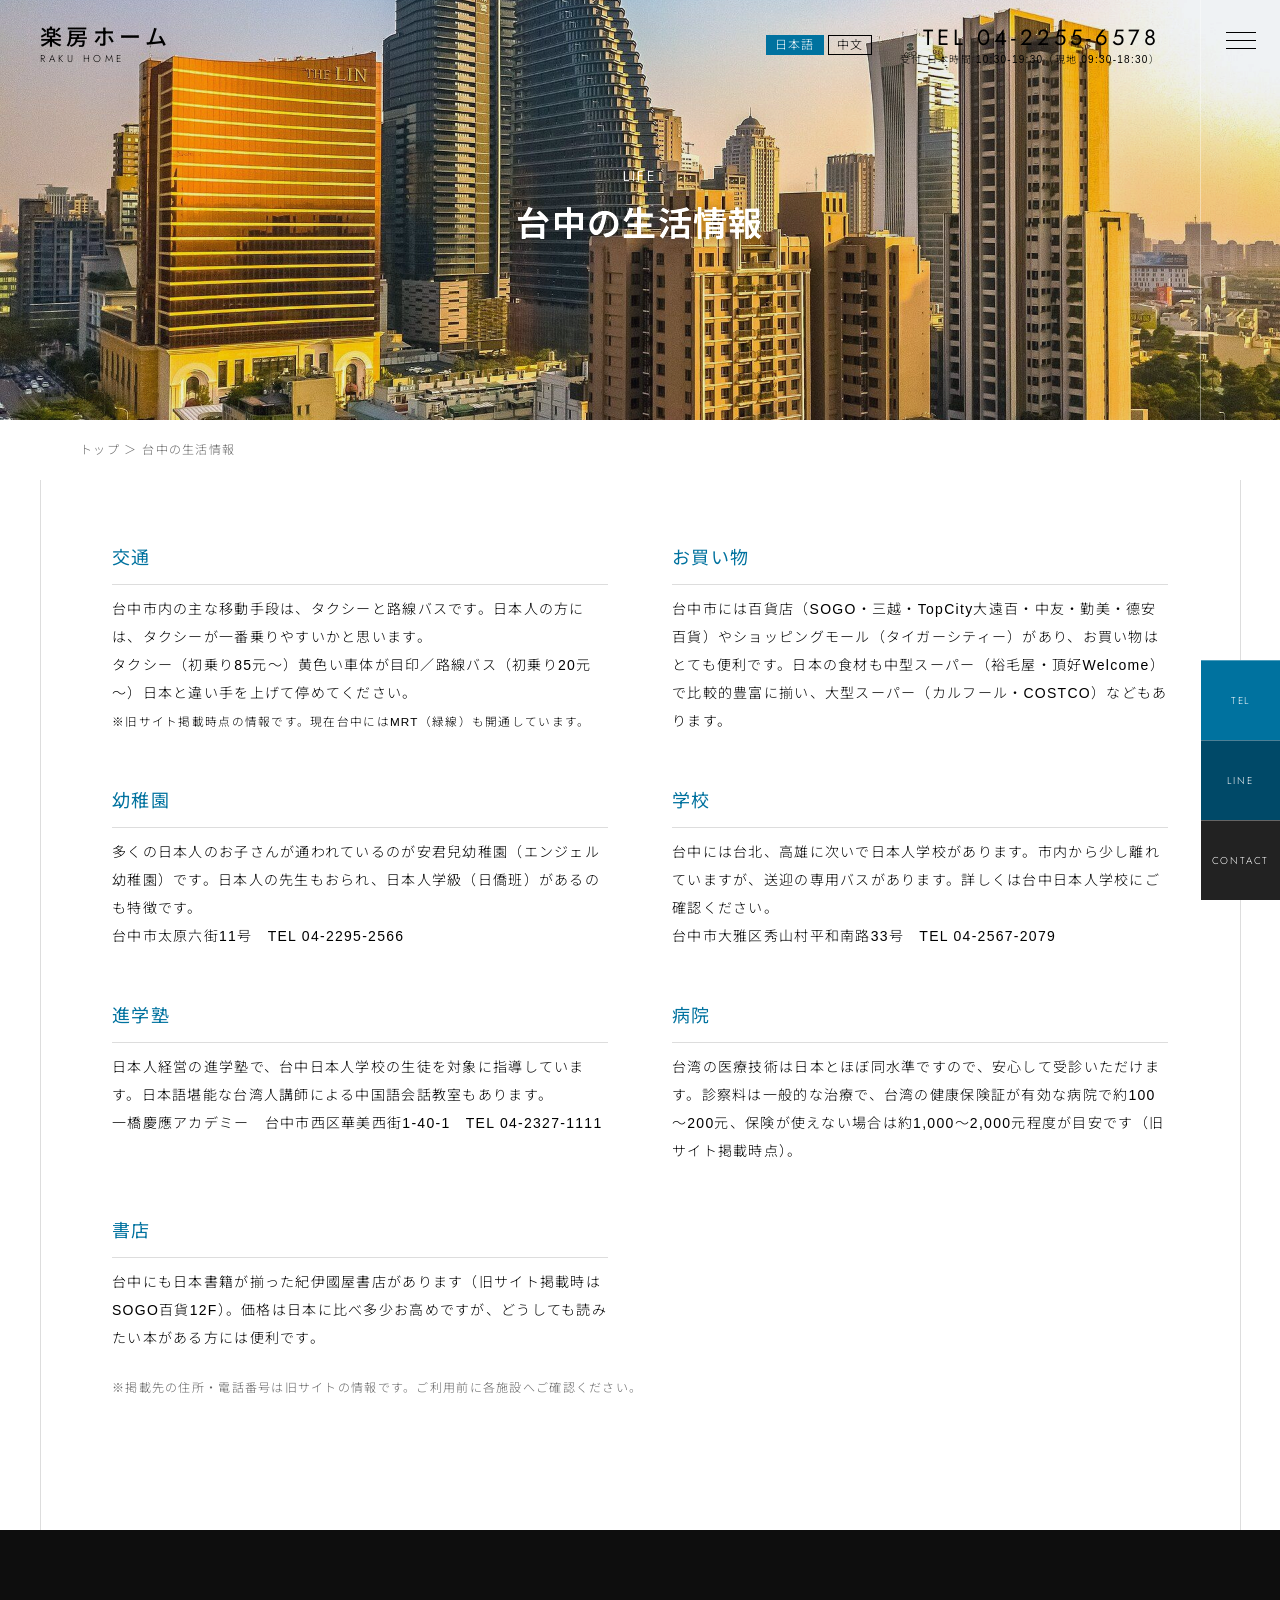
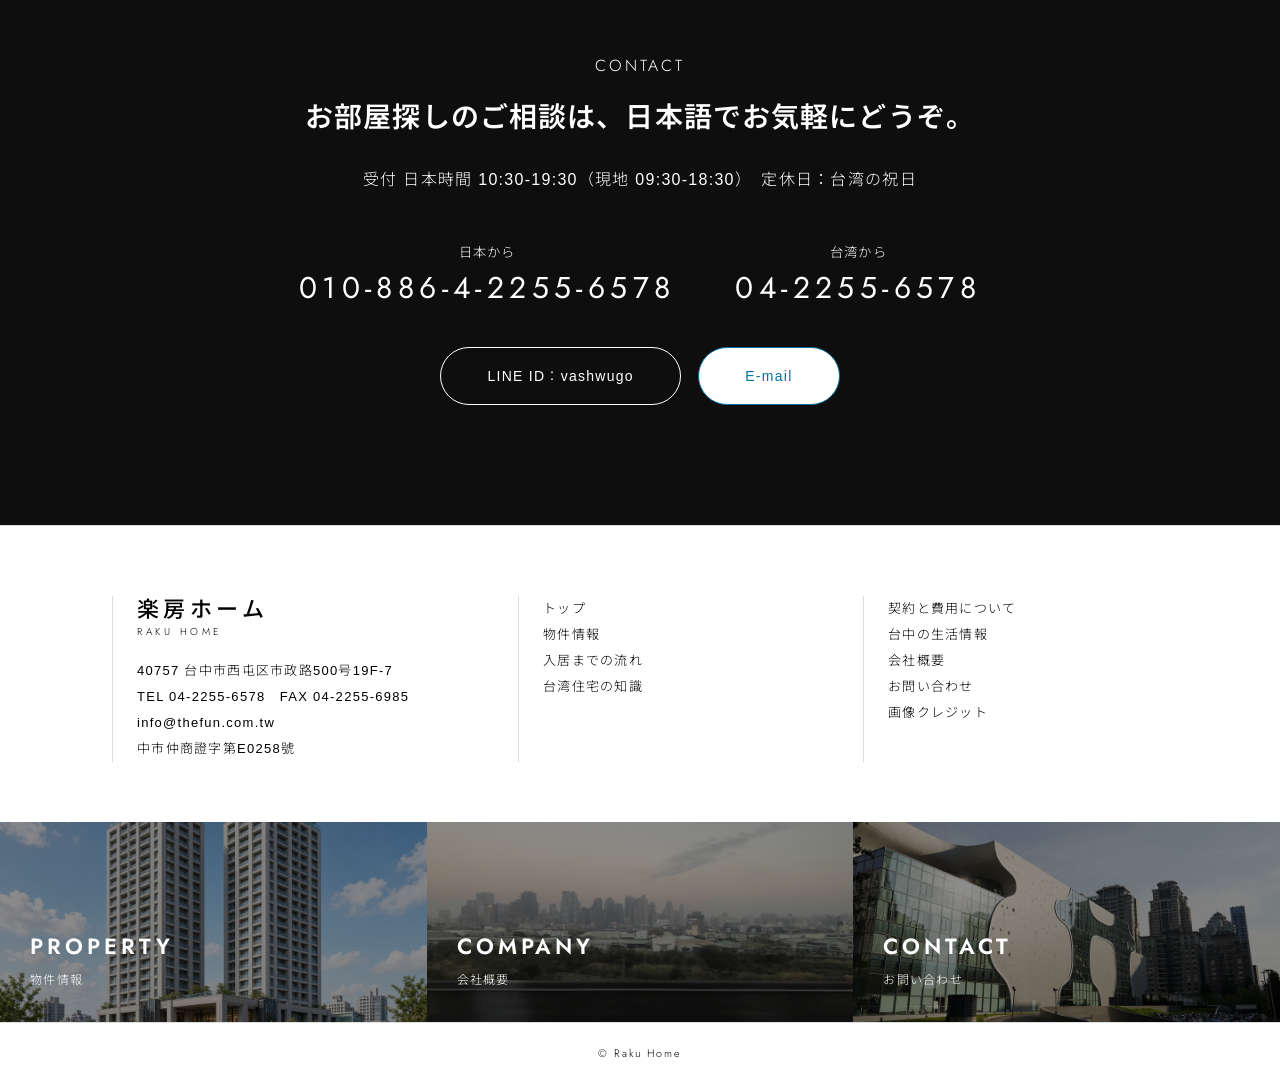
<file: life.html>
<!DOCTYPE html><html lang="ja"><head><meta charset="utf-8"><meta name="viewport" content="width=device-width,initial-scale=1">
<title>台中の生活情報｜楽房ホーム Raku Home</title><meta name="description" content="台中で暮らす日本人のための賃貸仲介「楽房ホーム」。日本語で、物件探しからご契約・ご入居までていねいにお手伝いします。">
<meta property="og:title" content="台中の生活情報｜楽房ホーム Raku Home">
<meta property="og:description" content="台中で暮らす日本人のための賃貸仲介「楽房ホーム」。日本語で、物件探しからご契約・ご入居までていねいにお手伝いします。">
<meta property="og:type" content="website">
<meta property="og:url" content="https://raku.thefun.com.tw/life.html">
<meta property="og:image" content="https://raku.thefun.com.tw/img/og.jpg">
<meta property="og:image:width" content="1200">
<meta property="og:image:height" content="630">
<meta property="og:image:alt" content="台中の街並み｜楽房ホーム Raku Home">
<meta property="og:site_name" content="楽房ホーム">
<meta property="og:locale" content="ja_JP">
<meta name="twitter:card" content="summary_large_image">
<meta name="twitter:image" content="https://raku.thefun.com.tw/img/og.jpg">
<link rel="preconnect" href="https://fonts.googleapis.com"><link href="https://fonts.googleapis.com/css2?family=Jost:wght@300;400&family=Noto+Sans+JP:wght@300;400;500&family=Noto+Sans+TC:wght@300;400&display=swap" rel="stylesheet">
<link rel="stylesheet" href="css/style.css"></head><body class="sub">
<header class="hd"><a class="logo" href="index.html"><b>楽房ホーム</b><small class="en">RAKU HOME</small></a>
<div class="hd-r"><div class="lang"><a href="index.html" class="on">日本語</a><a href="zh/index.html" class="">中文</a></div><div class="hd-tel"><b class="en">TEL 04-2255-6578</b><small>受付 日本時間 10:30-19:30（現地 09:30-18:30）</small></div></div></header>
<aside class="side"><button class="burger" aria-label="menu"><span></span><span></span><span></span></button>
<div class="side-btns"><a href="tel:+886422556578"><span class="en">TEL</span></a><a class="line" href="https://line.me/ti/p/~vashwugo"><span class="en">LINE</span></a><a href="contact.html"><span class="en">CONTACT</span></a></div></aside>
<nav class="nav"><ul><li><a href="index.html"><span class="en">TOP</span>トップ</a></li><li><a href="properties.html"><span class="en">PROPERTY</span>物件情報</a></li><li><a href="flow.html"><span class="en">FLOW</span>入居までの流れ</a></li><li><a href="knowledge.html"><span class="en">KNOWLEDGE</span>台湾住宅の知識</a></li><li><a href="contract.html"><span class="en">CONTRACT</span>契約と費用について</a></li><li><a href="life.html"><span class="en">LIFE</span>台中の生活情報</a></li><li><a href="company.html"><span class="en">COMPANY</span>会社概要</a></li><li><a href="contact.html"><span class="en">CONTACT</span>お問い合わせ</a></li></ul></nav>
<section class="ph-hero" style="background-image:url(img/hero.jpg)"><div><p class="en">LIFE</p><h1>台中の生活情報</h1></div></section><div class="wrap crumb">トップ ＞ 台中の生活情報</div><section class="sec" style="padding-top:60px"><div class="wrap"><div class="qa"><div class="rv"><h3>交通</h3><p>台中市内の主な移動手段は、タクシーと路線バスです。日本人の方には、タクシーが一番乗りやすいかと思います。<br>タクシー（初乗り85元～）黄色い車体が目印／路線バス（初乗り20元～）日本と違い手を上げて停めてください。<br><small>※旧サイト掲載時点の情報です。現在台中にはMRT（緑線）も開通しています。</small></p></div><div class="rv"><h3>お買い物</h3><p>台中市には百貨店（SOGO・三越・TopCity大遠百・中友・勤美・德安百貨）やショッピングモール（タイガーシティー）があり、お買い物はとても便利です。日本の食材も中型スーパー（裕毛屋・頂好Welcome）で比較的豊富に揃い、大型スーパー（カルフール・COSTCO）などもあります。</p></div><div class="rv"><h3>幼稚園</h3><p>多くの日本人のお子さんが通われているのが安君兒幼稚園（エンジェル幼稚園）です。日本人の先生もおられ、日本人学級（日僑班）があるのも特徴です。<br>台中市太原六街11号　TEL 04-2295-2566</p></div><div class="rv"><h3>学校</h3><p>台中には台北、高雄に次いで日本人学校があります。市内から少し離れていますが、送迎の専用バスがあります。詳しくは台中日本人学校にご確認ください。<br>台中市大雅区秀山村平和南路33号　TEL 04-2567-2079</p></div><div class="rv"><h3>進学塾</h3><p>日本人経営の進学塾で、台中日本人学校の生徒を対象に指導しています。日本語堪能な台湾人講師による中国語会話教室もあります。<br>一橋慶應アカデミー　台中市西区華美西街1-40-1　TEL 04-2327-1111</p></div><div class="rv"><h3>病院</h3><p>台湾の医療技術は日本とほぼ同水準ですので、安心して受診いただけます。診察料は一般的な治療で、台湾の健康保険証が有効な病院で約100～200元、保険が使えない場合は約1,000～2,000元程度が目安です（旧サイト掲載時点）。</p></div><div class="rv"><h3>書店</h3><p>台中にも日本書籍が揃った紀伊國屋書店があります（旧サイト掲載時はSOGO百貨12F）。価格は日本に比べ多少お高めですが、どうしても読みたい本がある方には便利です。</p></div></div><p class="note">※掲載先の住所・電話番号は旧サイトの情報です。ご利用前に各施設へご確認ください。</p></div></section>
<section class="cta"><p class="en">CONTACT</p><h2>お部屋探しのご相談は、日本語でお気軽にどうぞ。</h2><p>受付 日本時間 10:30-19:30（現地 09:30-18:30）　定休日：台湾の祝日</p>
<div class="tels"><div><small>日本から</small><b class="en">010-886-4-2255-6578</b></div><div><small>台湾から</small><b class="en">04-2255-6578</b></div></div>
<a class="btn ln" href="https://line.me/ti/p/~vashwugo">LINE ID：vashwugo</a>　<a class="btn" href="mailto:info@thefun.com.tw">E-mail</a></section>
<footer class="ft"><div class="wrap"><div><a class="logo" href="#"><b>楽房ホーム</b><small class="en">RAKU HOME</small></a><p style="margin-top:20px">40757 台中市西屯区市政路500号19F-7<br>TEL 04-2255-6578　FAX 04-2255-6985<br>info@thefun.com.tw<br>中市仲商證字第E0258號</p></div>
<ul><li><a href="index.html">トップ</a></li><li><a href="properties.html">物件情報</a></li><li><a href="flow.html">入居までの流れ</a></li><li><a href="knowledge.html">台湾住宅の知識</a></li></ul><ul><li><a href="contract.html">契約と費用について</a></li><li><a href="life.html">台中の生活情報</a></li><li><a href="company.html">会社概要</a></li><li><a href="contact.html">お問い合わせ</a></li><li><a href="credits.html">画像クレジット</a></li></ul></div>
<div class="ft-bn"><a href="properties.html" style="background-image:url(img/ai_ext_shizheng1.jpg)"><b class="en">PROPERTY</b><span>物件情報</span></a><a href="company.html" style="background-image:url(img/skyline2.jpg)"><b class="en">COMPANY</b><span>会社概要</span></a><a href="contact.html" style="background-image:url(img/theater.jpg)"><b class="en">CONTACT</b><span>お問い合わせ</span></a></div><small class="cp en">© Raku Home</small></footer><script src="js/main.js"></script></body></html>
</file>
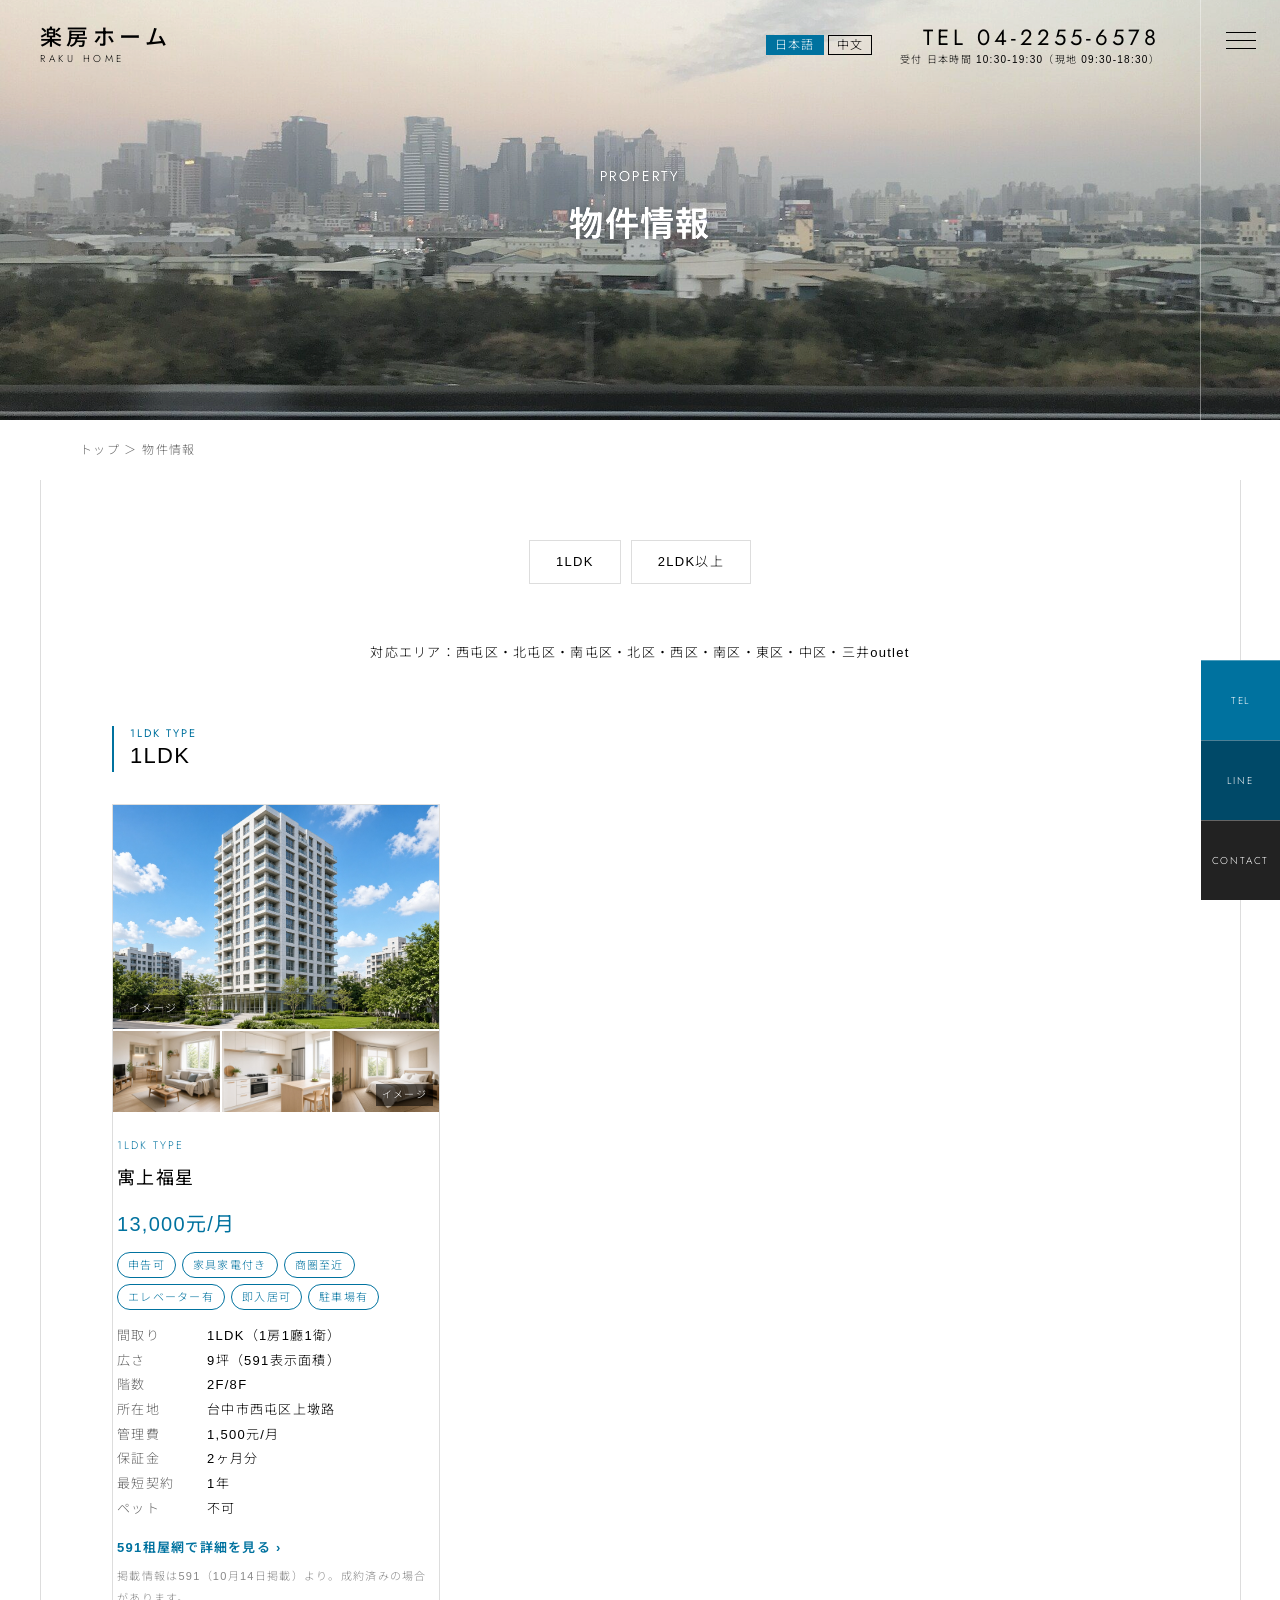
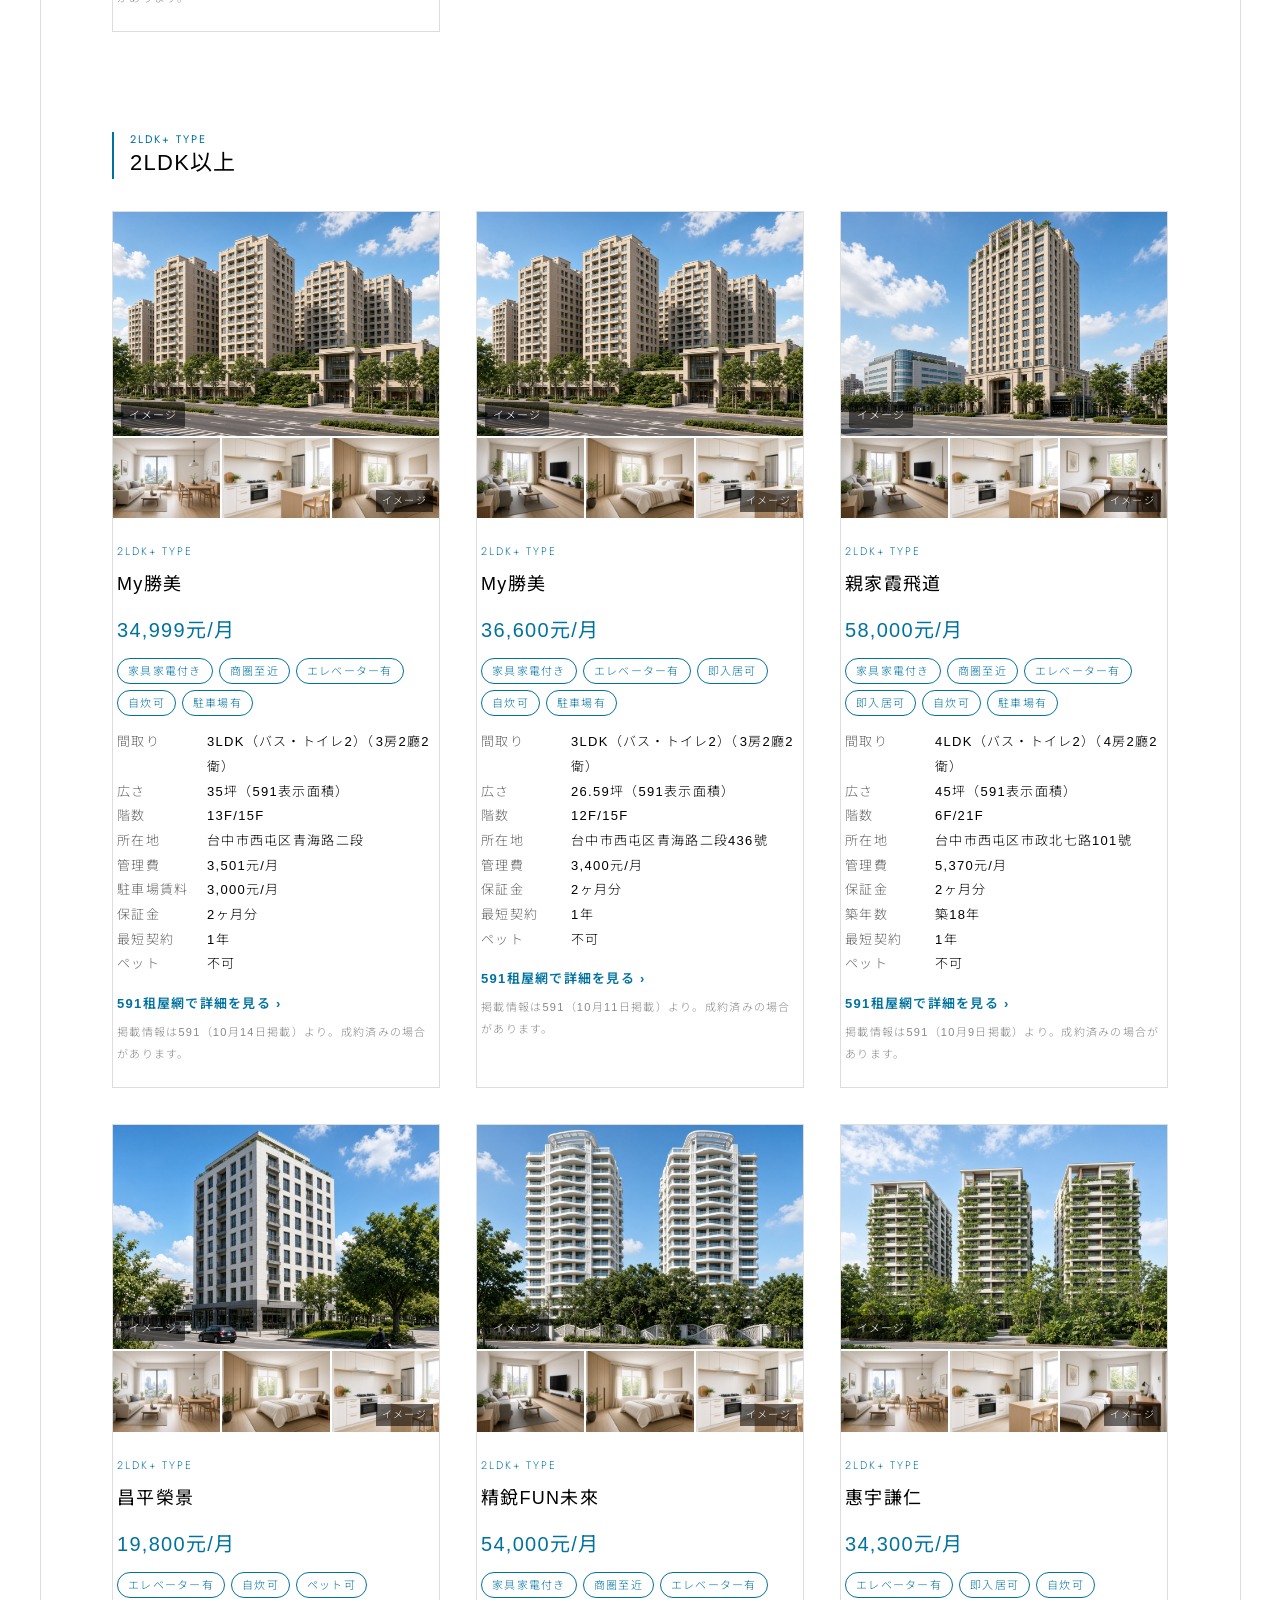
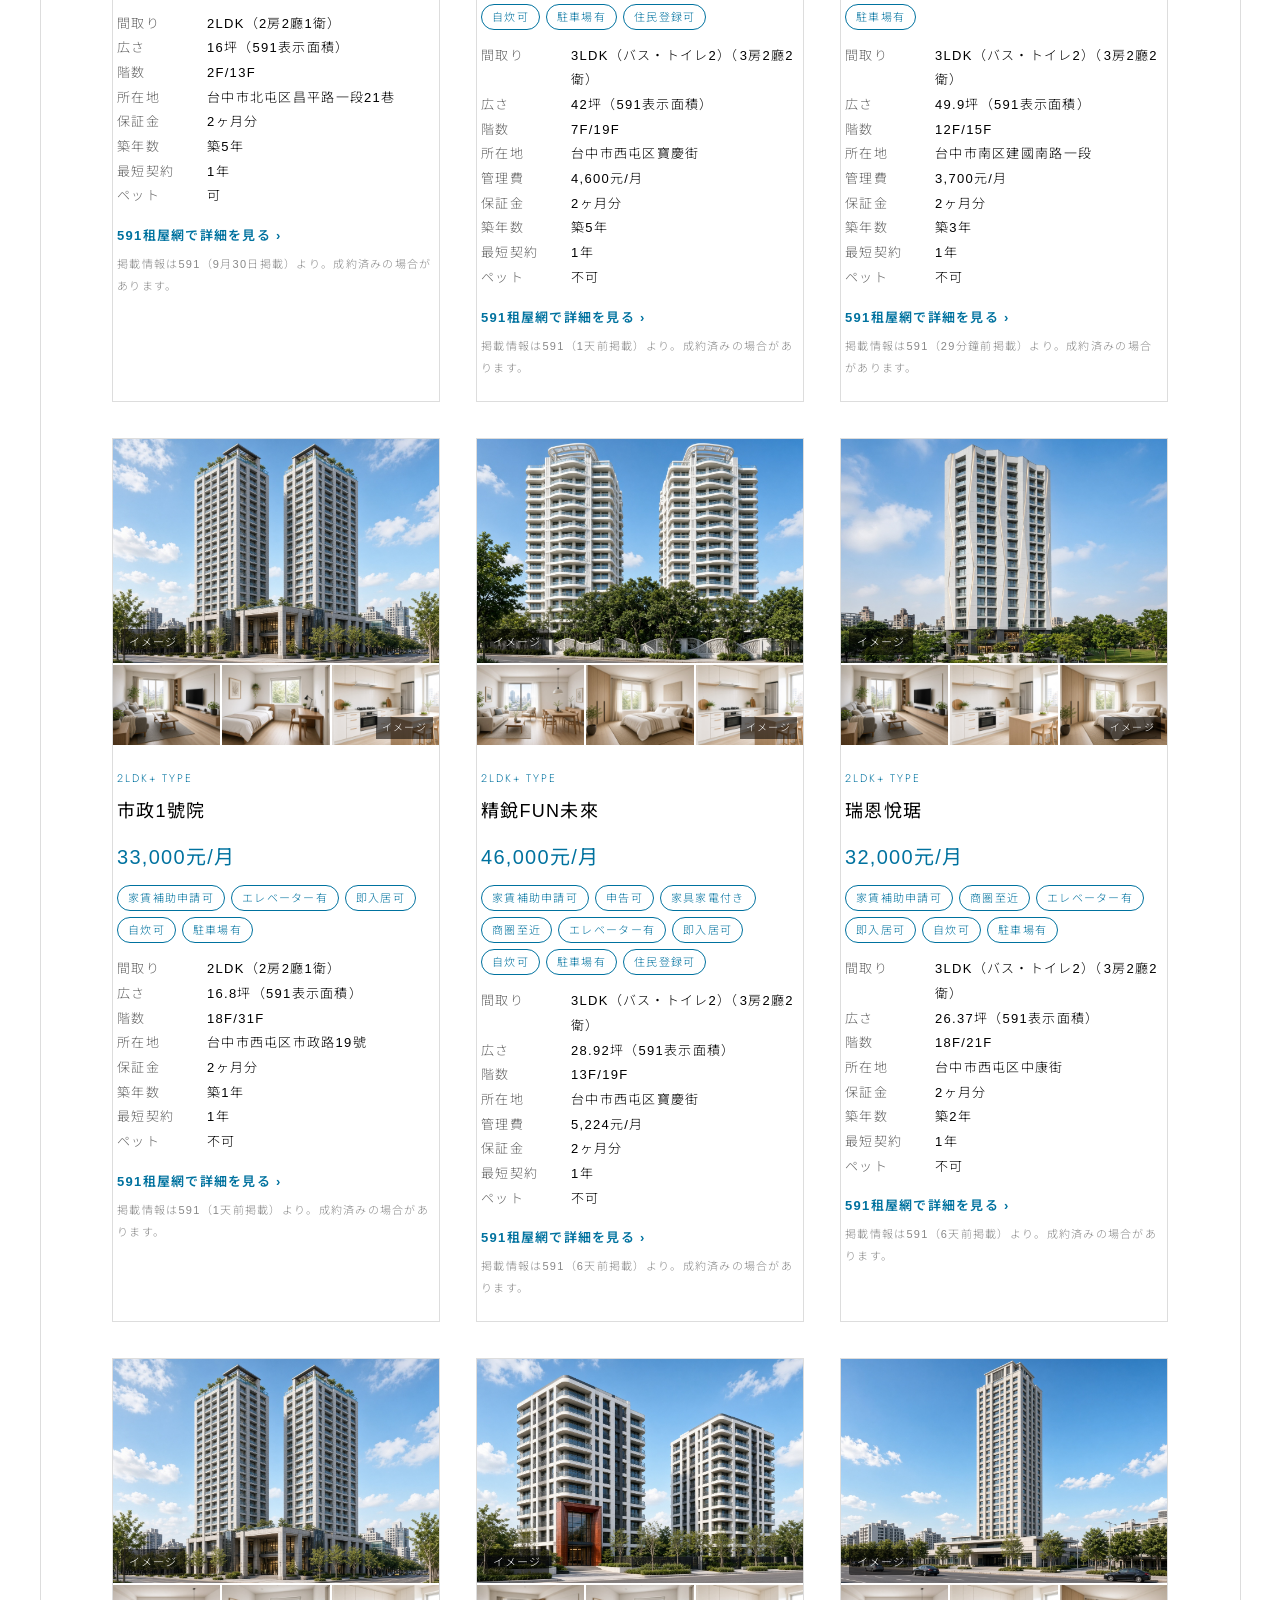
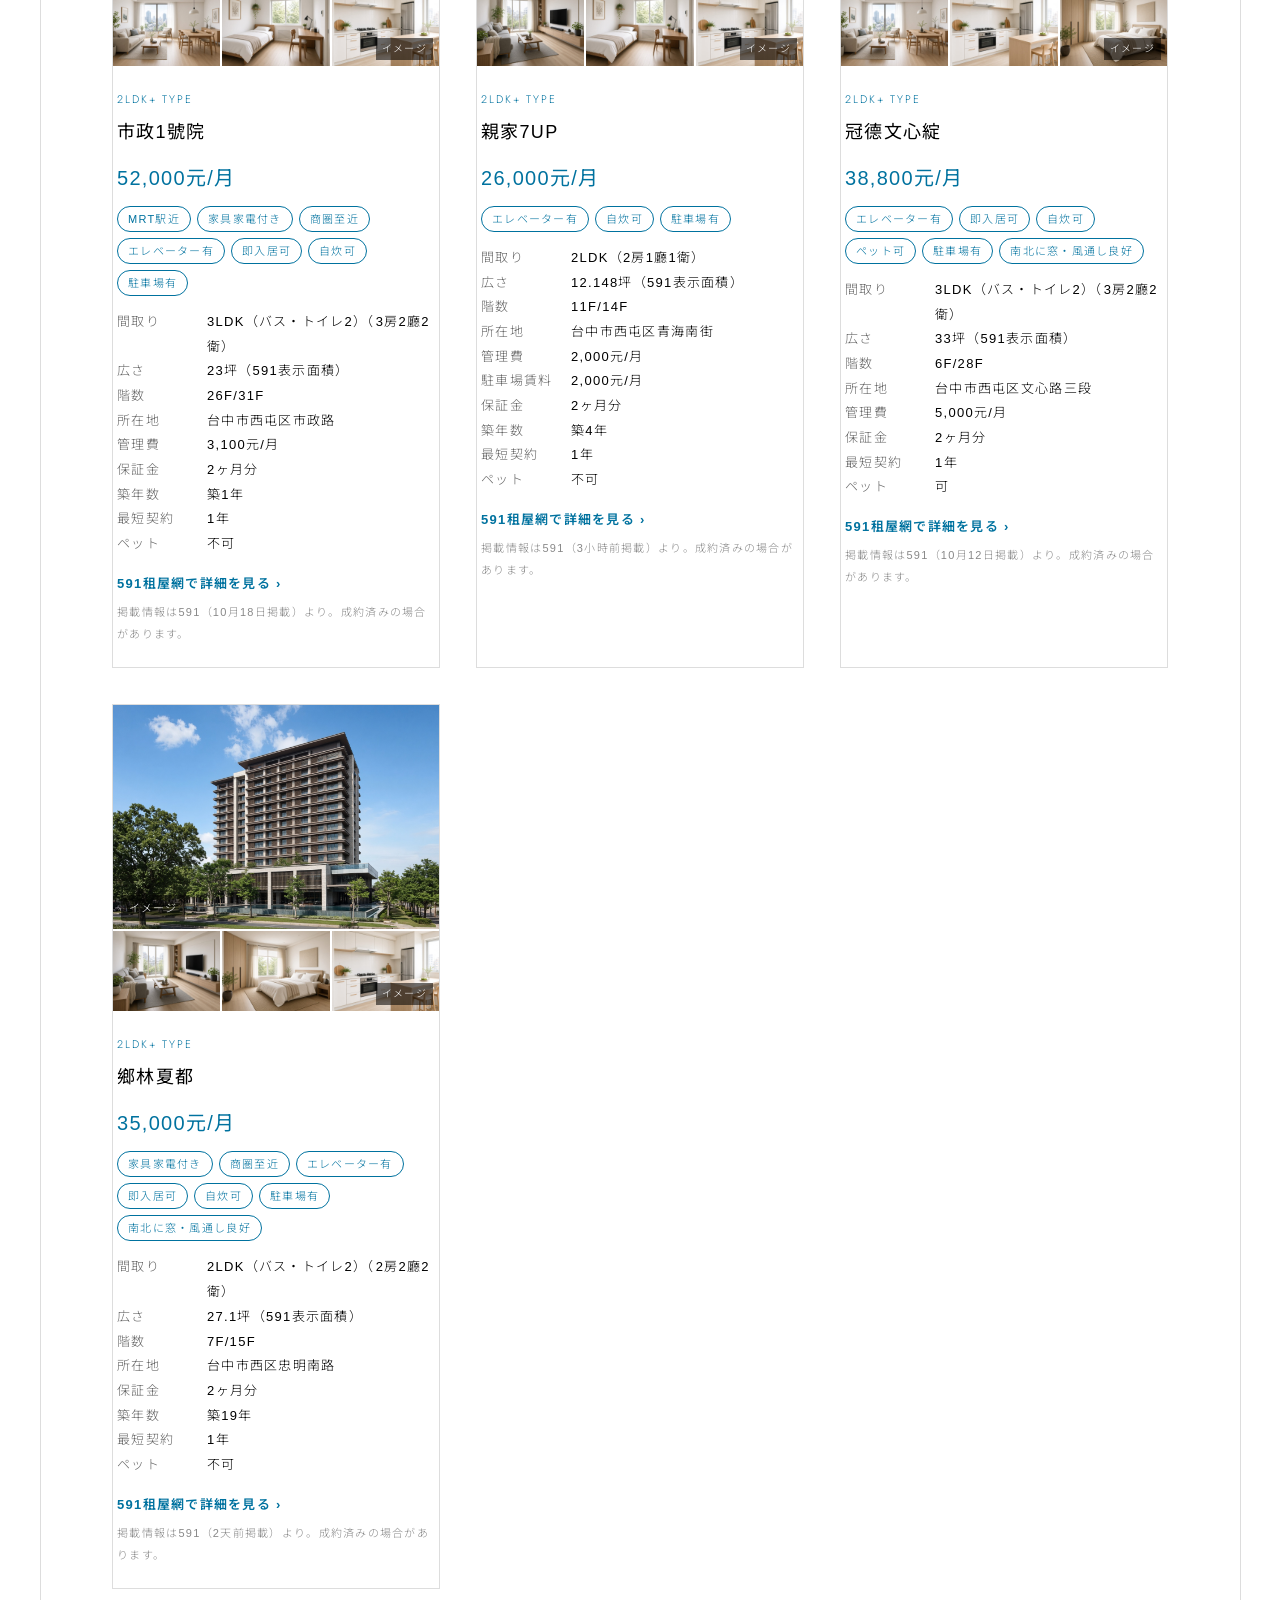
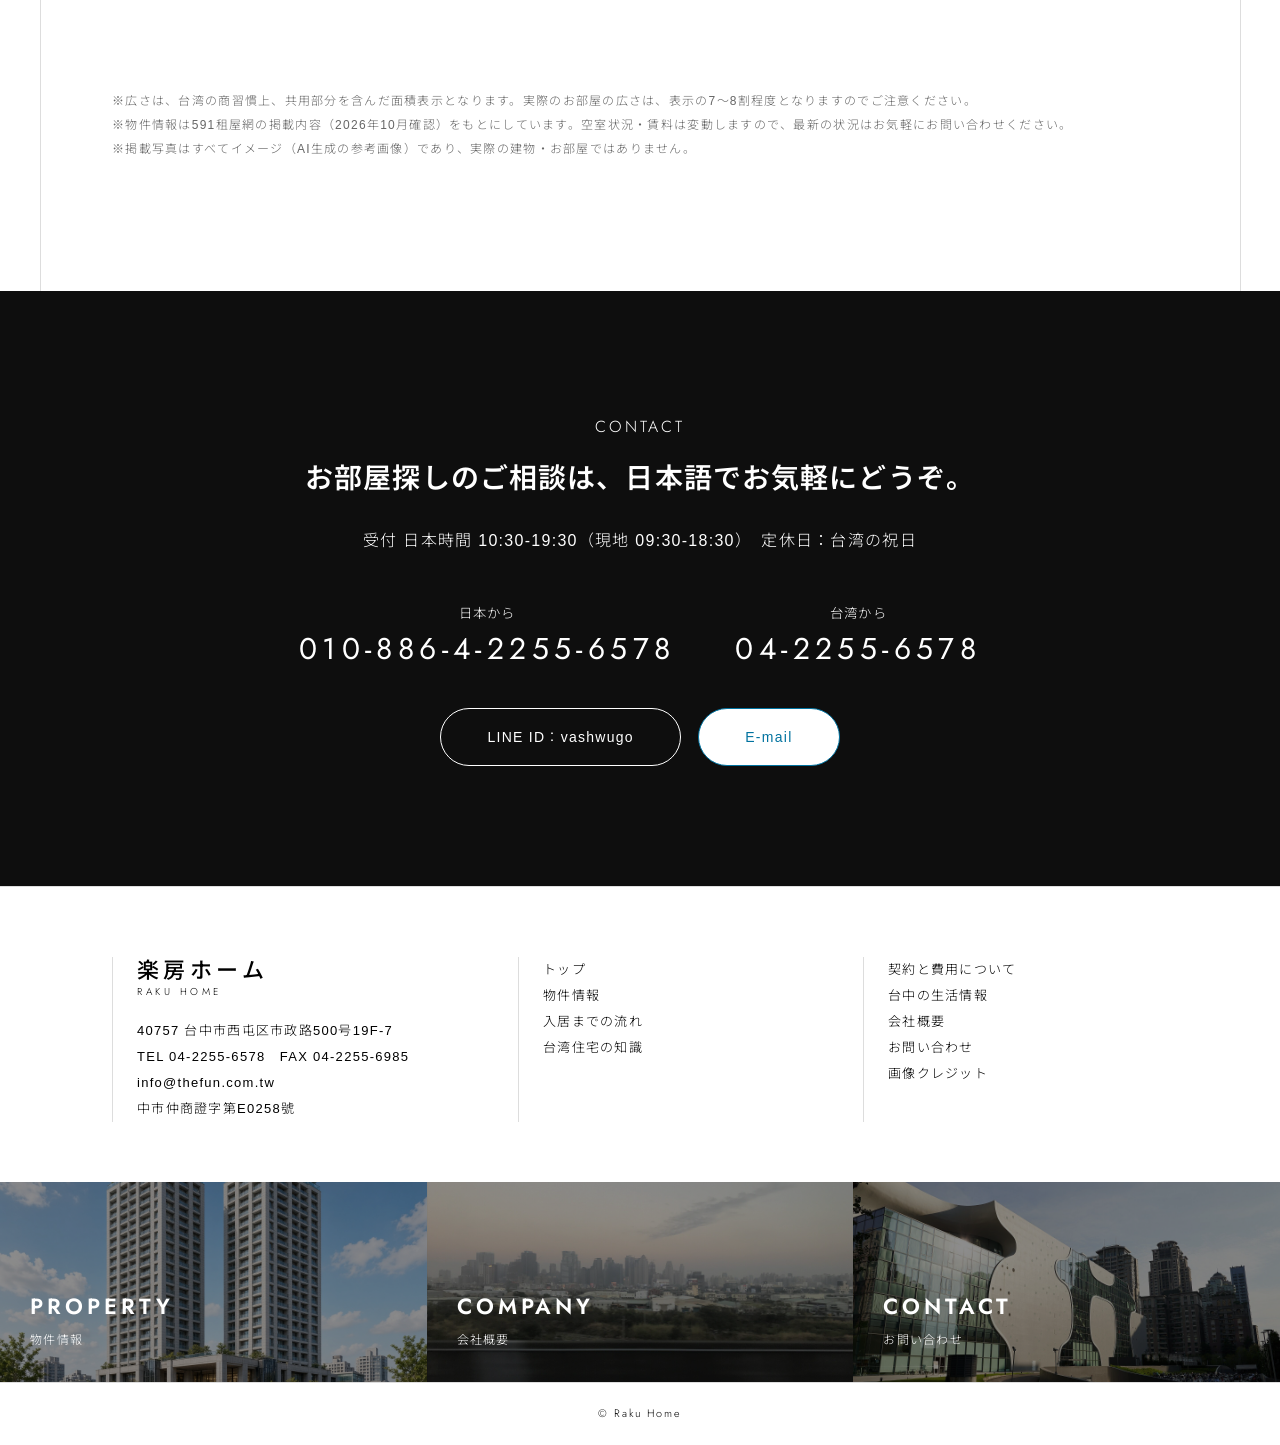
<file: properties.html>
<!DOCTYPE html><html lang="ja"><head><meta charset="utf-8"><meta name="viewport" content="width=device-width,initial-scale=1">
<title>物件情報｜楽房ホーム Raku Home</title><meta name="description" content="台中で暮らす日本人のための賃貸仲介「楽房ホーム」。日本語で、物件探しからご契約・ご入居までていねいにお手伝いします。">
<meta property="og:title" content="物件情報｜楽房ホーム Raku Home">
<meta property="og:description" content="台中で暮らす日本人のための賃貸仲介「楽房ホーム」。日本語で、物件探しからご契約・ご入居までていねいにお手伝いします。">
<meta property="og:type" content="website">
<meta property="og:url" content="https://raku.thefun.com.tw/properties.html">
<meta property="og:image" content="https://raku.thefun.com.tw/img/og.jpg">
<meta property="og:image:width" content="1200">
<meta property="og:image:height" content="630">
<meta property="og:image:alt" content="台中の街並み｜楽房ホーム Raku Home">
<meta property="og:site_name" content="楽房ホーム">
<meta property="og:locale" content="ja_JP">
<meta name="twitter:card" content="summary_large_image">
<meta name="twitter:image" content="https://raku.thefun.com.tw/img/og.jpg">
<link rel="preconnect" href="https://fonts.googleapis.com"><link href="https://fonts.googleapis.com/css2?family=Jost:wght@300;400&family=Noto+Sans+JP:wght@300;400;500&family=Noto+Sans+TC:wght@300;400&display=swap" rel="stylesheet">
<link rel="stylesheet" href="css/style.css"></head><body class="sub">
<header class="hd"><a class="logo" href="index.html"><b>楽房ホーム</b><small class="en">RAKU HOME</small></a>
<div class="hd-r"><div class="lang"><a href="index.html" class="on">日本語</a><a href="zh/index.html" class="">中文</a></div><div class="hd-tel"><b class="en">TEL 04-2255-6578</b><small>受付 日本時間 10:30-19:30（現地 09:30-18:30）</small></div></div></header>
<aside class="side"><button class="burger" aria-label="menu"><span></span><span></span><span></span></button>
<div class="side-btns"><a href="tel:+886422556578"><span class="en">TEL</span></a><a class="line" href="https://line.me/ti/p/~vashwugo"><span class="en">LINE</span></a><a href="contact.html"><span class="en">CONTACT</span></a></div></aside>
<nav class="nav"><ul><li><a href="index.html"><span class="en">TOP</span>トップ</a></li><li><a href="properties.html"><span class="en">PROPERTY</span>物件情報</a></li><li><a href="flow.html"><span class="en">FLOW</span>入居までの流れ</a></li><li><a href="knowledge.html"><span class="en">KNOWLEDGE</span>台湾住宅の知識</a></li><li><a href="contract.html"><span class="en">CONTRACT</span>契約と費用について</a></li><li><a href="life.html"><span class="en">LIFE</span>台中の生活情報</a></li><li><a href="company.html"><span class="en">COMPANY</span>会社概要</a></li><li><a href="contact.html"><span class="en">CONTACT</span>お問い合わせ</a></li></ul></nav>
<section class="ph-hero" style="background-image:url(img/skyline2.jpg)"><div><p class="en">PROPERTY</p><h1>物件情報</h1></div></section><div class="wrap crumb">トップ ＞ 物件情報</div><section class="sec" style="padding-top:60px"><div class="wrap"><div class="tabs"><a href="#1ldk">1LDK</a><a href="#2ldk">2LDK以上</a></div><p style="text-align:center;font-size:13px;margin-bottom:60px">対応エリア：西屯区・北屯区・南屯区・北区・西区・南区・東区・中区・三井outlet</p><div class="cat" id="1ldk"><h3 class="cath"><small class="en">1LDK TYPE</small>1LDK</h3><div class="cards"><article class="card rv"><div class="ph" style="position:relative"><img src="img/ai_ext_yushangfuxing.jpg" alt="寓上福星（イメージ）" loading="lazy"><span class="img-lbl">イメージ</span></div><div class="thumbs"><img src="img/ai_int_1ldk.jpg" alt="" loading="lazy"><img src="img/ai_int_kitchen.jpg" alt="" loading="lazy"><img src="img/ai_int_bed1.jpg" alt="" loading="lazy"></div><div class="bd"><p class="type en">1LDK TYPE</p><h3>寓上福星</h3><p class="rent">13,000元/月</p>
<p class="fts"><span>申告可</span><span>家具家電付き</span><span>商圏至近</span><span>エレベーター有</span><span>即入居可</span><span>駐車場有</span></p><dl><dt>間取り</dt><dd>1LDK（1房1廳1衛）</dd><dt>広さ</dt><dd>9坪（591表示面積）</dd><dt>階数</dt><dd>2F/8F</dd><dt>所在地</dt><dd>台中市西屯区上墩路</dd><dt>管理費</dt><dd>1,500元/月</dd><dt>保証金</dt><dd>2ヶ月分</dd><dt>最短契約</dt><dd>1年</dd><dt>ペット</dt><dd>不可</dd></dl><p class="src"><a href="https://rent.591.com.tw/22178892" target="_blank" rel="noopener">591租屋網で詳細を見る ›</a><small>掲載情報は591（10月14日掲載）より。成約済みの場合があります。</small></p></div></article></div></div><div class="cat" id="2ldk"><h3 class="cath"><small class="en">2LDK+ TYPE</small>2LDK以上</h3><div class="cards"><article class="card rv"><div class="ph" style="position:relative"><img src="img/ai_ext_myshengmei.jpg" alt="My勝美（イメージ）" loading="lazy"><span class="img-lbl">イメージ</span></div><div class="thumbs"><img src="img/ai_int_living1.jpg" alt="" loading="lazy"><img src="img/ai_int_kitchen.jpg" alt="" loading="lazy"><img src="img/ai_int_bed1.jpg" alt="" loading="lazy"></div><div class="bd"><p class="type en">2LDK+ TYPE</p><h3>My勝美</h3><p class="rent">34,999元/月</p>
<p class="fts"><span>家具家電付き</span><span>商圏至近</span><span>エレベーター有</span><span>自炊可</span><span>駐車場有</span></p><dl><dt>間取り</dt><dd>3LDK（バス・トイレ2）（3房2廳2衛）</dd><dt>広さ</dt><dd>35坪（591表示面積）</dd><dt>階数</dt><dd>13F/15F</dd><dt>所在地</dt><dd>台中市西屯区青海路二段</dd><dt>管理費</dt><dd>3,501元/月</dd><dt>駐車場賃料</dt><dd>3,000元/月</dd><dt>保証金</dt><dd>2ヶ月分</dd><dt>最短契約</dt><dd>1年</dd><dt>ペット</dt><dd>不可</dd></dl><p class="src"><a href="https://rent.591.com.tw/22178156" target="_blank" rel="noopener">591租屋網で詳細を見る ›</a><small>掲載情報は591（10月14日掲載）より。成約済みの場合があります。</small></p></div></article><article class="card rv"><div class="ph" style="position:relative"><img src="img/ai_ext_myshengmei.jpg" alt="My勝美（イメージ）" loading="lazy"><span class="img-lbl">イメージ</span></div><div class="thumbs"><img src="img/ai_int_living2.jpg" alt="" loading="lazy"><img src="img/ai_int_bed1.jpg" alt="" loading="lazy"><img src="img/ai_int_kitchen.jpg" alt="" loading="lazy"></div><div class="bd"><p class="type en">2LDK+ TYPE</p><h3>My勝美</h3><p class="rent">36,600元/月</p>
<p class="fts"><span>家具家電付き</span><span>エレベーター有</span><span>即入居可</span><span>自炊可</span><span>駐車場有</span></p><dl><dt>間取り</dt><dd>3LDK（バス・トイレ2）（3房2廳2衛）</dd><dt>広さ</dt><dd>26.59坪（591表示面積）</dd><dt>階数</dt><dd>12F/15F</dd><dt>所在地</dt><dd>台中市西屯区青海路二段436號</dd><dt>管理費</dt><dd>3,400元/月</dd><dt>保証金</dt><dd>2ヶ月分</dd><dt>最短契約</dt><dd>1年</dd><dt>ペット</dt><dd>不可</dd></dl><p class="src"><a href="https://rent.591.com.tw/22157893" target="_blank" rel="noopener">591租屋網で詳細を見る ›</a><small>掲載情報は591（10月11日掲載）より。成約済みの場合があります。</small></p></div></article><article class="card rv"><div class="ph" style="position:relative"><img src="img/ai_ext_xiafeidao.jpg" alt="親家霞飛道（イメージ）" loading="lazy"><span class="img-lbl">イメージ</span></div><div class="thumbs"><img src="img/ai_int_living2.jpg" alt="" loading="lazy"><img src="img/ai_int_kitchen.jpg" alt="" loading="lazy"><img src="img/ai_int_bed2.jpg" alt="" loading="lazy"></div><div class="bd"><p class="type en">2LDK+ TYPE</p><h3>親家霞飛道</h3><p class="rent">58,000元/月</p>
<p class="fts"><span>家具家電付き</span><span>商圏至近</span><span>エレベーター有</span><span>即入居可</span><span>自炊可</span><span>駐車場有</span></p><dl><dt>間取り</dt><dd>4LDK（バス・トイレ2）（4房2廳2衛）</dd><dt>広さ</dt><dd>45坪（591表示面積）</dd><dt>階数</dt><dd>6F/21F</dd><dt>所在地</dt><dd>台中市西屯区市政北七路101號</dd><dt>管理費</dt><dd>5,370元/月</dd><dt>保証金</dt><dd>2ヶ月分</dd><dt>築年数</dt><dd>築18年</dd><dt>最短契約</dt><dd>1年</dd><dt>ペット</dt><dd>不可</dd></dl><p class="src"><a href="https://rent.591.com.tw/22148833" target="_blank" rel="noopener">591租屋網で詳細を見る ›</a><small>掲載情報は591（10月9日掲載）より。成約済みの場合があります。</small></p></div></article><article class="card rv"><div class="ph" style="position:relative"><img src="img/ai_ext_changping.jpg" alt="昌平榮景（イメージ）" loading="lazy"><span class="img-lbl">イメージ</span></div><div class="thumbs"><img src="img/ai_int_living1.jpg" alt="" loading="lazy"><img src="img/ai_int_bed1.jpg" alt="" loading="lazy"><img src="img/ai_int_kitchen.jpg" alt="" loading="lazy"></div><div class="bd"><p class="type en">2LDK+ TYPE</p><h3>昌平榮景</h3><p class="rent">19,800元/月</p>
<p class="fts"><span>エレベーター有</span><span>自炊可</span><span>ペット可</span></p><dl><dt>間取り</dt><dd>2LDK（2房2廳1衛）</dd><dt>広さ</dt><dd>16坪（591表示面積）</dd><dt>階数</dt><dd>2F/13F</dd><dt>所在地</dt><dd>台中市北屯区昌平路一段21巷</dd><dt>保証金</dt><dd>2ヶ月分</dd><dt>築年数</dt><dd>築5年</dd><dt>最短契約</dt><dd>1年</dd><dt>ペット</dt><dd>可</dd></dl><p class="src"><a href="https://rent.591.com.tw/22092229" target="_blank" rel="noopener">591租屋網で詳細を見る ›</a><small>掲載情報は591（9月30日掲載）より。成約済みの場合があります。</small></p></div></article><article class="card rv"><div class="ph" style="position:relative"><img src="img/ai_ext_jingruifun.jpg" alt="精銳FUN未來（イメージ）" loading="lazy"><span class="img-lbl">イメージ</span></div><div class="thumbs"><img src="img/ai_int_living2.jpg" alt="" loading="lazy"><img src="img/ai_int_bed1.jpg" alt="" loading="lazy"><img src="img/ai_int_kitchen.jpg" alt="" loading="lazy"></div><div class="bd"><p class="type en">2LDK+ TYPE</p><h3>精銳FUN未來</h3><p class="rent">54,000元/月</p>
<p class="fts"><span>家具家電付き</span><span>商圏至近</span><span>エレベーター有</span><span>自炊可</span><span>駐車場有</span><span>住民登録可</span></p><dl><dt>間取り</dt><dd>3LDK（バス・トイレ2）（3房2廳2衛）</dd><dt>広さ</dt><dd>42坪（591表示面積）</dd><dt>階数</dt><dd>7F/19F</dd><dt>所在地</dt><dd>台中市西屯区寶慶街</dd><dt>管理費</dt><dd>4,600元/月</dd><dt>保証金</dt><dd>2ヶ月分</dd><dt>築年数</dt><dd>築5年</dd><dt>最短契約</dt><dd>1年</dd><dt>ペット</dt><dd>不可</dd></dl><p class="src"><a href="https://rent.591.com.tw/22238175" target="_blank" rel="noopener">591租屋網で詳細を見る ›</a><small>掲載情報は591（1天前掲載）より。成約済みの場合があります。</small></p></div></article><article class="card rv"><div class="ph" style="position:relative"><img src="img/ai_ext_huiyuqianren.jpg" alt="惠宇謙仁（イメージ）" loading="lazy"><span class="img-lbl">イメージ</span></div><div class="thumbs"><img src="img/ai_int_living1.jpg" alt="" loading="lazy"><img src="img/ai_int_kitchen.jpg" alt="" loading="lazy"><img src="img/ai_int_bed2.jpg" alt="" loading="lazy"></div><div class="bd"><p class="type en">2LDK+ TYPE</p><h3>惠宇謙仁</h3><p class="rent">34,300元/月</p>
<p class="fts"><span>エレベーター有</span><span>即入居可</span><span>自炊可</span><span>駐車場有</span></p><dl><dt>間取り</dt><dd>3LDK（バス・トイレ2）（3房2廳2衛）</dd><dt>広さ</dt><dd>49.9坪（591表示面積）</dd><dt>階数</dt><dd>12F/15F</dd><dt>所在地</dt><dd>台中市南区建國南路一段</dd><dt>管理費</dt><dd>3,700元/月</dd><dt>保証金</dt><dd>2ヶ月分</dd><dt>築年数</dt><dd>築3年</dd><dt>最短契約</dt><dd>1年</dd><dt>ペット</dt><dd>不可</dd></dl><p class="src"><a href="https://rent.591.com.tw/22250939" target="_blank" rel="noopener">591租屋網で詳細を見る ›</a><small>掲載情報は591（29分鐘前掲載）より。成約済みの場合があります。</small></p></div></article><article class="card rv"><div class="ph" style="position:relative"><img src="img/ai_ext_shizheng1.jpg" alt="市政1號院（イメージ）" loading="lazy"><span class="img-lbl">イメージ</span></div><div class="thumbs"><img src="img/ai_int_living2.jpg" alt="" loading="lazy"><img src="img/ai_int_bed2.jpg" alt="" loading="lazy"><img src="img/ai_int_kitchen.jpg" alt="" loading="lazy"></div><div class="bd"><p class="type en">2LDK+ TYPE</p><h3>市政1號院</h3><p class="rent">33,000元/月</p>
<p class="fts"><span>家賃補助申請可</span><span>エレベーター有</span><span>即入居可</span><span>自炊可</span><span>駐車場有</span></p><dl><dt>間取り</dt><dd>2LDK（2房2廳1衛）</dd><dt>広さ</dt><dd>16.8坪（591表示面積）</dd><dt>階数</dt><dd>18F/31F</dd><dt>所在地</dt><dd>台中市西屯区市政路19號</dd><dt>保証金</dt><dd>2ヶ月分</dd><dt>築年数</dt><dd>築1年</dd><dt>最短契約</dt><dd>1年</dd><dt>ペット</dt><dd>不可</dd></dl><p class="src"><a href="https://rent.591.com.tw/22242455" target="_blank" rel="noopener">591租屋網で詳細を見る ›</a><small>掲載情報は591（1天前掲載）より。成約済みの場合があります。</small></p></div></article><article class="card rv"><div class="ph" style="position:relative"><img src="img/ai_ext_jingruifun.jpg" alt="精銳FUN未來（イメージ）" loading="lazy"><span class="img-lbl">イメージ</span></div><div class="thumbs"><img src="img/ai_int_living1.jpg" alt="" loading="lazy"><img src="img/ai_int_bed1.jpg" alt="" loading="lazy"><img src="img/ai_int_kitchen.jpg" alt="" loading="lazy"></div><div class="bd"><p class="type en">2LDK+ TYPE</p><h3>精銳FUN未來</h3><p class="rent">46,000元/月</p>
<p class="fts"><span>家賃補助申請可</span><span>申告可</span><span>家具家電付き</span><span>商圏至近</span><span>エレベーター有</span><span>即入居可</span><span>自炊可</span><span>駐車場有</span><span>住民登録可</span></p><dl><dt>間取り</dt><dd>3LDK（バス・トイレ2）（3房2廳2衛）</dd><dt>広さ</dt><dd>28.92坪（591表示面積）</dd><dt>階数</dt><dd>13F/19F</dd><dt>所在地</dt><dd>台中市西屯区寶慶街</dd><dt>管理費</dt><dd>5,224元/月</dd><dt>保証金</dt><dd>2ヶ月分</dd><dt>最短契約</dt><dd>1年</dd><dt>ペット</dt><dd>不可</dd></dl><p class="src"><a href="https://rent.591.com.tw/22224307" target="_blank" rel="noopener">591租屋網で詳細を見る ›</a><small>掲載情報は591（6天前掲載）より。成約済みの場合があります。</small></p></div></article><article class="card rv"><div class="ph" style="position:relative"><img src="img/ai_ext_ruienyueju.jpg" alt="瑞恩悅琚（イメージ）" loading="lazy"><span class="img-lbl">イメージ</span></div><div class="thumbs"><img src="img/ai_int_living2.jpg" alt="" loading="lazy"><img src="img/ai_int_kitchen.jpg" alt="" loading="lazy"><img src="img/ai_int_bed1.jpg" alt="" loading="lazy"></div><div class="bd"><p class="type en">2LDK+ TYPE</p><h3>瑞恩悅琚</h3><p class="rent">32,000元/月</p>
<p class="fts"><span>家賃補助申請可</span><span>商圏至近</span><span>エレベーター有</span><span>即入居可</span><span>自炊可</span><span>駐車場有</span></p><dl><dt>間取り</dt><dd>3LDK（バス・トイレ2）（3房2廳2衛）</dd><dt>広さ</dt><dd>26.37坪（591表示面積）</dd><dt>階数</dt><dd>18F/21F</dd><dt>所在地</dt><dd>台中市西屯区中康街</dd><dt>保証金</dt><dd>2ヶ月分</dd><dt>築年数</dt><dd>築2年</dd><dt>最短契約</dt><dd>1年</dd><dt>ペット</dt><dd>不可</dd></dl><p class="src"><a href="https://rent.591.com.tw/22223562" target="_blank" rel="noopener">591租屋網で詳細を見る ›</a><small>掲載情報は591（6天前掲載）より。成約済みの場合があります。</small></p></div></article><article class="card rv"><div class="ph" style="position:relative"><img src="img/ai_ext_shizheng1.jpg" alt="市政1號院（イメージ）" loading="lazy"><span class="img-lbl">イメージ</span></div><div class="thumbs"><img src="img/ai_int_living1.jpg" alt="" loading="lazy"><img src="img/ai_int_bed2.jpg" alt="" loading="lazy"><img src="img/ai_int_kitchen.jpg" alt="" loading="lazy"></div><div class="bd"><p class="type en">2LDK+ TYPE</p><h3>市政1號院</h3><p class="rent">52,000元/月</p>
<p class="fts"><span>MRT駅近</span><span>家具家電付き</span><span>商圏至近</span><span>エレベーター有</span><span>即入居可</span><span>自炊可</span><span>駐車場有</span></p><dl><dt>間取り</dt><dd>3LDK（バス・トイレ2）（3房2廳2衛）</dd><dt>広さ</dt><dd>23坪（591表示面積）</dd><dt>階数</dt><dd>26F/31F</dd><dt>所在地</dt><dd>台中市西屯区市政路</dd><dt>管理費</dt><dd>3,100元/月</dd><dt>保証金</dt><dd>2ヶ月分</dd><dt>築年数</dt><dd>築1年</dd><dt>最短契約</dt><dd>1年</dd><dt>ペット</dt><dd>不可</dd></dl><p class="src"><a href="https://rent.591.com.tw/22197492" target="_blank" rel="noopener">591租屋網で詳細を見る ›</a><small>掲載情報は591（10月18日掲載）より。成約済みの場合があります。</small></p></div></article><article class="card rv"><div class="ph" style="position:relative"><img src="img/ai_ext_7up.jpg" alt="親家7UP（イメージ）" loading="lazy"><span class="img-lbl">イメージ</span></div><div class="thumbs"><img src="img/ai_int_living2.jpg" alt="" loading="lazy"><img src="img/ai_int_bed2.jpg" alt="" loading="lazy"><img src="img/ai_int_kitchen.jpg" alt="" loading="lazy"></div><div class="bd"><p class="type en">2LDK+ TYPE</p><h3>親家7UP</h3><p class="rent">26,000元/月</p>
<p class="fts"><span>エレベーター有</span><span>自炊可</span><span>駐車場有</span></p><dl><dt>間取り</dt><dd>2LDK（2房1廳1衛）</dd><dt>広さ</dt><dd>12.148坪（591表示面積）</dd><dt>階数</dt><dd>11F/14F</dd><dt>所在地</dt><dd>台中市西屯区青海南街</dd><dt>管理費</dt><dd>2,000元/月</dd><dt>駐車場賃料</dt><dd>2,000元/月</dd><dt>保証金</dt><dd>2ヶ月分</dd><dt>築年数</dt><dd>築4年</dd><dt>最短契約</dt><dd>1年</dd><dt>ペット</dt><dd>不可</dd></dl><p class="src"><a href="https://rent.591.com.tw/22250255" target="_blank" rel="noopener">591租屋網で詳細を見る ›</a><small>掲載情報は591（3小時前掲載）より。成約済みの場合があります。</small></p></div></article><article class="card rv"><div class="ph" style="position:relative"><img src="img/ai_ext_wenxinzhan.jpg" alt="冠德文心綻（イメージ）" loading="lazy"><span class="img-lbl">イメージ</span></div><div class="thumbs"><img src="img/ai_int_living1.jpg" alt="" loading="lazy"><img src="img/ai_int_kitchen.jpg" alt="" loading="lazy"><img src="img/ai_int_bed1.jpg" alt="" loading="lazy"></div><div class="bd"><p class="type en">2LDK+ TYPE</p><h3>冠德文心綻</h3><p class="rent">38,800元/月</p>
<p class="fts"><span>エレベーター有</span><span>即入居可</span><span>自炊可</span><span>ペット可</span><span>駐車場有</span><span>南北に窓・風通し良好</span></p><dl><dt>間取り</dt><dd>3LDK（バス・トイレ2）（3房2廳2衛）</dd><dt>広さ</dt><dd>33坪（591表示面積）</dd><dt>階数</dt><dd>6F/28F</dd><dt>所在地</dt><dd>台中市西屯区文心路三段</dd><dt>管理費</dt><dd>5,000元/月</dd><dt>保証金</dt><dd>2ヶ月分</dd><dt>最短契約</dt><dd>1年</dd><dt>ペット</dt><dd>可</dd></dl><p class="src"><a href="https://rent.591.com.tw/22163324" target="_blank" rel="noopener">591租屋網で詳細を見る ›</a><small>掲載情報は591（10月12日掲載）より。成約済みの場合があります。</small></p></div></article><article class="card rv"><div class="ph" style="position:relative"><img src="img/ai_ext_xiadu.jpg" alt="鄉林夏都（イメージ）" loading="lazy"><span class="img-lbl">イメージ</span></div><div class="thumbs"><img src="img/ai_int_living2.jpg" alt="" loading="lazy"><img src="img/ai_int_bed1.jpg" alt="" loading="lazy"><img src="img/ai_int_kitchen.jpg" alt="" loading="lazy"></div><div class="bd"><p class="type en">2LDK+ TYPE</p><h3>鄉林夏都</h3><p class="rent">35,000元/月</p>
<p class="fts"><span>家具家電付き</span><span>商圏至近</span><span>エレベーター有</span><span>即入居可</span><span>自炊可</span><span>駐車場有</span><span>南北に窓・風通し良好</span></p><dl><dt>間取り</dt><dd>2LDK（バス・トイレ2）（2房2廳2衛）</dd><dt>広さ</dt><dd>27.1坪（591表示面積）</dd><dt>階数</dt><dd>7F/15F</dd><dt>所在地</dt><dd>台中市西区忠明南路</dd><dt>保証金</dt><dd>2ヶ月分</dd><dt>築年数</dt><dd>築19年</dd><dt>最短契約</dt><dd>1年</dd><dt>ペット</dt><dd>不可</dd></dl><p class="src"><a href="https://rent.591.com.tw/22235760" target="_blank" rel="noopener">591租屋網で詳細を見る ›</a><small>掲載情報は591（2天前掲載）より。成約済みの場合があります。</small></p></div></article></div></div><p class="note">※広さは、台湾の商習慣上、共用部分を含んだ面積表示となります。実際のお部屋の広さは、表示の7～8割程度となりますのでご注意ください。<br>※物件情報は591租屋網の掲載内容（2026年10月確認）をもとにしています。空室状況・賃料は変動しますので、最新の状況はお気軽にお問い合わせください。<br>※掲載写真はすべてイメージ（AI生成の参考画像）であり、実際の建物・お部屋ではありません。</p></div></section>
<section class="cta"><p class="en">CONTACT</p><h2>お部屋探しのご相談は、日本語でお気軽にどうぞ。</h2><p>受付 日本時間 10:30-19:30（現地 09:30-18:30）　定休日：台湾の祝日</p>
<div class="tels"><div><small>日本から</small><b class="en">010-886-4-2255-6578</b></div><div><small>台湾から</small><b class="en">04-2255-6578</b></div></div>
<a class="btn ln" href="https://line.me/ti/p/~vashwugo">LINE ID：vashwugo</a>　<a class="btn" href="mailto:info@thefun.com.tw">E-mail</a></section>
<footer class="ft"><div class="wrap"><div><a class="logo" href="#"><b>楽房ホーム</b><small class="en">RAKU HOME</small></a><p style="margin-top:20px">40757 台中市西屯区市政路500号19F-7<br>TEL 04-2255-6578　FAX 04-2255-6985<br>info@thefun.com.tw<br>中市仲商證字第E0258號</p></div>
<ul><li><a href="index.html">トップ</a></li><li><a href="properties.html">物件情報</a></li><li><a href="flow.html">入居までの流れ</a></li><li><a href="knowledge.html">台湾住宅の知識</a></li></ul><ul><li><a href="contract.html">契約と費用について</a></li><li><a href="life.html">台中の生活情報</a></li><li><a href="company.html">会社概要</a></li><li><a href="contact.html">お問い合わせ</a></li><li><a href="credits.html">画像クレジット</a></li></ul></div>
<div class="ft-bn"><a href="properties.html" style="background-image:url(img/ai_ext_shizheng1.jpg)"><b class="en">PROPERTY</b><span>物件情報</span></a><a href="company.html" style="background-image:url(img/skyline2.jpg)"><b class="en">COMPANY</b><span>会社概要</span></a><a href="contact.html" style="background-image:url(img/theater.jpg)"><b class="en">CONTACT</b><span>お問い合わせ</span></a></div><small class="cp en">© Raku Home</small></footer><script src="js/main.js"></script></body></html>
</file>
<file: css/style.css>
:root{--ac:#2f3e4c;--ac2:#a08560;--ink:#333;--sub:#888;--bg2:#f7f5f1;--line:#e4e0d8}
*{box-sizing:border-box;margin:0;padding:0}
html{scroll-behavior:smooth}
body{font-family:"Noto Sans JP","Noto Sans TC",sans-serif;font-weight:300;color:var(--ink);line-height:2;letter-spacing:.08em;background:#fff}
a{color:inherit;text-decoration:none}img{max-width:100%;display:block}
.en{font-family:"Jost",sans-serif;letter-spacing:.18em}
.wrap{max-width:1120px;margin:0 auto;padding:0 32px}
/* header */
.hd{position:fixed;top:0;left:0;right:0;z-index:50;display:flex;align-items:center;justify-content:space-between;padding:22px 120px 22px 40px;transition:.4s}
.hd.solid{background:rgba(255,255,255,.95);box-shadow:0 1px 0 var(--line);padding-top:12px;padding-bottom:12px}
.logo{display:flex;flex-direction:column;line-height:1.3;color:#fff}.hd.solid .logo,.sub .logo{color:var(--ink)}
.logo b{font-weight:500;font-size:22px;letter-spacing:.2em}.logo small{font-size:10px;letter-spacing:.35em}
.hd-r{display:flex;align-items:center;gap:28px;color:#fff}.hd.solid .hd-r,.sub .hd-r{color:var(--ink)}
.hd-tel{text-align:right;line-height:1.4}.hd-tel b{font-size:22px;font-weight:400}.hd-tel small{display:block;font-size:10px}
.lang a{font-size:12px;padding:2px 8px;border:1px solid currentColor;margin-left:4px}.lang a.on{background:var(--ac);border-color:var(--ac);color:#fff}
/* side bar */
.side{position:fixed;right:0;top:0;bottom:0;width:80px;z-index:60;border-left:1px solid rgba(255,255,255,.4);display:flex;flex-direction:column;justify-content:space-between}
.burger{height:80px;display:flex;flex-direction:column;justify-content:center;align-items:center;gap:7px;cursor:pointer;background:none;border:0}
.burger span{width:30px;height:1px;background:#fff;transition:.3s}.sub .burger span,.solidside .burger span{background:var(--ink)}
.side-btns a{display:flex;flex-direction:column;align-items:center;justify-content:center;height:80px;font-size:10px;color:#fff;background:var(--ac);border-top:1px solid rgba(255,255,255,.3)}
.side-btns a.line{background:#4a5866}
.nav{position:fixed;inset:0;z-index:55;background:rgba(255,255,255,.97);display:flex;align-items:center;justify-content:center;opacity:0;pointer-events:none;transition:.5s}
.nav.open{opacity:1;pointer-events:auto}
.nav ul{list-style:none;display:grid;grid-template-columns:1fr 1fr;gap:24px 80px}
.nav li a{display:block;font-size:15px}.nav li a .en{display:block;font-size:22px;color:var(--ac);line-height:1.3}
.open-x .burger span:nth-child(1){transform:translateY(8px) rotate(45deg);background:var(--ink)}.open-x .burger span:nth-child(2){opacity:0}.open-x .burger span:nth-child(3){transform:translateY(-8px) rotate(-45deg);background:var(--ink)}
/* hero */
.fv{position:relative;height:100vh;min-height:620px;overflow:hidden;color:#fff}
.fv-img{position:absolute;inset:0;background:url(../img/hero_blue.jpg) center/cover;background-image:image-set(url("../img/hero_blue.webp") type("image/webp"),url("../img/hero_blue.jpg") type("image/jpeg"));background-position:center;background-size:cover;animation:zoom 14s ease-out forwards}
.fv:after{content:"";position:absolute;inset:0;background:linear-gradient(90deg,rgba(20,30,40,.28),rgba(0,0,0,0) 70%)}
@keyframes zoom{from{transform:scale(1.12)}to{transform:scale(1)}}
.fv-tx{position:absolute;left:8vw;bottom:16vh;z-index:2}
.fv-tx p.en{font-size:13px}.fv-tx h1{font-weight:300;font-size:clamp(34px,5vw,64px);line-height:1.5;letter-spacing:.18em;margin:12px 0 36px}
.fv-tx h1 em{font-style:normal;color:#e3cfa8}
.btn{display:inline-block;background:var(--ac);color:#fff;padding:16px 46px;font-size:14px;transition:.3s;border:1px solid var(--ac)}
.btn:hover{background:#fff;color:var(--ac)}.btn.ghost{background:transparent;color:var(--ac)}.btn.ghost:hover{background:var(--ac);color:#fff}
.scroll{position:absolute;left:50%;bottom:24px;z-index:2;font-size:10px;writing-mode:vertical-rl}
/* section titles */
.sec{padding:130px 0}.sec.gray{background:var(--bg2)}
.ttl{text-align:center;margin-bottom:64px}.ttl .en{display:block;color:var(--ac);font-size:13px}
.ttl h2{font-weight:400;font-size:clamp(22px,2.6vw,30px);letter-spacing:.16em}
.ttl h2:after{content:"";display:block;width:40px;height:1px;background:var(--ac);margin:22px auto 0}
.ttl.l{text-align:left}.ttl.l h2:after{margin-left:0}
/* concept */
.concept{display:grid;grid-template-columns:1fr 1fr;gap:80px;align-items:center}
.concept p{font-size:15px;line-height:2.4}
.big-num{font-size:64px;color:var(--ac);font-weight:300;line-height:1}
/* news */
.news li{list-style:none;display:flex;gap:40px;padding:24px 0;border-bottom:1px solid var(--line);font-size:14px}
.news time{color:var(--sub);min-width:110px}.tag{font-size:11px;border:1px solid var(--ac);color:var(--ac);padding:0 10px;height:24px;line-height:22px}
/* features */
.feat{display:grid;grid-template-columns:repeat(3,1fr);gap:40px}
.feat div{background:#fff;padding:44px 32px;position:relative}.feat .no{position:absolute;top:-22px;left:32px;font-size:44px;color:var(--ac2);line-height:1}
.feat h3{font-weight:400;font-size:17px;margin-bottom:12px}.feat p{font-size:13.5px;color:#555}
/* cards */
.tabs{display:flex;justify-content:center;flex-wrap:wrap;gap:10px;margin-bottom:56px}
.tabs a{padding:8px 26px;border:1px solid var(--line);font-size:13px}.tabs a:hover{border-color:var(--ac);color:var(--ac)}
.cards{display:grid;grid-template-columns:repeat(3,1fr);gap:36px}
.card{background:#fff;transition:.4s}.card:hover{transform:translateY(-4px);box-shadow:0 12px 30px rgba(0,0,0,.08)}
.card .ph{aspect-ratio:16/11;overflow:hidden}.card .ph img{width:100%;height:100%;object-fit:cover;transition:.8s}.card:hover img{transform:scale(1.05)}
.card .bd{padding:22px 4px}.card .type{font-size:11px;color:var(--ac)}.card h3{font-weight:400;font-size:18px;margin:4px 0 8px}
.card dl{display:grid;grid-template-columns:90px 1fr;font-size:13px;line-height:1.9}.card dt{color:var(--sub)}
.rent{font-size:20px;color:var(--ac);font-weight:400}
.note{font-size:12px;color:var(--sub);margin-top:24px}
.cat{margin-bottom:100px}.cat h3.cath{font-weight:400;font-size:22px;border-left:2px solid var(--ac);padding-left:16px;margin-bottom:32px;line-height:1.4}
.cat h3.cath small{display:block;font-size:11px;color:var(--ac)}
/* flow */
.flow{counter-reset:f}.flow li{list-style:none;display:grid;grid-template-columns:120px 1fr;gap:40px;padding:44px 0;border-bottom:1px solid var(--line)}
.flow .st{font-size:13px;color:var(--ac);line-height:1.2}.flow .st b{display:block;font-size:44px;font-weight:300}
.flow h3{font-weight:400;font-size:19px;margin-bottom:8px}
/* page hero */
.ph-hero{height:420px;position:relative;display:flex;align-items:center;justify-content:center;color:#fff;background:center/cover}
.ph-hero:after{content:"";position:absolute;inset:0;background:rgba(20,30,40,.2)}
.ph-hero div{position:relative;z-index:2;text-align:center}.ph-hero .en{font-size:14px}.ph-hero h1{font-weight:300;font-size:34px;letter-spacing:.2em}
.crumb{font-size:12px;color:var(--sub);padding:18px 0}
.qa{display:grid;grid-template-columns:repeat(2,1fr);gap:48px 64px}.qa h3{font-weight:400;font-size:18px;color:var(--ac);margin-bottom:10px;border-bottom:1px solid var(--line);padding-bottom:8px}
.qa p{font-size:14px}
table.co{width:100%;border-collapse:collapse;font-size:14px}table.co th,table.co td{padding:22px 16px;border-bottom:1px solid var(--line);text-align:left;vertical-align:top}table.co th{width:200px;font-weight:400;color:var(--ac)}
/* contact band */
.cta{position:relative;padding:120px 0;color:#fff;text-align:center;background:url(../img/theater.jpg) center/cover}
.cta:before{content:"";position:absolute;inset:0;background:rgba(47,62,76,.6)}.cta>*{position:relative}
.cta h2{font-weight:300;font-size:28px;margin:8px 0 18px}.cta .tels{display:flex;justify-content:center;gap:60px;flex-wrap:wrap;margin:40px 0}
.cta .tels b{font-size:30px;font-weight:400;display:block;line-height:1.3}.cta .btn{background:#fff;color:var(--ac)}.cta .btn.ln{background:transparent;color:#fff;border-color:#fff}
.ft{background:#222;color:#bbb;font-size:13px;padding:70px 0 30px}.ft .wrap{display:grid;grid-template-columns:1.2fr 1fr 1fr;gap:40px}
.ft .logo{color:#fff}.ft ul{list-style:none}.ft small.cp{display:block;text-align:center;margin-top:50px;color:#777}
/* reveal */
.rv{opacity:0;transform:translateY(30px);transition:1s}.rv.in{opacity:1;transform:none}
.sample{display:inline-block;background:#fff3cd;color:#8a6d00;font-size:11px;padding:0 8px;margin-left:6px}
@media(max-width:900px){
 .hd{padding:14px 70px 14px 18px}.hd-tel{display:none}.side{width:56px;border:0}.side-btns{position:fixed;left:0;right:0;bottom:0;display:flex}.side-btns a{flex:1;height:56px;flex-direction:row;gap:6px;font-size:12px}
 .burger{height:60px;width:56px}.sec{padding:80px 0}.wrap{padding:0 20px}
 .concept,.qa,.ft .wrap{grid-template-columns:1fr;gap:32px}.feat,.cards{grid-template-columns:1fr}.feat{gap:48px}
 .nav ul{grid-template-columns:1fr;gap:14px}.flow li{grid-template-columns:1fr;gap:6px}.news li{flex-wrap:wrap;gap:6px 16px}
 .fv-tx{left:24px;right:24px;bottom:120px}.ph-hero{height:260px}table.co th{width:110px}.lang a{padding:1px 5px}body{padding-bottom:56px}
}
.fv img,.fv .slide,.fv [class*=bg],.ph-hero{filter:brightness(1.15) saturate(1.05)}
.fv-tx,.ph-hero h1,.ph-hero h2,.ph-hero p{text-shadow:0 1px 12px rgba(0,0,0,.35)}
.fv:after{background:linear-gradient(0deg,rgba(20,30,40,.45),rgba(0,0,0,0) 60%)}
:root{--ac:#3a78a6;--ac2:#6fa8cf;--bg2:#f2f7fa;--line:#dbe6ee;--ink:#2e3a45}
.side-btns a{background:#3a78a6}.side-btns a.line{background:#5b93bd}
.fv:after{background:linear-gradient(0deg,rgba(30,60,90,.4),rgba(0,0,0,0) 55%)}
.fv-tx h1 em{color:#cfe6f5}
.cta:before{background:rgba(58,120,166,.78)}
.ft{background:#24384a;color:#c5d3de}
/* ===== TCD088-inspired restyle ===== */
body{font-family:"Helvetica Neue",Arial,"Hiragino Sans","Noto Sans JP","Noto Sans TC",sans-serif;color:var(--ink)}
.ttl h2,.concept h2,.band h2,.cta h2,.ph-hero h1{font-weight:600!important;letter-spacing:.04em}
.ttl{text-align:center}.ttl .en{display:block;color:var(--ac);font-weight:600;font-size:22px;letter-spacing:.08em}.ttl h2{font-size:13px!important;color:var(--sub,#778)}
.fv-tx h1{font-weight:600;letter-spacing:.06em}
.btn{border-radius:999px;background:var(--ac);color:#fff;border:1px solid var(--ac);padding:14px 46px}.btn.ghost{background:var(--ac);color:#fff}
.fv-th{position:absolute;z-index:3;left:50%;bottom:20px;transform:translateX(-50%);display:flex;gap:14px}
.fv-th a{width:200px;height:72px;overflow:hidden;background:#fff;display:flex;align-items:center}.fv-th img{width:100%;height:100%;object-fit:cover}
.fv-th .tx{color:var(--ink);font-size:12px;padding:0 20px;line-height:1.7}
.fv-tx{bottom:22vh}
.tick{display:flex;justify-content:center;align-items:center;gap:18px;padding:16px 20px;border-bottom:1px solid var(--line);font-size:14px}
.tick time{color:#999;font-size:12px}.tag,.tick .tag{background:var(--ac);color:#fff;border-radius:999px;padding:3px 14px;font-size:11px}
.sec>.wrap{position:relative}
main,.sec{background-image:linear-gradient(var(--line),var(--line)),linear-gradient(var(--line),var(--line));background-size:1px 100%;background-repeat:no-repeat;background-position:calc(50% - 600px) 0,calc(50% + 600px) 0}
.sec.gray{background-color:var(--bg2)}
.band{position:relative;padding:150px 0;color:#fff;text-align:center;background:center/cover fixed}
.band:before{content:"";position:absolute;inset:0;background:rgba(36,56,74,.55)}.band>*{position:relative}
.band h2{font-size:clamp(24px,3vw,38px);margin-bottom:20px}
.panels{display:grid;grid-template-columns:repeat(4,1fr)}
.panels a,.ft-bn a{position:relative;height:360px;background:center/cover;color:#fff;display:flex;flex-direction:column;justify-content:flex-end;padding:30px;overflow:hidden}
.panels a:before,.ft-bn a:before{content:"";position:absolute;inset:0;background:rgba(20,35,50,.55);transition:.4s}.panels a:hover:before,.ft-bn a:hover:before{background:rgba(58,120,166,.55)}
.panels b,.panels span,.ft-bn b,.ft-bn span{position:relative}.panels b,.ft-bn b{font-size:22px;font-weight:600}.panels span,.ft-bn span{font-size:12px}
.card{border-radius:0;box-shadow:none;border:1px solid var(--line);background:#fff}.card .ph img{transition:.6s}.card:hover .ph img{transform:scale(1.06)}
.news li{border-bottom:1px solid var(--line)}
.feat>*{border-top:3px solid var(--ac)}
.ft{padding-bottom:0}.ft .wrap>*{border-left:1px solid rgba(255,255,255,.15);padding-left:24px}
.ft-bn{display:grid;grid-template-columns:repeat(3,1fr);margin-top:60px}.ft-bn a{height:200px}
.ft small.cp{margin:0;padding:20px;border-top:1px solid rgba(255,255,255,.12)}
@media(max-width:1240px){main,.sec{background-image:none}}
@media(max-width:900px){
 .fv-th{display:none}.fv-tx{bottom:110px}.tick{justify-content:flex-start;flex-wrap:wrap;gap:8px 12px;font-size:13px}
 .band{padding:90px 0;background-attachment:scroll}.panels{grid-template-columns:1fr 1fr}.panels a{height:200px;padding:18px}
 .ft-bn{grid-template-columns:1fr}.ft-bn a{height:120px}.ft .wrap>*{border:0;padding:0}
}
@media(max-width:900px){.fv-tx h1{font-size:26px;letter-spacing:.04em}}
/* ===== TCD088 colour scheme (replaces blue palette) ===== */
:root{--ac:#00729f;--ac2:#004968;--bg2:#f6f6f6;--line:#dddddd;--ink:#000000;--sub:#666666}
body{color:#000}a:hover{color:#004968}
.side-btns a{background:#00729f}.side-btns a.line{background:#004968}.side-btns a:last-child{background:#222}
.btn:hover{background:#004968;border-color:#004968}
.fv:after{background:linear-gradient(0deg,rgba(0,0,0,.35),rgba(0,0,0,0) 55%)}.fv-tx h1 em{color:#fff}
.hd.solid{background:#fff;border-bottom:1px solid #ddd}.lang a.on{background:#00729f;border-color:#00729f;color:#fff}
.band:before,.panels a:before,.ft-bn a:before{background:rgba(0,0,0,.45)}.panels a:hover:before,.ft-bn a:hover:before{background:rgba(0,114,159,.5)}
.cta{background:#222}.cta:before{background:rgba(0,0,0,.6)}.cta .btn{color:#00729f}
.ft{background:#fff;color:#000;border-top:1px solid #ddd}.ft .logo,.ft a{color:#000}.ft ul li a:hover{color:#00729f}
.ft .wrap>*{border-left:1px solid #ddd}.ft small.cp{color:#000;border-top:1px solid #ddd}.ft-bn a,.ft-bn b,.ft-bn span{color:#fff}
.feat>*{border-top-color:#00729f}.ttl .en{color:#00729f}
.card .thumbs{display:grid;grid-template-columns:repeat(3,1fr);gap:2px;margin-top:2px}.card .thumbs img{width:100%;aspect-ratio:4/3;object-fit:cover;display:block}
.card .fts{display:flex;flex-wrap:wrap;gap:6px;margin:8px 0 14px}.card .fts span{font-size:11px;border:1px solid #00729f;color:#00729f;border-radius:999px;padding:1px 10px}
.card .src{margin-top:14px;font-size:13px}.card .src a{color:#00729f;font-weight:600}.card .src small{display:block;color:#888;font-size:11px;margin-top:4px}
.img-lbl{position:absolute;left:8px;bottom:8px;background:rgba(0,0,0,.55);color:#fff;font-size:11px;padding:2px 8px;border-radius:2px;letter-spacing:.1em;z-index:2}
.thumbs{position:relative}.thumbs::after{content:"イメージ";position:absolute;right:6px;bottom:6px;background:rgba(0,0,0,.55);color:#fff;font-size:10px;padding:1px 6px}
</file>
<file: flashcards/css/styles.css>
/* ==========================================================================
   字旅手帳 — 旅人手帳 / 墨印 / 暖紙感 主題
   米白紙底 + 靛青墨 + 硃砂紅印章點綴，細線框與印章標籤取代泛用圓角卡片堆疊。
   ========================================================================== */

:root {
  --paper: #f4ecd8;
  --paper-raised: #fbf6e9;
  --paper-line: #d8c6a0;
  --ink: #232a3d;
  --ink-soft: #5a6180;
  --ink-faint: #8891a8;
  --vermillion: #a63d2f;
  --vermillion-strong: #8c2f24;
  --vermillion-soft: rgba(166, 61, 47, 0.14);
  --jade: #3c6e55;
  --jade-soft: rgba(60, 110, 85, 0.14);
  --shadow-card: 0 2px 0 rgba(35, 42, 61, 0.08), 0 10px 24px -14px rgba(35, 42, 61, 0.35);
  --radius-sm: 6px;
  --radius-md: 10px;
  --font-serif: 'Noto Serif TC', serif;
  --font-sans: 'Noto Sans TC', sans-serif;
  --font-mono: 'DM Mono', 'Noto Sans TC', monospace;
}

[data-theme='dark'] {
  --paper: #201c16;
  --paper-raised: #2a2419;
  --paper-line: #4a4030;
  --ink: #ece3cf;
  --ink-soft: #c7bba2;
  --ink-faint: #8d8266;
  --vermillion: #e2684f;
  --vermillion-strong: #f08468;
  --vermillion-soft: rgba(226, 104, 79, 0.18);
  --jade: #7fc4a0;
  --jade-soft: rgba(127, 196, 160, 0.16);
  --shadow-card: 0 2px 0 rgba(0, 0, 0, 0.3), 0 10px 24px -14px rgba(0, 0, 0, 0.6);
}

* { box-sizing: border-box; }

html, body {
  margin: 0;
  padding: 0;
  background: var(--paper);
  color: var(--ink);
  font-family: var(--font-sans);
  -webkit-font-smoothing: antialiased;
}

/* 紙面紋理：以細緻的放射狀斑點模擬手帳紙的纖維感 */
body {
  background-image:
    radial-gradient(circle at 20% 15%, rgba(35, 42, 61, 0.035) 0, transparent 45%),
    radial-gradient(circle at 80% 70%, rgba(166, 61, 47, 0.03) 0, transparent 40%),
    repeating-linear-gradient(0deg, rgba(35, 42, 61, 0.015) 0 1px, transparent 1px 3px);
  min-height: 100vh;
}

button, input, select, textarea { font-family: inherit; color: inherit; }
a { color: var(--vermillion); }

.app-shell {
  max-width: 480px;
  margin: 0 auto;
  min-height: 100vh;
  display: flex;
  flex-direction: column;
  position: relative;
  background: linear-gradient(180deg, var(--paper-raised), var(--paper) 140px);
  box-shadow: 0 0 60px rgba(35, 42, 61, 0.08);
}

@media (min-width: 480px) {
  .app-shell { border-left: 1px solid var(--paper-line); border-right: 1px solid var(--paper-line); }
}

/* ============================= 頁首 ============================= */

.app-header {
  display: flex;
  align-items: center;
  gap: 12px;
  padding: 18px 16px 14px;
  border-bottom: 1px dashed var(--paper-line);
}

.stamp-mark {
  position: relative;
  width: 48px;
  height: 48px;
  flex: none;
  display: grid;
  place-items: center;
  transform: rotate(-6deg);
}
.stamp-mark__ring {
  position: absolute;
  inset: 0;
  border: 2.5px solid var(--vermillion);
  border-radius: 50%;
  box-shadow: 0 0 0 1.5px var(--vermillion-soft), inset 0 0 3px rgba(166, 61, 47, 0.35);
}
.stamp-mark__ring::after {
  content: '';
  position: absolute;
  inset: 4px;
  border: 1px solid var(--vermillion);
  border-radius: 50%;
  opacity: 0.8;
}
.stamp-mark__char {
  font-family: var(--font-serif);
  font-weight: 900;
  font-size: 15px;
  color: var(--vermillion);
  letter-spacing: 1px;
}

.app-header__text { flex: 1; min-width: 0; }
.app-title {
  font-family: var(--font-serif);
  font-weight: 900;
  font-size: 22px;
  margin: 0;
  letter-spacing: 1px;
}
.app-subtitle {
  margin: 2px 0 0;
  font-size: 11.5px;
  color: var(--ink-soft);
  letter-spacing: 0.5px;
}

/* ============================= 共用元件 ============================= */

.icon-btn {
  border: none;
  background: transparent;
  color: var(--ink-soft);
  cursor: pointer;
  width: 40px;
  height: 40px;
  display: grid;
  place-items: center;
  border-radius: 50%;
  flex: none;
}
.icon-btn:hover { background: var(--vermillion-soft); color: var(--vermillion); }
.icon-btn--ghost { border: 1px solid var(--paper-line); }
.icon-btn--sound { color: var(--vermillion); font-size: 16px; }
.icon-btn--danger:hover { background: var(--vermillion-soft); color: var(--vermillion-strong); }

.btn {
  font-family: var(--font-sans);
  font-weight: 700;
  font-size: 14.5px;
  letter-spacing: 0.5px;
  padding: 12px 18px;
  border-radius: var(--radius-sm);
  border: 1.5px solid var(--ink);
  background: var(--paper-raised);
  color: var(--ink);
  cursor: pointer;
  min-height: 44px;
  transition: transform 0.08s ease;
}
.btn:active { transform: scale(0.98); }
.btn--block { width: 100%; display: block; }
.btn--small { padding: 8px 14px; font-size: 13px; min-height: 36px; }
.btn--primary { background: var(--ink); color: var(--paper-raised); border-color: var(--ink); }
.btn--secondary { background: transparent; }
.btn--outline { background: transparent; border-color: var(--paper-line); }
.btn--danger { background: var(--vermillion); color: #fff; border-color: var(--vermillion); }
.btn--danger-outline { color: var(--vermillion); border-color: var(--vermillion); background: transparent; }
.btn--forget { background: transparent; border-color: var(--ink-faint); color: var(--ink-soft); flex: 1; }
.btn--remember { background: var(--jade); border-color: var(--jade); color: #fff; flex: 1; }
.file-btn { display: block; text-align: center; margin-bottom: 10px; }

.lang-tag {
  display: inline-flex;
  align-items: center;
  justify-content: center;
  font-family: var(--font-mono);
  font-weight: 700;
  font-size: 11px;
  letter-spacing: 1px;
  padding: 3px 8px;
  border: 1px solid var(--vermillion);
  color: var(--vermillion);
  border-radius: 3px;
}
.lang-tag--sm { padding: 2px 6px; font-size: 10px; flex: none; }

.field { display: flex; flex-direction: column; gap: 6px; margin-bottom: 14px; }
.field__label { font-size: 12.5px; color: var(--ink-soft); font-weight: 500; }
.field--inline { flex: 1; }
.field--row { flex-direction: row; align-items: center; justify-content: space-between; }

.text-input, .textarea-input, select {
  font-size: 15px;
  padding: 10px 12px;
  border: 1.5px solid var(--paper-line);
  border-radius: var(--radius-sm);
  background: var(--paper-raised);
  color: var(--ink);
  min-height: 44px;
  width: 100%;
}
.textarea-input { min-height: 120px; resize: vertical; font-family: var(--font-mono); font-size: 14px; }
.text-input:focus, .textarea-input:focus, select:focus { outline: 2px solid var(--vermillion); outline-offset: 1px; }

.switch-input { width: 22px; height: 22px; accent-color: var(--vermillion); }

/* ============================= 卡片 / 票根樣式 ============================= */

.ticket-card {
  background: var(--paper-raised);
  border: 1.5px solid var(--ink);
  border-radius: var(--radius-md);
  padding: 18px;
  margin: 16px;
  box-shadow: var(--shadow-card);
  position: relative;
}
.ticket-card::before {
  content: '';
  position: absolute;
  left: 10px;
  right: 10px;
  top: 5px;
  height: 0;
  border-top: 1.5px dashed var(--vermillion-soft);
}
.ticket-card__label {
  font-family: var(--font-serif);
  font-weight: 700;
  font-size: 13px;
  color: var(--ink-soft);
  margin: 0 0 10px;
  text-transform: uppercase;
  letter-spacing: 1.5px;
}

.ticket-card--link {
  display: flex;
  flex-direction: column;
  align-items: flex-start;
  gap: 2px;
  text-align: left;
  cursor: pointer;
}
.quick-links { display: flex; flex-direction: column; gap: 0; }
.quick-links .ticket-card { margin-bottom: 0; }
.quick-links .ticket-card + .ticket-card { margin-top: 12px; }
.quick-links__count {
  font-family: var(--font-mono);
  font-weight: 700;
  font-size: 20px;
  color: var(--vermillion);
}
.quick-links__hint { font-size: 12px; color: var(--ink-soft); }

/* 首頁英雄區 */
.hero-stats { display: flex; justify-content: space-between; margin-bottom: 16px; }
.hero-stat { display: flex; flex-direction: column; align-items: center; gap: 2px; }
.hero-stat__value { font-family: var(--font-mono); font-weight: 700; font-size: 28px; color: var(--ink); }
.hero-stat__label { font-size: 11.5px; color: var(--ink-soft); }

.level-row { display: flex; align-items: center; gap: 10px; margin-bottom: 16px; }
.level-ring {
  width: 44px; height: 44px; border-radius: 50%;
  border: 2px solid var(--vermillion);
  display: grid; place-items: center; flex: none;
  font-family: var(--font-mono); font-weight: 700; font-size: 12px; color: var(--vermillion);
}
.xp-bar {
  flex: 1; height: 10px; border-radius: 5px; background: var(--paper-line);
  overflow: hidden; border: 1px dashed var(--ink-faint);
}
.xp-bar__fill { height: 100%; width: 0%; background: var(--vermillion); transition: width 0.3s ease; }
.xp-text { font-family: var(--font-mono); font-size: 12px; color: var(--ink-soft); flex: none; }

.badge-strip {
  display: flex; flex-wrap: wrap; gap: 8px;
  padding: 0 16px; margin-bottom: 4px;
}
.badge-strip__empty { font-size: 12.5px; color: var(--ink-faint); margin: 0; }
.badge-chip {
  font-size: 12px; padding: 5px 10px; border-radius: 20px;
  background: var(--vermillion-soft); color: var(--vermillion-strong); font-weight: 500;
}

/* ============================= 導覽列 / 分頁 ============================= */

.app-main { flex: 1; padding-bottom: 90px; }

.bottom-nav {
  position: sticky;
  bottom: 0;
  left: 0; right: 0;
  display: flex;
  background: var(--paper-raised);
  border-top: 1.5px solid var(--ink);
  max-width: 480px;
  margin: 0 auto;
  padding: 6px 4px calc(6px + env(safe-area-inset-bottom));
}
.nav-btn {
  flex: 1;
  border: none;
  background: transparent;
  color: var(--ink-faint);
  display: flex;
  flex-direction: column;
  align-items: center;
  gap: 3px;
  padding: 6px 2px;
  font-size: 11px;
  cursor: pointer;
  border-radius: var(--radius-sm);
}
.nav-btn.is-active { color: var(--vermillion); background: var(--vermillion-soft); }

.view { padding: 4px 0 20px; }

.view-topbar {
  display: flex;
  align-items: center;
  justify-content: space-between;
  padding: 16px 16px 10px;
}
.view-title { font-family: var(--font-serif); font-size: 19px; margin: 0; }
.view-progress { font-family: var(--font-mono); font-size: 13px; color: var(--ink-soft); }

.tab-row {
  display: flex;
  gap: 6px;
  padding: 0 16px 12px;
  overflow-x: auto;
}
.tab-btn {
  flex: 1;
  white-space: nowrap;
  border: 1.5px solid var(--paper-line);
  background: var(--paper-raised);
  color: var(--ink-soft);
  padding: 9px 10px;
  border-radius: 20px;
  font-size: 13px;
  font-weight: 500;
  cursor: pointer;
}
.tab-btn.is-active { border-color: var(--vermillion); color: var(--vermillion); background: var(--vermillion-soft); font-weight: 700; }

.quiz-controls { display: flex; gap: 10px; padding: 0 16px; }

/* ============================= 空狀態 ============================= */

.empty-state {
  margin: 20px 16px;
  padding: 28px 20px;
  text-align: center;
  border: 1.5px dashed var(--paper-line);
  border-radius: var(--radius-md);
}
.empty-state__title { font-family: var(--font-serif); font-weight: 700; margin: 0 0 6px; }
.empty-state__hint { font-size: 13px; color: var(--ink-soft); margin: 0 0 16px; }

/* ============================= 翻卡 3D 效果 ============================= */

.review-stage { padding: 4px 16px; }

.flip-perspective { perspective: 1200px; margin-bottom: 16px; }

.flip-card {
  position: relative;
  width: 100%;
  min-height: 300px;
  cursor: pointer;
  transform-style: preserve-3d;
  transition: transform 0.5s cubic-bezier(0.4, 0.2, 0.2, 1);
  border: none;
  background: none;
  padding: 0;
}
.flip-card.is-flipped { transform: rotateY(180deg); }

.flip-card__face {
  position: absolute;
  inset: 0;
  backface-visibility: hidden;
  border: 1.5px solid var(--ink);
  border-radius: var(--radius-md);
  background: var(--paper-raised);
  box-shadow: var(--shadow-card);
  display: flex;
  flex-direction: column;
  align-items: center;
  justify-content: center;
  padding: 28px 20px;
  text-align: center;
  gap: 10px;
}
.flip-card__face--front { position: relative; }
.flip-card__face--back { position: relative; transform: rotateY(180deg); background: var(--paper); border-color: var(--jade); }
.flip-card__face--back::after {
  content: '記';
  position: absolute;
  top: 14px;
  right: 16px;
  width: 38px;
  height: 38px;
  display: grid;
  place-items: center;
  border: 1.5px solid var(--vermillion);
  border-radius: 50%;
  font-family: var(--font-serif);
  font-weight: 900;
  font-size: 15px;
  color: var(--vermillion);
  opacity: 0.3;
  transform: rotate(-14deg);
  pointer-events: none;
}

.flip-card__term { font-family: var(--font-serif); font-size: 30px; font-weight: 700; margin: 6px 0 0; }
.flip-card__reading { font-family: var(--font-mono); color: var(--ink-soft); font-size: 14px; margin: 0; }
.flip-card__meaning { font-family: var(--font-serif); font-size: 26px; font-weight: 700; margin: 0; color: var(--jade); }
.flip-card__example { font-size: 13.5px; color: var(--ink-soft); margin: 0; }
.flip-card__hint { position: absolute; bottom: 14px; font-size: 11.5px; color: var(--ink-faint); }

.grade-row { display: flex; gap: 10px; margin-bottom: 10px; }

/* ============================= 驗收模式 ============================= */

.quiz-stage { padding: 4px 16px; }
.quiz-prompt-card { display: flex; flex-direction: column; align-items: center; gap: 10px; text-align: center; }
.quiz-prompt { font-family: var(--font-serif); font-size: 22px; font-weight: 700; margin: 6px 0 0; }
.quiz-prompt__reading { font-family: var(--font-mono); color: var(--ink-soft); font-size: 13px; margin: 0; }

.quiz-options { display: grid; gap: 10px; width: 100%; margin-top: 6px; }
.option-btn {
  border: 1.5px solid var(--paper-line);
  background: var(--paper);
  padding: 13px 14px;
  border-radius: var(--radius-sm);
  font-size: 15px;
  cursor: pointer;
  text-align: left;
}
.quiz-options.is-locked .option-btn { pointer-events: none; }
.option-btn.is-correct { border-color: var(--jade); background: var(--jade-soft); color: var(--jade); font-weight: 700; }
.option-btn.is-wrong { border-color: var(--vermillion); background: var(--vermillion-soft); color: var(--vermillion-strong); font-weight: 700; }

.listen-controls, .spell-controls { width: 100%; display: flex; flex-direction: column; gap: 10px; align-items: center; margin-top: 6px; }
.listen-fallback { font-size: 12.5px; color: var(--ink-soft); text-align: center; margin: 0; }
.spell-feedback { font-size: 14px; font-weight: 700; margin: 0; min-height: 20px; }
.spell-feedback.is-correct { color: var(--jade); }
.spell-feedback.is-wrong { color: var(--vermillion-strong); }

.quiz-score { text-align: center; font-size: 13px; color: var(--ink-soft); margin-top: 14px; }

/* ============================= 結算卡 ============================= */

.overlay-card {
  margin: 20px 16px;
  padding: 26px 20px;
  text-align: center;
  border: 1.5px solid var(--vermillion);
  border-radius: var(--radius-md);
  background: var(--paper-raised);
  box-shadow: var(--shadow-card);
}
.overlay-card__title { font-family: var(--font-serif); font-size: 20px; font-weight: 700; margin: 0 0 8px; }
.overlay-card__body { font-size: 14px; color: var(--ink-soft); margin: 0 0 18px; }
.overlay-card__actions { display: flex; gap: 10px; }
.overlay-card__actions .btn { flex: 1; }

/* ============================= 卡片庫 ============================= */

.library-filters { padding: 0 16px; display: flex; flex-direction: column; gap: 10px; }
.library-filters__row { display: flex; gap: 8px; }
.library-count { padding: 10px 16px 0; font-size: 12.5px; color: var(--ink-soft); }

.card-list { list-style: none; margin: 0; padding: 10px 16px 0; display: flex; flex-direction: column; gap: 8px; }
.card-list__empty { text-align: center; color: var(--ink-faint); padding: 20px 0; list-style: none; }

.card-item {
  display: flex;
  align-items: center;
  gap: 10px;
  padding: 10px 12px;
  border: 1px solid var(--paper-line);
  border-radius: var(--radius-sm);
  background: var(--paper-raised);
}
.card-item__body { flex: 1; min-width: 0; }
.card-item__term { margin: 0; font-weight: 700; font-size: 14.5px; }
.card-item__reading { font-size: 11.5px; color: var(--ink-soft); font-weight: 400; }
.card-item__meaning { margin: 1px 0 0; font-size: 13px; color: var(--ink-soft); }
.card-item__meta { margin: 2px 0 0; font-size: 11px; color: var(--ink-faint); }

/* ============================= 新增單字 ============================= */

.add-panel { padding: 0 16px; }
.panel-hint { font-size: 12.5px; color: var(--ink-soft); margin: 0 0 14px; }
.form-grid { display: flex; flex-direction: column; }

.pack-list { display: flex; flex-direction: column; gap: 10px; }
.pack-item {
  display: flex;
  align-items: center;
  gap: 10px;
  padding: 14px;
  border: 1.5px solid var(--paper-line);
  border-radius: var(--radius-md);
  background: var(--paper-raised);
}
.pack-item__info { flex: 1; }
.pack-item__name { font-family: var(--font-serif); font-weight: 700; margin: 0 0 2px; }
.pack-item__desc { font-size: 12px; color: var(--ink-soft); margin: 0 0 4px; }
.pack-item__count { font-size: 11.5px; color: var(--ink-faint); margin: 0; font-family: var(--font-mono); }

/* ============================= 錯題本 ============================= */

#mistakes-list-wrap { padding: 0 16px; }
#mistakes-list { padding: 0; }

/* ============================= 成就徽章（設定頁） ============================= */

.badge-grid { display: grid; grid-template-columns: 1fr 1fr; gap: 10px; }
.badge-tile {
  border: 1px dashed var(--paper-line);
  border-radius: var(--radius-sm);
  padding: 10px;
  text-align: center;
  opacity: 0.5;
}
.badge-tile.is-unlocked { opacity: 1; border-style: solid; border-color: var(--vermillion); background: var(--vermillion-soft); }
.badge-tile__icon { font-size: 20px; display: block; }
.badge-tile__name { display: block; font-weight: 700; font-size: 12.5px; margin-top: 4px; }
.badge-tile__desc { display: block; font-size: 10.5px; color: var(--ink-soft); margin-top: 2px; }

/* ============================= Toast ============================= */

.toast {
  position: fixed;
  left: 50%;
  bottom: 96px;
  transform: translate(-50%, 12px);
  background: var(--ink);
  color: var(--paper);
  padding: 10px 18px;
  border-radius: 20px;
  font-size: 13px;
  opacity: 0;
  pointer-events: none;
  transition: opacity 0.25s ease, transform 0.25s ease;
  max-width: 90vw;
  text-align: center;
  z-index: 50;
}
.toast--show { opacity: 1; transform: translate(-50%, 0); }

/* ============================= 無障礙／其他 ============================= */

:focus-visible { outline: 2px solid var(--vermillion); outline-offset: 2px; }

@media (prefers-reduced-motion: reduce) {
  .flip-card, .xp-bar__fill, .btn { transition: none !important; }
}
</file>
<file: spots/css/style.css>
@font-face {
  font-family: "Noto Sans TC";
  font-style: normal;
  font-weight: 400;
  font-display: swap;
  src: url("fonts/noto-sans-tc-400.woff2") format("woff2");
}

@font-face {
  font-family: "Noto Sans TC";
  font-style: normal;
  font-weight: 700;
  font-display: swap;
  src: url("fonts/noto-sans-tc-700.woff2") format("woff2");
}

*,
*::before,
*::after { box-sizing: border-box; }

html {
  color-scheme: light;
  -webkit-text-size-adjust: 100%;
}

body {
  margin: 0;
  min-height: 100vh;
  color: var(--ink);
  background:
    radial-gradient(900px 280px at 50% -120px, #e7f4fb 0%, rgba(244, 248, 251, 0) 70%),
    var(--bg);
  font-family: "Noto Sans TC", "PingFang TC", "Hiragino Sans CNS", "Microsoft JhengHei", "WenQuanYi Micro Hei", "Droid Sans Fallback", sans-serif;
  font-size: 16px;
  line-height: 1.55;
  font-weight: 400;
}

body::before {
  content: "";
  display: block;
  height: 4px;
  background: var(--blue);
  position: sticky;
  top: 0;
  z-index: 20;
}

:root {
  --bg: #f4f8fb;
  --ink: #163044;
  --muted: #5d7384;
  --line: #d5e3ec;
  --blue: #0a7ab5;
  --blue-deep: #075e8c;
  --blue-soft: #e5f3fa;
  --green: #0d8a5b;
  --green-ring: rgba(13, 138, 91, .16);
  --gray-dot: #c5d1db;
  --warn: #8a5410;
  --warn-bg: #fff6e8;
  --warn-line: #f0ddc0;
  --card: #ffffff;
}

h1, h2, p { margin: 0; }
button, input { font: inherit; color: inherit; }
button { cursor: pointer; }
a, button, label { touch-action: manipulation; -webkit-tap-highlight-color: transparent; }
ul, ol { margin: 0; padding: 0; list-style: none; }

::selection { background: #c9e6f6; }

.wrap {
  width: min(1040px, 100%);
  margin: 0 auto;
  padding: 18px max(16px, env(safe-area-inset-right)) max(40px, env(safe-area-inset-bottom)) max(16px, env(safe-area-inset-left));
}

.num { font-variant-numeric: tabular-nums; font-feature-settings: "tnum" 1; }

.loading, .error {
  color: var(--muted);
  text-align: center;
  padding: 64px 8px;
}

.mast { padding: 10px 0 16px; }

.brand {
  margin: 0 0 4px;
  color: var(--blue);
  font-size: 12px;
  font-weight: 700;
  letter-spacing: .16em;
}

.mast h1 {
  font-size: 28px;
  line-height: 1.25;
  font-weight: 700;
  letter-spacing: .04em;
}

.back {
  display: inline-flex;
  align-items: center;
  gap: 6px;
  min-height: 44px;
  margin-bottom: 2px;
  color: var(--blue-deep);
  font-size: 14px;
  font-weight: 700;
  text-decoration: none;
}

.back::before {
  content: "";
  width: 8px;
  height: 8px;
  border-left: 2px solid currentColor;
  border-bottom: 2px solid currentColor;
  transform: rotate(45deg);
}

.back:focus-visible,
.chip:focus-visible,
.copy:focus-visible,
a.ward:focus-visible {
  outline: 2px solid var(--blue);
  outline-offset: 3px;
}

.banner {
  margin-bottom: 12px;
  padding: 10px 12px;
  border-radius: 12px;
  background: var(--warn-bg);
  color: var(--warn);
  font-size: 14px;
  font-weight: 700;
}

.hero-card,
.note,
.mismatch {
  background: var(--card);
  border: 1px solid var(--line);
  border-radius: 16px;
}

.hero-card {
  padding: 16px;
  box-shadow: inset 4px 0 0 var(--blue), 0 10px 28px rgba(16, 58, 86, .04);
}

.updated {
  display: flex;
  justify-content: space-between;
  align-items: baseline;
  gap: 12px;
  padding-bottom: 12px;
  margin-bottom: 12px;
  border-bottom: 1px solid var(--line);
  font-size: 13px;
}

.updated span { color: var(--muted); flex: none; }
.updated strong { font-weight: 700; text-align: right; overflow-wrap: anywhere; }

.overall {
  display: flex;
  justify-content: space-between;
  align-items: flex-end;
  gap: 12px;
}

.kicker {
  color: var(--muted);
  font-size: 13px;
  font-weight: 700;
}

.big {
  margin-top: 2px;
  font-size: 36px;
  line-height: 1;
  font-weight: 700;
  letter-spacing: -.03em;
}

.big span {
  margin-left: 4px;
  font-size: 16px;
  font-weight: 400;
  color: var(--muted);
  letter-spacing: 0;
}

.pct {
  margin: 0;
  color: var(--blue);
  font-size: 22px;
  font-weight: 700;
}

.bar {
  display: flex;
  height: 8px;
  margin-top: 12px;
  border-radius: 99px;
  background: #d9e6ef;
  overflow: hidden;
}

.bar > span {
  display: block;
  flex: none;
  height: 100%;
  width: 0;
  background: linear-gradient(90deg, #075e8c, #1a9ad4);
}

.bar > span.is-cloud { background: linear-gradient(90deg, #0b7a50, #1aaa72); }
.bar > span.is-pending { background: linear-gradient(90deg, #d0892a, #f0c14b); }

.bar.lg { height: 10px; }

.hint {
  margin-top: 10px;
  color: var(--muted);
  font-size: 12px;
  line-height: 1.65;
}

.desk-split { display: block; }

.note {
  margin-top: 14px;
  padding: 14px 16px;
  background: var(--blue-soft);
  border-color: transparent;
}

.note h2 {
  margin-bottom: 6px;
  color: var(--blue-deep);
  font-size: 13px;
  font-weight: 700;
  letter-spacing: .08em;
}

.note p { font-size: 14px; line-height: 1.75; }

.sec-h {
  display: flex;
  justify-content: space-between;
  align-items: baseline;
  gap: 12px;
  margin: 22px 0 10px;
}

.sec-h h2 { font-size: 16px; font-weight: 700; }
.sec-h span { color: var(--muted); font-size: 12px; font-weight: 700; }

.wards { display: flex; flex-direction: column; gap: 10px; }

.ward {
  display: block;
  padding: 14px 16px;
  background: var(--card);
  border: 1px solid var(--line);
  border-radius: 16px;
  color: inherit;
  text-decoration: none;
}

a.ward:hover { border-color: #b7d4e6; }
a.ward:active { background: #f3f9fc; }

.ward-top, .ward-mid {
  display: flex;
  justify-content: space-between;
  align-items: center;
  gap: 12px;
}

.date {
  display: inline-block;
  min-width: 52px;
  color: var(--blue);
  font-weight: 700;
}

.frac { font-weight: 700; }
.frac b { font-weight: 700; }
.frac span { color: var(--muted); font-weight: 400; }

.soon {
  flex: none;
  padding: 4px 8px;
  border-radius: 999px;
  background: var(--bg);
  color: var(--muted);
  font-size: 12px;
  font-weight: 700;
}

.ward-mid { margin-top: 6px; }
a.ward .ward-mid { margin-bottom: 10px; }

.place { font-size: 18px; font-weight: 700; line-height: 1.35; }
.place small {
  display: block;
  margin-bottom: 1px;
  color: var(--muted);
  font-size: 12px;
  font-weight: 400;
  letter-spacing: .08em;
}

.place-name {
  display: inline-flex;
  align-items: center;
  gap: 6px;
}

.mast h1.with-tier {
  display: flex;
  align-items: center;
  gap: 10px;
}

.go {
  width: 8px;
  height: 8px;
  border-right: 2px solid var(--blue);
  border-bottom: 2px solid var(--blue);
  transform: rotate(-45deg);
  flex: none;
}

.chips {
  display: flex;
  flex-wrap: wrap;
  gap: 8px;
}

.chip {
  appearance: none;
  border: 1px solid var(--line);
  background: var(--card);
  color: var(--ink);
  border-radius: 999px;
  min-height: 40px;
  padding: 8px 12px;
  font-size: 14px;
  line-height: 1.2;
  font-weight: 700;
}

.chip span {
  margin-left: 4px;
  font-weight: 400;
  opacity: .72;
}

.chip.is-on {
  background: var(--blue);
  border-color: var(--blue);
  color: #fff;
}

.chip.is-on span { opacity: .85; }

.table-wrap { margin-top: 14px; }

table.spots {
  width: 100%;
  border-collapse: separate;
  border-spacing: 0;
  background: var(--card);
  border: 1px solid var(--line);
  border-radius: 16px;
  overflow: hidden;
}

table.spots th {
  padding: 12px;
  background: #f7fbfd;
  border-bottom: 1px solid var(--line);
  color: var(--muted);
  font-size: 12px;
  font-weight: 700;
  text-align: left;
  white-space: nowrap;
}

table.spots td {
  padding: 14px 12px;
  border-bottom: 1px solid var(--line);
  vertical-align: top;
  font-size: 14px;
}

table.spots tr.spot:last-child td { border-bottom: 0; }

.cat {
  display: inline-flex;
  align-items: center;
  min-height: 26px;
  padding: 2px 8px;
  border-radius: 999px;
  background: var(--blue-soft);
  color: var(--blue-deep);
  font-size: 12px;
  font-weight: 700;
  white-space: nowrap;
}

.spot-name {
  font-weight: 700;
  line-height: 1.4;
  overflow-wrap: break-word;
}

.cell-k {
  display: none;
  margin-bottom: 6px;
  color: var(--muted);
  font-size: 12px;
  font-weight: 700;
}

.fname {
  display: flex;
  align-items: flex-start;
  gap: 8px;
}

.fname code {
  flex: 1;
  min-width: 0;
  padding: 10px;
  border-radius: 10px;
  background: #f4f8fb;
  color: var(--ink);
  font-family: inherit;
  font-size: 13px;
  line-height: 1.5;
  overflow-wrap: break-word;
}

.copy {
  flex: none;
  min-width: 5.5em;
  min-height: 40px;
  padding: 8px 10px;
  border: 1px solid var(--blue);
  border-radius: 10px;
  background: #fff;
  color: var(--blue-deep);
  font-size: 13px;
  font-weight: 700;
  text-align: center;
}

.copy:active, .copy.is-copied {
  background: var(--blue);
  color: #fff;
}

.ticks { display: flex; gap: 8px; }

.tick { position: relative; flex: 1; }

.tick input {
  position: absolute;
  inset: 0;
  width: 100%;
  height: 100%;
  margin: 0;
  opacity: 0;
  cursor: pointer;
}

.tick span {
  display: flex;
  align-items: center;
  justify-content: center;
  min-height: 44px;
  border: 1px solid var(--line);
  border-radius: 10px;
  background: #fff;
  font-weight: 700;
  letter-spacing: .04em;
}

.tick input:checked + span {
  background: var(--blue);
  border-color: var(--blue);
  color: #fff;
}

.tick input:focus-visible + span {
  outline: 2px solid var(--blue);
  outline-offset: 2px;
}

.lamp {
  display: inline-flex;
  align-items: center;
  gap: 8px;
  min-height: 28px;
  margin: 0;
  font-weight: 700;
}

.lamp .num { color: var(--muted); }
.lamp.is-on .num { color: var(--green); }

.dot {
  width: 12px;
  height: 12px;
  border-radius: 50%;
  background: var(--gray-dot);
  box-shadow: inset 0 0 0 1px rgba(16, 42, 67, .05);
  flex: none;
}

.lamp.is-on .dot {
  background: var(--green);
  box-shadow: 0 0 0 4px var(--green-ring);
}

.lamp.is-pending .dot {
  background: #e0a04a;
  box-shadow: 0 0 0 4px rgba(224, 160, 74, .2);
}

.lamp .cert {
  font-size: 12px;
  font-weight: 700;
  letter-spacing: .04em;
}

.lamp.is-cloud .cert { color: var(--green); }
.lamp.is-pending { color: #8a5410; }
.lamp.is-pending .cert { color: #8a5410; }

.warn {
  margin-top: 8px;
  padding: 6px 8px;
  border-radius: 8px;
  background: var(--warn-bg);
  color: var(--warn);
  font-size: 12px;
  font-weight: 700;
  line-height: 1.5;
  white-space: nowrap;
}

.mismatch {
  margin-top: 18px;
  padding: 14px 16px 6px;
  border-color: var(--warn-line);
}

.mismatch h2 {
  margin-bottom: 4px;
  font-size: 15px;
  font-weight: 700;
}

.mismatch li {
  padding: 10px 0;
  border-top: 1px solid var(--line);
  font-size: 13px;
  overflow-wrap: break-word;
}

.mismatch li:first-child { border-top: 0; }

.pending-note {
  margin-top: 8px;
  padding: 28px 16px;
  border: 1px dashed var(--line);
  border-radius: 16px;
  background: var(--card);
  color: var(--muted);
  text-align: center;
  font-weight: 700;
}

.is-hide { display: none !important; }

.banner.demo {
  background: var(--blue-soft);
  color: var(--blue-deep);
}

.current-title {
  display: flex;
  align-items: center;
  gap: 8px;
  margin-top: 8px;
  min-width: 0;
}

.current-title span {
  flex: none;
  color: var(--muted);
  font-size: 12px;
  font-weight: 700;
  letter-spacing: .06em;
}

.current-title b {
  min-width: 0;
  font-size: 14px;
  font-weight: 700;
  line-height: 1.4;
  overflow-wrap: anywhere;
}

.current-title.is-empty b { color: var(--muted); font-weight: 400; }
.current-title.is-teaser b { color: #8a4e12; }
.current-title.tier-1 b { color: #8a4e12; }
.current-title.tier-2 b { color: #1d4e73; }
.current-title.tier-3 b { color: #8a5a00; }

.title-plate {
  margin-top: 12px;
  padding: 12px 14px 14px;
  background: var(--card);
  border: 1px solid var(--line);
  border-radius: 16px;
}

.title-plate .current-title { margin-top: 0; }
.title-plate .current-title b { font-size: 22px; }
.title-plate .tier-icon { width: 36px; height: 36px; }
.current-title .tier-icon { width: 24px; height: 24px; }
.mast h1.with-tier .tier-icon { width: 32px; height: 32px; }

.wall-lead {
  margin: -2px 0 12px;
  color: var(--muted);
  font-size: 13px;
  line-height: 1.7;
}

.wall-city { margin-top: 18px; }
.wall-city h3 {
  margin: 0 0 8px;
  font-size: 15px;
  font-weight: 700;
}

.badge-feature,
.city-row,
.wall-wards,
.badge-row { display: grid; gap: 8px; }

.city-row { grid-template-columns: 1fr 1fr; margin: 10px 0 4px; }
.wall-wards { gap: 10px; }
.badge-row { grid-template-columns: repeat(3, minmax(0, 1fr)); }

.wall-ward {
  display: flex;
  flex-direction: column;
  gap: 8px;
  min-width: 0;
  padding: 10px;
  background: var(--card);
  border: 1px solid var(--line);
  border-radius: 16px;
}

.wall-ward-h {
  display: flex;
  justify-content: space-between;
  align-items: center;
  gap: 8px;
  min-width: 0;
}

.wall-ward-h span {
  flex: none;
  color: var(--muted);
  font-size: 12px;
  font-weight: 700;
  letter-spacing: .06em;
}

.wall-ward-h b {
  display: inline-flex;
  align-items: center;
  justify-content: flex-end;
  gap: 4px;
  min-width: 0;
  font-size: 13px;
  font-weight: 700;
  line-height: 1.35;
  text-align: right;
  overflow-wrap: anywhere;
}

.wall-ward-h .tier-icon { width: 22px; height: 22px; }

.wall-ward-h b.is-empty { color: var(--muted); font-weight: 400; }
.wall-ward-h b.is-teaser { color: #8a4e12; font-weight: 700; }
.wall-ward-h b.tier-1 { color: #8a4e12; }
.wall-ward-h b.tier-2 { color: #1d4e73; }
.wall-ward-h b.tier-3 { color: #8a5a00; }

.badge {
  position: relative;
  display: flex;
  flex-direction: column;
  align-items: flex-start;
  gap: 4px;
  min-width: 0;
  min-height: 96px;
  padding: 10px;
  border: 1px solid var(--line);
  border-radius: 14px;
  background: #f8fbfd;
}

.badge.scope-grand {
  flex-direction: row;
  align-items: center;
  gap: 14px;
  min-height: 0;
  padding: 14px 16px;
}

.badge.scope-city { min-height: 108px; }

.badge.is-locked {
  background: #e7eef3;
  border-color: #d3dee6;
  color: #3d5264;
}

.badge.is-on.tier-1 {
  background: linear-gradient(180deg, #fff6ec, #fff);
  border-color: #efd0b0;
  box-shadow: inset 0 3px 0 #e0a36a;
}

.badge.is-on.tier-2 {
  background: linear-gradient(180deg, #f3f8fc, #fff);
  border-color: #c5d7e8;
  box-shadow: inset 0 3px 0 #7aa4c4;
}

.badge.is-on.tier-3 {
  background: linear-gradient(180deg, #fff8df, #fff);
  border-color: #ead48a;
  box-shadow: inset 0 3px 0 #e2b33a;
}

.badge.is-on.scope-city {
  background: linear-gradient(180deg, #e7f4fb, #fff);
  border-color: #b7d7ea;
  box-shadow: inset 0 3px 0 var(--blue);
}

.badge.is-on.scope-grand {
  background: linear-gradient(105deg, #0c3148 0%, #0a7ab5 58%, #d4a017 130%);
  border-color: transparent;
  box-shadow: 0 10px 24px rgba(10, 122, 181, .18);
  color: #fff;
}

.lock {
  width: 14px;
  height: 14px;
  stroke: currentColor;
  fill: none;
  stroke-width: 2;
  stroke-linecap: round;
  stroke-linejoin: round;
  flex: none;
}

.tier-icon {
  display: inline-flex;
  align-items: center;
  justify-content: center;
  flex: none;
  width: 20px;
  height: 20px;
  line-height: 0;
  border-radius: 50%;
  border: 2px solid #d5dee6;
  background: #fff;
  color: #5d7384;
}

.tier-icon svg { display: block; width: 72%; height: 72%; }

.tier-icon.is-teaser { border-color: #e0b48a; }

.tier-icon.is-lock {
  border-color: #c5d0d8;
  background: #e4ebf0;
  color: #7f92a1;
}

.tier-icon.is-lock svg {
  width: 60%;
  height: 60%;
  fill: none;
  stroke: currentColor;
  stroke-width: 2.2;
  stroke-linecap: round;
  stroke-linejoin: round;
}

.tier-icon-bronze.is-earned { border-color: #d08a3c; }
.tier-icon-silver.is-earned { border-color: #8aa0b4; }
.tier-icon-gold.is-earned { border-color: #e0b033; }
.tier-icon-city.is-earned { border-color: #0a7ab5; }
.tier-icon-grand.is-earned {
  border-color: #f0c14b;
  box-shadow: 0 0 0 2px rgba(240, 193, 75, .35);
}

.place-name .tier-icon { width: 22px; height: 22px; }
.badge .tier-icon { width: 28px; height: 28px; }
.badge.scope-city .tier-icon { width: 44px; height: 44px; }
.badge.scope-grand .tier-icon { width: 56px; height: 56px; }

.badge-line {
  display: flex;
  align-items: center;
  gap: 8px;
  width: 100%;
  min-width: 0;
}

.badge.scope-grand .badge-line {
  align-items: center;
  flex: 1;
  gap: 12px;
}

.badge.scope-city .badge-line { align-items: center; }

.medal {
  display: inline-flex;
  align-items: center;
  justify-content: center;
  width: 28px;
  height: 28px;
  border-radius: 50%;
  background: #d5dee6;
  color: #3d5264;
  font-size: 13px;
  font-weight: 700;
  line-height: 1;
  flex: none;
}

.tier-1.is-on .medal { background: #f6ddc4; color: #8a4e12; }
.tier-2.is-on .medal { background: #d7e6f3; color: #1d4e73; }
.tier-3.is-on .medal { background: #ffe7a3; color: #8a5a00; }
.scope-city.is-on .medal { background: var(--blue); color: #fff; }
.scope-grand.is-on .medal { background: #fff; color: #0a7ab5; }

.badge-name {
  display: -webkit-box;
  -webkit-line-clamp: 2;
  -webkit-box-orient: vertical;
  overflow: hidden;
  flex: 1;
  min-width: 0;
  min-height: 2.7em;
  font-size: 14px;
  font-weight: 700;
  line-height: 1.35;
  overflow-wrap: anywhere;
}

.badge.is-locked .badge-name { color: #607282; }
.badge.is-teaser.is-locked {
  background: #fffaf4;
  border-color: #efd3b6;
}
.badge.is-teaser.is-locked .badge-name { color: #6d3d0e; }
.badge.is-teaser.is-locked .badge-threshold { color: #a8642a; }
.badge.is-secret .badge-name {
  color: #8b9bab;
  letter-spacing: .12em;
}
.badge.is-on.tier-1 .badge-name { color: #6d3d0e; }
.badge.is-on.tier-2 .badge-name { color: #163e5c; }
.badge.is-on.tier-3 .badge-name { color: #6d4a00; }
.badge.is-on.scope-city .badge-name { color: var(--blue-deep); }

.badge.scope-grand .badge-name {
  display: block;
  flex: 1;
  min-height: 0;
  overflow: visible;
  -webkit-line-clamp: unset;
  font-size: 20px;
  line-height: 1.35;
}

.badge.is-on.scope-grand .badge-name,
.badge.is-on.scope-grand .badge-threshold { color: #fff; }

.badge-threshold {
  display: inline-flex;
  align-items: center;
  gap: 4px;
  font-size: 12px;
  font-weight: 700;
  line-height: 1.3;
  color: var(--muted);
}

.badge.is-locked .badge-threshold { color: #3d5264; }
.badge.is-on.tier-1 .badge-threshold { color: #a8642a; }
.badge.is-on.tier-2 .badge-threshold { color: #3d6f96; }
.badge.is-on.tier-3 .badge-threshold { color: #9a7420; }
.badge.scope-grand .badge-threshold { flex: none; }

.ward-ladder { margin-top: 12px; }

.toasts {
  position: fixed;
  z-index: 40;
  right: max(16px, env(safe-area-inset-right));
  bottom: max(16px, env(safe-area-inset-bottom));
  display: flex;
  flex-direction: column;
  gap: 10px;
  width: min(360px, calc(100vw - 32px));
  max-height: calc(100vh - 28px);
  overflow: auto;
  pointer-events: none;
}

.toast {
  position: relative;
  pointer-events: auto;
  display: flex;
  align-items: flex-start;
  gap: 12px;
  padding: 12px 10px 12px 14px;
  background: #fff;
  border: 1px solid #e4c56a;
  border-radius: 16px;
  box-shadow: 0 16px 40px rgba(22, 48, 68, .16);
  animation: toast-in .35s ease;
}

.toast .tier-icon { width: 36px; height: 36px; }
.toast.scope-city .tier-icon,
.toast.scope-grand .tier-icon { width: 44px; height: 44px; }
.toast.tier-3 { border-color: #e2b33a; }
.toast.tier-2 { border-color: #b7d0e4; }
.toast.tier-1 { border-color: #efd0b0; }

.toast-kicker {
  margin: 0;
  color: #8a5a00;
  font-size: 12px;
  font-weight: 700;
  letter-spacing: .12em;
}

.toast-title {
  margin: 1px 0 0;
  font-size: 18px;
  font-weight: 700;
  line-height: 1.35;
}

.toast-meta {
  margin: 2px 0 0;
  color: var(--muted);
  font-size: 12px;
  font-weight: 700;
}

.toast-x {
  flex: none;
  width: 32px;
  height: 32px;
  border: 0;
  border-radius: 8px;
  background: transparent;
  color: var(--muted);
  font-size: 20px;
  line-height: 1;
}

.toast-x:focus-visible {
  outline: 2px solid var(--blue);
  outline-offset: 2px;
}

.toast.is-out { animation: toast-out .25s ease forwards; }

@keyframes toast-in {
  from { opacity: 0; transform: translateY(12px); }
  to { opacity: 1; transform: none; }
}

@keyframes toast-out {
  to { opacity: 0; transform: translateY(8px); }
}

.sr-only {
  position: absolute;
  width: 1px;
  height: 1px;
  padding: 0;
  margin: -1px;
  overflow: hidden;
  clip: rect(0, 0, 0, 0);
  white-space: nowrap;
  border: 0;
}

@media (min-width: 1040px) {
  .city-row { grid-template-columns: repeat(4, minmax(0, 1fr)); }
  .wall-wards { grid-template-columns: 1fr 1fr; }
  .wrap { padding-top: 28px; }
  .mast h1 { font-size: 34px; }
  .hero-card { padding: 20px 22px; }
  .desk-split:has(.hero-card) {
    display: grid;
    grid-template-columns: minmax(0, 1.45fr) minmax(300px, 0.9fr);
    gap: 16px;
    align-items: stretch;
  }
  .desk-split .note { margin-top: 0; }
  .wards {
    display: grid;
    grid-template-columns: 1fr 1fr;
    gap: 12px;
  }
  .wards > li { display: flex; min-width: 0; }
  .wards .ward { flex: 1; width: 100%; }
  .tick { flex: none; width: 56px; }
  .tick span { min-height: 36px; }
  table.spots { table-layout: fixed; }
  table.spots th:nth-child(1),
  table.spots td.td-cat { width: 108px; }
  table.spots th:nth-child(2),
  table.spots td.td-name { width: 18%; }
  table.spots th:nth-child(4),
  table.spots td.td-ticks { width: 220px; }
  table.spots th:nth-child(5),
  table.spots td.td-lamp { width: 188px; }
  table.spots td { vertical-align: middle; }
  table.spots tr.spot:hover td { background: #f8fbfc; }
  table.spots tr.spot.has-warn td,
  table.spots tr.spot.has-pending td { background: #fffaf3; }
  table.spots tr.spot.has-warn:hover td,
  table.spots tr.spot.has-pending:hover td { background: #fff6ea; }
  .fname { align-items: center; }
  .warn { margin-top: 6px; }
}

@media (min-width: 1280px) {
  .wrap { width: min(1360px, 100%); }
  .wards { grid-template-columns: repeat(3, minmax(0, 1fr)); }
}

@media (max-width: 1039px) {
  table.spots,
  table.spots tbody,
  table.spots tr.spot,
  table.spots td { display: block; width: 100%; }

  table.spots {
    background: transparent;
    border: 0;
    border-radius: 0;
    overflow: visible;
  }

  table.spots thead { display: none; }

  table.spots tr.spot {
    margin-bottom: 12px;
    padding: 14px 14px 12px;
    background: var(--card);
    border: 1px solid var(--line);
    border-radius: 16px;
  }

  table.spots td {
    padding: 0;
    border: 0;
  }

  table.spots td + td { margin-top: 12px; }

  .td-name { margin-top: 8px; }
  .spot-name { font-size: 18px; }
  .td-file .cell-k,
  .td-ticks .cell-k,
  .td-lamp .cell-k { display: block; }
}

@media (prefers-reduced-motion: reduce) {
  * { scroll-behavior: auto !important; }
  .toast,
  .toast.is-out,
  .xp-float { animation: none; }
}

.xpbar {
  position: sticky;
  top: 4px;
  z-index: 25;
  display: grid;
  grid-template-columns: auto minmax(180px, 1fr);
  gap: 4px 16px;
  align-items: center;
  margin: 0 0 16px;
  padding: 12px 16px;
  background: rgba(255, 255, 255, .94);
  border: 1px solid var(--line);
  border-radius: 16px;
  box-shadow: 0 10px 28px rgba(16, 58, 86, .06);
}

.xp-lv {
  display: flex;
  align-items: baseline;
  gap: 8px;
  margin: 0;
}

.xp-lv b {
  color: var(--blue-deep);
  font-size: 22px;
  letter-spacing: .02em;
}

.xp-lv span {
  color: #8a5a00;
  font-size: 14px;
  font-weight: 700;
}

.xp-track { min-width: 0; }
.xp-track .bar { margin-top: 0; }

.xp-ratio {
  margin: 4px 0 0;
  color: var(--muted);
  font-size: 13px;
  font-weight: 700;
  text-align: right;
}

.xp-ratio b { color: var(--ink); font-size: 16px; }
.xp-ratio span { font-weight: 400; }

.xp-split {
  display: flex;
  flex-wrap: wrap;
  gap: 8px;
  grid-column: 1 / -1;
  margin: 0;
}

.xp-split span,
.split-count span {
  display: inline-flex;
  align-items: center;
  min-height: 22px;
  padding: 1px 8px;
  border-radius: 999px;
  font-size: 12px;
  font-weight: 700;
}

.xp-split .is-pending,
.split-count .is-pending {
  background: #fff4df;
  color: #8a5410;
}

.xp-split .is-cloud,
.split-count .is-cloud {
  background: #e5f6ee;
  color: #0b7a50;
}

.split-count {
  display: flex;
  flex-wrap: wrap;
  gap: 6px;
  margin: 8px 0 0;
}

.sheet {
  display: grid;
  grid-template-columns: minmax(280px, .9fr) minmax(0, 1.15fr);
  gap: 18px 28px;
  margin-bottom: 16px;
  padding: 18px 20px;
  background: var(--card);
  border: 1px solid var(--line);
  border-radius: 16px;
  box-shadow: inset 4px 0 0 #e0b033;
}

.sheet-lv {
  margin: 2px 0 0;
  color: var(--blue);
  font-size: 13px;
  font-weight: 700;
  letter-spacing: .08em;
}

.sheet-class {
  margin: 0;
  font-size: 28px;
  line-height: 1.25;
  letter-spacing: .04em;
}

.sheet-blurb,
.sheet-next {
  margin: 6px 0 0;
  color: var(--muted);
  font-size: 14px;
  line-height: 1.6;
}

.sheet-next { color: #8a5a00; font-weight: 700; }
.sheet-xp { margin-top: 12px; }

.sheet-title-line,
.drop {
  display: flex;
  align-items: center;
  gap: 8px;
  min-width: 0;
  margin: 12px 0 0;
}

.sheet-title-line span,
.drop span {
  flex: none;
  color: var(--muted);
  font-size: 12px;
  font-weight: 700;
  letter-spacing: .06em;
}

.sheet-title-line b,
.drop b {
  min-width: 0;
  font-size: 16px;
  line-height: 1.4;
  overflow-wrap: anywhere;
}

.sheet-title-line b.is-empty { color: var(--muted); font-weight: 400; }
.sheet-count { margin: 8px 0 0; color: var(--muted); font-size: 13px; font-weight: 700; }
.sheet-count b { color: var(--ink); font-size: 16px; }
.sheet-count span { font-weight: 400; }

.sheet-cities ul {
  display: grid;
  grid-template-columns: 1fr 1fr;
  gap: 12px 16px;
  margin-top: 8px;
}

.city-h {
  display: flex;
  justify-content: space-between;
  gap: 8px;
  font-size: 14px;
  font-weight: 700;
}

.city-h b { font-weight: 700; }
.city-h span { color: var(--muted); font-weight: 400; }
.sheet-cities .bar { margin-top: 6px; }
.sheet-cities .split-count { margin-top: 6px; }

.stages {
  display: grid;
  grid-template-columns: repeat(3, minmax(0, 1fr));
  gap: 6px;
  margin-top: 10px;
}

.stages li {
  min-width: 0;
  padding: 6px 6px 5px;
  border: 1px solid var(--line);
  border-radius: 10px;
  background: #f4f8fb;
  text-align: center;
}

.stages b,
.stages small { display: block; }
.stages b { font-size: 13px; line-height: 1.3; }
.stages small { margin-top: 1px; color: var(--muted); font-size: 11px; font-weight: 700; }
.stages .is-cloud { background: #eefaf4; border-color: #b7e4cd; }
.stages .is-cloud b,
.stages .is-cloud small { color: #0b7a50; }
.stages .is-pending { background: #fff8ec; border-color: #f0ddc0; }
.stages .is-pending b,
.stages .is-pending small { color: #8a5410; }
.stages .is-locked { background: #e7eef3; }
.stages .is-locked b,
.stages .is-locked small { color: #7f92a1; }

.boss {
  display: flex;
  align-items: center;
  gap: 6px;
  min-width: 0;
  margin: 8px 0 0;
}

.boss-k {
  flex: none;
  color: var(--muted);
  font-size: 12px;
  font-weight: 700;
  letter-spacing: .06em;
}

.boss b {
  min-width: 0;
  font-size: 14px;
  line-height: 1.35;
  overflow-wrap: anywhere;
}

.boss.is-secret b {
  color: #8b9bab;
  letter-spacing: .12em;
}

.boss.is-down b { color: #6d4a00; }
.boss .tier-icon { width: 22px; height: 22px; }

.chests {
  display: grid;
  grid-template-columns: repeat(4, minmax(0, 1fr));
  gap: 10px;
}

.chest {
  display: flex;
  flex-direction: column;
  align-items: flex-start;
  gap: 4px;
  min-width: 0;
  min-height: 118px;
  padding: 12px;
  border: 1px solid var(--line);
  border-radius: 14px;
  background: #fff;
}

.chest.is-locked {
  background: #e7eef3;
  border-color: #d3dee6;
}

.chest.is-open {
  background: linear-gradient(180deg, #fff8df, #fff);
  border-color: #ead48a;
  box-shadow: inset 0 3px 0 #e2b33a;
}

.chest-ico {
  display: inline-flex;
  width: 36px;
  height: 36px;
}

.chest.is-locked .chest-ico { filter: grayscale(1); opacity: .55; }
.chest-ico svg { width: 100%; height: 100%; }

.chest-name {
  font-size: 15px;
  font-weight: 700;
  line-height: 1.35;
  overflow-wrap: anywhere;
}

.chest.is-locked .chest-name {
  color: #8b9bab;
  letter-spacing: .14em;
}

.chest.is-open .chest-name { color: #6d4a00; }

.chest-flavor {
  color: var(--muted);
  font-size: 12px;
  line-height: 1.5;
}

.badge.is-pending-tier {
  box-shadow: inset 0 3px 0 #e0a04a;
}

.level-orb {
  display: inline-flex;
  align-items: center;
  justify-content: center;
  flex: none;
  width: 36px;
  height: 36px;
  border: 2px solid #e0b033;
  border-radius: 50%;
  background: #fff8df;
  color: #8a5a00;
  font-size: 14px;
  font-weight: 700;
}

.toast.scope-class { border-color: #e2b33a; }
.toast.scope-ach { border-color: #ead48a; }
.toast .chest-ico { width: 36px; height: 36px; flex: none; }

.xp-float {
  position: fixed;
  z-index: 60;
  margin: 0;
  color: #0b7a50;
  font-size: 18px;
  font-weight: 700;
  pointer-events: none;
  text-shadow: 0 1px 0 #fff;
  transform: translate(-50%, -100%);
  animation: xp-float .9s ease forwards;
}

@keyframes xp-float {
  from { opacity: 0; transform: translate(-50%, -70%); }
  20% { opacity: 1; }
  to { opacity: 0; transform: translate(-50%, -180%); }
}

@media (min-width: 1280px) {
  .chests { grid-template-columns: repeat(6, minmax(0, 1fr)); }
}

@media (max-width: 1039px) {
  .xpbar,
  .sheet { grid-template-columns: 1fr; }
  .sheet-cities ul,
  .chests { grid-template-columns: 1fr 1fr; }
  .sheet-class { font-size: 24px; }
}

.sheet-gear {
  grid-column: 1 / -1;
  min-width: 0;
  padding-top: 14px;
  border-top: 1px solid var(--line);
}

.gear-slots {
  display: grid;
  grid-template-columns: repeat(3, minmax(0, 1fr));
  gap: 8px;
  margin-top: 8px;
}

.gear-slot,
.gear-choice,
.loot-cell,
.gear-auto,
.loot-take {
  font: inherit;
  color: inherit;
  text-align: left;
}

.gear-slot {
  display: flex;
  align-items: center;
  gap: 8px;
  width: 100%;
  min-width: 0;
  min-height: 72px;
  padding: 8px 10px;
  border: 1px solid var(--line);
  border-radius: 14px;
  background: #f4f7f9;
}

.gear-slot.is-empty { border-style: dashed; }
.gear-slot.is-open { outline: 2px solid var(--blue); outline-offset: 1px; }

.gear-copy { min-width: 0; }
.gear-k,
.gear-total-k {
  display: block;
  color: var(--muted);
  font-size: 12px;
  font-weight: 700;
  letter-spacing: .06em;
}

.gear-name {
  display: block;
  font-size: 14px;
  font-weight: 700;
  line-height: 1.35;
  overflow-wrap: anywhere;
}

.gear-name.is-empty { color: var(--muted); font-weight: 400; }

.gear-bonus,
.gear-choice small,
.loot-stats,
.loot-desc,
.loot-meta {
  display: block;
  color: var(--muted);
  font-size: 12px;
  line-height: 1.45;
  overflow-wrap: anywhere;
}

.gear-picker {
  display: grid;
  gap: 8px;
  margin-top: 8px;
}

.gear-auto,
.loot-take {
  min-height: 44px;
  padding: 8px 14px;
  border: 0;
  border-radius: 999px;
  background: var(--blue);
  color: #fff;
  font-weight: 700;
}

.gear-auto { justify-self: start; }
.gear-auto-note,
.gear-empty,
.loot-dup,
.loot-more,
.loot-place {
  margin: 0;
  color: var(--muted);
  font-size: 13px;
  line-height: 1.5;
}

.gear-choice {
  display: flex;
  align-items: center;
  gap: 8px;
  width: 100%;
  min-height: 52px;
  padding: 8px 10px;
  border: 1px solid var(--line);
  border-radius: 12px;
  background: #fff;
}

.gear-choice.is-on { outline: 2px solid var(--blue); outline-offset: 1px; }
.gear-choice-copy { min-width: 0; }
.gear-choice b { display: block; line-height: 1.35; overflow-wrap: anywhere; }

.gear-total-k { margin: 12px 0 6px; }

.stat-pills,
.rarity-counts {
  display: flex;
  flex-wrap: wrap;
  gap: 8px;
  margin: 0;
}

.stat-pills li,
.rarity-counts li {
  display: inline-flex;
  align-items: baseline;
  gap: 6px;
  min-height: 32px;
  padding: 4px 10px;
  border: 1px solid var(--line);
  border-radius: 999px;
  background: #fff;
  font-size: 13px;
  font-weight: 700;
}

.stat-pills b { font-size: 15px; }
.stat-pills .is-zero { color: #8b9bab; }
.stat-pills .is-on { background: #f3f9fd; border-color: #c5dfef; }

.gear-split {
  display: flex;
  flex-wrap: wrap;
  gap: 6px 12px;
  margin: 8px 0 0;
  color: var(--muted);
  font-size: 12px;
  font-weight: 700;
}

.codex { margin-top: 22px; }
.rarity-counts { margin: 0 0 12px; }
.loot-grid {
  display: grid;
  grid-template-columns: repeat(auto-fill, minmax(148px, 1fr));
  gap: 10px;
  margin-top: 12px;
}

.loot-cell {
  display: flex;
  flex-direction: column;
  align-items: flex-start;
  gap: 4px;
  width: 100%;
  min-width: 0;
  min-height: 148px;
  padding: 10px;
  border: 1px solid var(--line);
  border-radius: 14px;
  background: #fff;
}

.loot-cell.is-locked {
  background: #e7eef3;
  border-color: #d3dee6;
}

.loot-cell.is-locked .loot-name {
  color: #8b9bab;
  letter-spacing: .14em;
}

.loot-cell.is-equipped { outline: 2px solid var(--blue); outline-offset: 2px; }

.loot-frame {
  position: relative;
  display: inline-flex;
  align-items: center;
  justify-content: center;
  width: 48px;
  height: 48px;
}

.loot-lock {
  position: absolute;
  right: -4px;
  bottom: -4px;
  display: inline-flex;
  padding: 2px;
  border-radius: 50%;
  background: #e7eef3;
  color: #6d7f8d;
}

.loot-name {
  font-size: 15px;
  font-weight: 700;
  line-height: 1.35;
  overflow-wrap: anywhere;
}

.loot-ico {
  font-family: "Apple Color Emoji", "Segoe UI Emoji", "Noto Color Emoji", sans-serif;
  font-size: 28px;
  line-height: 1;
}

.loot-ico.is-sil { filter: grayscale(1); opacity: .38; }
.loot-ico.is-drop { font-size: 52px; }

.gear-slot.rarity-common,
.gear-choice.rarity-common,
.loot-cell.rarity-common,
.rarity-counts .rarity-common {
  border-color: #c5d0d8;
  box-shadow: inset 0 3px 0 #b7c3ce;
}

.gear-slot.rarity-rare,
.gear-choice.rarity-rare,
.loot-cell.rarity-rare,
.rarity-counts .rarity-rare {
  border-color: #9ecae6;
  box-shadow: inset 0 3px 0 #0a7ab5;
}

.gear-slot.rarity-epic,
.gear-choice.rarity-epic,
.loot-cell.rarity-epic,
.rarity-counts .rarity-epic {
  border-color: #d2b6ea;
  box-shadow: inset 0 3px 0 #7c4da8;
}

.gear-slot.rarity-legendary,
.gear-choice.rarity-legendary,
.loot-cell.rarity-legendary,
.rarity-counts .rarity-legendary {
  border-color: #e6c56a;
  background: linear-gradient(180deg, #fff8e4, #fff);
  box-shadow: inset 0 3px 0 #d4a017;
}

.rarity-counts li { box-shadow: none; }
.rarity-counts .rarity-common { color: #607282; }
.rarity-counts .rarity-rare { color: #0a7ab5; }
.rarity-counts .rarity-epic { color: #6d3d8c; }
.rarity-counts .rarity-legendary { color: #8a5a00; }

.spot-loot {
  display: block;
  margin-top: 2px;
  font-size: 12px;
  font-weight: 700;
  line-height: 1.4;
  overflow-wrap: anywhere;
}

.spot-loot.rarity-common { color: #607282; }
.spot-loot.rarity-rare { color: #0a7ab5; }
.spot-loot.rarity-epic { color: #6d3d8c; }
.spot-loot.rarity-legendary { color: #8a5a00; }

.gear-slot:focus-visible,
.gear-choice:focus-visible,
.loot-cell:focus-visible,
.loot-take:focus-visible,
.gear-auto:focus-visible {
  outline: 2px solid var(--blue);
  outline-offset: 3px;
}

.loot-reveal {
  --loot-glow: rgba(140, 156, 170, .8);
  --loot-frame: #9aabba;
  position: fixed;
  inset: 0;
  z-index: 70;
  display: grid;
  place-items: center;
  padding:
    max(16px, env(safe-area-inset-top))
    max(16px, env(safe-area-inset-right))
    max(16px, env(safe-area-inset-bottom))
    max(16px, env(safe-area-inset-left));
  background: rgba(12, 32, 48, .62);
  overflow: auto;
}

.loot-reveal.rarity-rare { --loot-glow: rgba(10, 122, 181, .78); --loot-frame: #0a7ab5; }
.loot-reveal.rarity-epic { --loot-glow: rgba(124, 77, 168, .8); --loot-frame: #7c4da8; }
.loot-reveal.rarity-legendary { --loot-glow: rgba(212, 160, 23, .88); --loot-frame: #d4a017; }

.loot-stage { width: min(420px, 100%); margin: auto; }

.loot-anim {
  position: relative;
  display: grid;
  place-items: end center;
  height: 148px;
  perspective: 420px;
}

.loot-glow {
  position: absolute;
  left: 50%;
  top: 18px;
  width: 190px;
  height: 190px;
  margin-left: -95px;
  border-radius: 50%;
  background: radial-gradient(circle, var(--loot-glow) 0%, rgba(255, 255, 255, 0) 70%);
  opacity: .95;
}

.loot-chest { position: relative; z-index: 1; width: 132px; height: 104px; }

.loot-lid {
  position: absolute;
  left: 0;
  right: 0;
  top: 10px;
  height: 38px;
  border-radius: 12px 12px 4px 4px;
  background: linear-gradient(#f3cc74, #d59a3a);
  box-shadow: inset 0 -7px 0 rgba(138, 90, 20, .28);
  transform-origin: center bottom;
  transform: rotateX(-68deg);
}

.loot-box {
  position: absolute;
  left: 8px;
  right: 8px;
  bottom: 0;
  height: 62px;
  border-radius: 4px 4px 12px 12px;
  background: linear-gradient(#e2b15a, #c4842e);
  box-shadow: inset 0 -10px 0 rgba(120, 68, 16, .22);
}

.loot-box i {
  position: absolute;
  left: 50%;
  top: 16px;
  width: 16px;
  height: 14px;
  margin-left: -8px;
  border-radius: 3px;
  background: #f6d98a;
  box-shadow: 0 0 0 3px #8a5a2b;
}

.loot-card {
  position: relative;
  margin-top: -8px;
  padding: 16px 16px 14px;
  border: 2px solid var(--loot-frame);
  border-radius: 18px;
  background: #fff;
  box-shadow: 0 18px 40px rgba(8, 24, 38, .28), inset 0 4px 0 var(--loot-frame);
  text-align: center;
}

.loot-card .loot-ico { display: block; }
.loot-kicker {
  margin: 0;
  color: var(--muted);
  font-size: 12px;
  font-weight: 700;
  letter-spacing: .08em;
}

.loot-card h2 {
  margin: 4px 0 0;
  font-size: 26px;
  line-height: 1.3;
  overflow-wrap: anywhere;
}

.loot-card .loot-desc,
.loot-card .loot-stats,
.loot-card .loot-place,
.loot-card .loot-dup,
.loot-card .loot-more { margin-top: 8px; }

.loot-card .loot-stats { color: #163044; font-weight: 700; }
.loot-take { width: 100%; margin-top: 14px; }

@media (prefers-reduced-motion: no-preference) {
  .loot-lid { animation: loot-lid .7s cubic-bezier(.2, .8, .2, 1) both; }
  .loot-glow { animation: loot-glow 1s ease .12s both; }
  .loot-card { animation: loot-card .45s ease .4s both; }
}

@keyframes loot-lid {
  from { transform: rotateX(0); }
  to { transform: rotateX(-68deg); }
}

@keyframes loot-glow {
  from { opacity: 0; transform: scale(.55); }
  to { opacity: .95; transform: none; }
}

@keyframes loot-card {
  from { opacity: 0; transform: translateY(16px) scale(.96); }
  to { opacity: 1; transform: none; }
}

@media (max-width: 720px) {
  .gear-slots { grid-template-columns: 1fr; }
  .loot-card h2 { font-size: 22px; }
}

@media (prefers-reduced-motion: reduce) {
  .loot-lid { transform: rotateX(-68deg); }
  .loot-glow,
  .loot-card,
  .loot-lid { animation: none; }
}
</file>
<file: tools/style.css>
:root {
  color-scheme: dark;
  --paper: #101418;
  --ink: #f4efe6;
  --muted: #b7afa4;
  --slate: #c5d0db;
  --gold: #d4b483;
  --vermilion: #b63d2e;
  --ticket: #1c2632;
  --ticket-hover: #263241;
  --edge: rgba(244, 239, 230, .1);
  --edge-hot: rgba(212, 180, 131, .62);
  --shadow: 0 1px 0 rgba(255, 244, 220, .06) inset, 0 18px 40px rgba(0, 0, 0, .42);
  --stub-boxing: #2f3e4c;
  --stub-news: #165a73;
  --stub-invest: #7a5c38;
  --stub-poker: #3a2a4a;
  --stub-spots: #6b322c;
}

* { box-sizing: border-box; margin: 0; padding: 0; }

html, body { min-height: 100%; }

html { background: var(--paper); }

body {
  font-family: "Noto Sans TC", "Noto Sans CJK TC", sans-serif;
  color: var(--ink);
  background-color: var(--paper);
  background-image:
    radial-gradient(ellipse 70% 42% at 50% -8%, rgba(212, 180, 131, .16), transparent 58%),
    radial-gradient(ellipse 46% 36% at 100% 100%, rgba(22, 90, 115, .22), transparent 62%),
    radial-gradient(ellipse 36% 28% at 0% 80%, rgba(107, 50, 44, .14), transparent 60%),
    repeating-linear-gradient(
      90deg,
      transparent 0,
      transparent 31px,
      rgba(244, 239, 230, .028) 31px,
      rgba(244, 239, 230, .028) 32px
    );
  line-height: 1.6;
  -webkit-font-smoothing: antialiased;
  padding:
    calc(28px + env(safe-area-inset-top))
    calc(18px + env(safe-area-inset-right))
    calc(36px + env(safe-area-inset-bottom))
    calc(18px + env(safe-area-inset-left));
}

::selection {
  background: rgba(212, 180, 131, .35);
  color: var(--ink);
}

.sheet {
  width: min(560px, 100%);
  margin: 0 auto;
}

.head { margin-bottom: 28px; }

.brand {
  display: flex;
  align-items: center;
  gap: 10px;
  margin-bottom: 22px;
}

.seal {
  display: grid;
  place-items: center;
  width: 28px;
  height: 28px;
  background: var(--vermilion);
  color: #faf6ef;
  font-family: "Noto Serif TC", "Noto Serif CJK TC", serif;
  font-weight: 600;
  font-size: 16px;
  line-height: 1;
  letter-spacing: 0;
  box-shadow: 0 0 0 1px rgba(250, 246, 239, .08), 0 8px 18px rgba(182, 61, 46, .28);
}

.brand-name {
  font-size: 13px;
  letter-spacing: .22em;
  color: var(--slate);
}

.brand-name i {
  font-style: normal;
  font-family: Jost, sans-serif;
  font-weight: 400;
  letter-spacing: .28em;
  font-size: 10px;
  margin-left: 8px;
  color: var(--gold);
}

h1 {
  font-family: "Noto Serif TC", "Noto Serif CJK TC", serif;
  font-weight: 600;
  font-size: clamp(34px, 11vw, 48px);
  letter-spacing: .18em;
  line-height: 1.2;
  font-feature-settings: "palt";
}

h1::after {
  content: "";
  display: block;
  width: 36px;
  height: 1px;
  margin-top: 16px;
  background: linear-gradient(90deg, var(--gold), transparent);
}

.lead {
  margin-top: 14px;
  color: var(--muted);
  font-size: 14px;
  letter-spacing: .06em;
}

.board {
  display: flex;
  flex-direction: column;
  gap: 14px;
}

.ticket {
  display: grid;
  grid-template-columns: 48px 1fr auto;
  align-items: stretch;
  min-height: 108px;
  background: var(--ticket);
  color: var(--ink);
  text-decoration: none;
  border: 1px solid var(--edge);
  box-shadow: var(--shadow);
  position: relative;
  -webkit-tap-highlight-color: transparent;
  isolation: isolate;
  transition: background-color .2s ease, border-color .2s ease, box-shadow .2s ease, transform .2s ease;
}

.ticket:visited { color: var(--ink); }

.ticket:focus { outline: none; }

.ticket:focus-visible {
  outline: 2px solid var(--gold);
  outline-offset: 3px;
  border-color: var(--edge-hot);
}

.ticket:focus-visible .go { color: var(--gold); }

.ticket:active {
  transform: translateY(1px);
  background: var(--ticket-hover);
}

.stub {
  display: flex;
  align-items: center;
  justify-content: center;
  color: #faf6ef;
  position: relative;
}

.stub span {
  font-family: Jost, sans-serif;
  font-weight: 500;
  font-size: 10px;
  letter-spacing: .28em;
  writing-mode: vertical-rl;
  transform: rotate(180deg);
}

.t-boxing .stub { background: var(--stub-boxing); }
.t-news   .stub { background: var(--stub-news); }
.t-invest .stub { background: var(--stub-invest); }
.t-poker  .stub { background: var(--stub-poker); }
.t-spots  .stub { background: var(--stub-spots); }

/* punched edge between stub and body */
.stub::after {
  content: "";
  position: absolute;
  top: 0;
  right: -7px;
  bottom: 0;
  width: 14px;
  background-image: radial-gradient(circle closest-side, var(--paper) 5.5px, transparent 6px);
  background-size: 14px 22px;
  background-position: 0 center;
  background-repeat: repeat-y;
  pointer-events: none;
  z-index: 1;
}

.body {
  display: flex;
  flex-direction: column;
  justify-content: center;
  padding: 16px 12px 16px 20px;
  min-width: 0;
}

.no {
  font-family: Jost, sans-serif;
  font-weight: 400;
  font-size: 12px;
  letter-spacing: .2em;
  color: var(--gold);
}

.name {
  display: block;
  font-family: "Noto Serif TC", "Noto Serif CJK TC", serif;
  font-weight: 600;
  font-size: 19px;
  letter-spacing: .06em;
  line-height: 1.45;
  margin: 2px 0 4px;
}

.desc {
  font-size: 13px;
  color: var(--muted);
  letter-spacing: .04em;
}

.go {
  align-self: center;
  margin-right: 16px;
  font-size: 12px;
  letter-spacing: .18em;
  color: var(--slate);
  writing-mode: vertical-rl;
  transition: color .2s ease;
}

.keep {
  white-space: nowrap;
  color: var(--ink);
}

.tip {
  margin-top: 28px;
  padding: 14px 16px;
  border: 1px dashed rgba(212, 180, 131, .38);
  color: var(--muted);
  font-size: 13px;
  letter-spacing: .04em;
  line-height: 1.7;
  background: rgba(28, 38, 50, .72);
}

@media (hover: hover) {
  .ticket:hover {
    background: var(--ticket-hover);
    border-color: var(--edge-hot);
    box-shadow: 0 1px 0 rgba(255, 244, 220, .08) inset, 0 22px 44px rgba(0, 0, 0, .5);
    transform: translateY(-2px);
  }

  .ticket:hover .go { color: var(--gold); }

  .ticket:hover:active { transform: translateY(1px); }
}

@media (min-width: 520px) {
  .ticket { grid-template-columns: 56px 1fr auto; min-height: 116px; }
  .name { font-size: 22px; }
}

@media (min-width: 720px) {
  body {
    padding-top: calc(64px + env(safe-area-inset-top));
    padding-bottom: calc(72px + env(safe-area-inset-bottom));
  }
}

@media (prefers-reduced-motion: reduce) {
  .ticket,
  .go {
    transition: none;
  }

  .ticket:hover,
  .ticket:active,
  .ticket:hover:active { transform: none; }
}

@media (forced-colors: active) {
  .ticket { border: 1px solid CanvasText; }
  .ticket:focus-visible { outline: 2px solid Highlight; }
}
</file>
